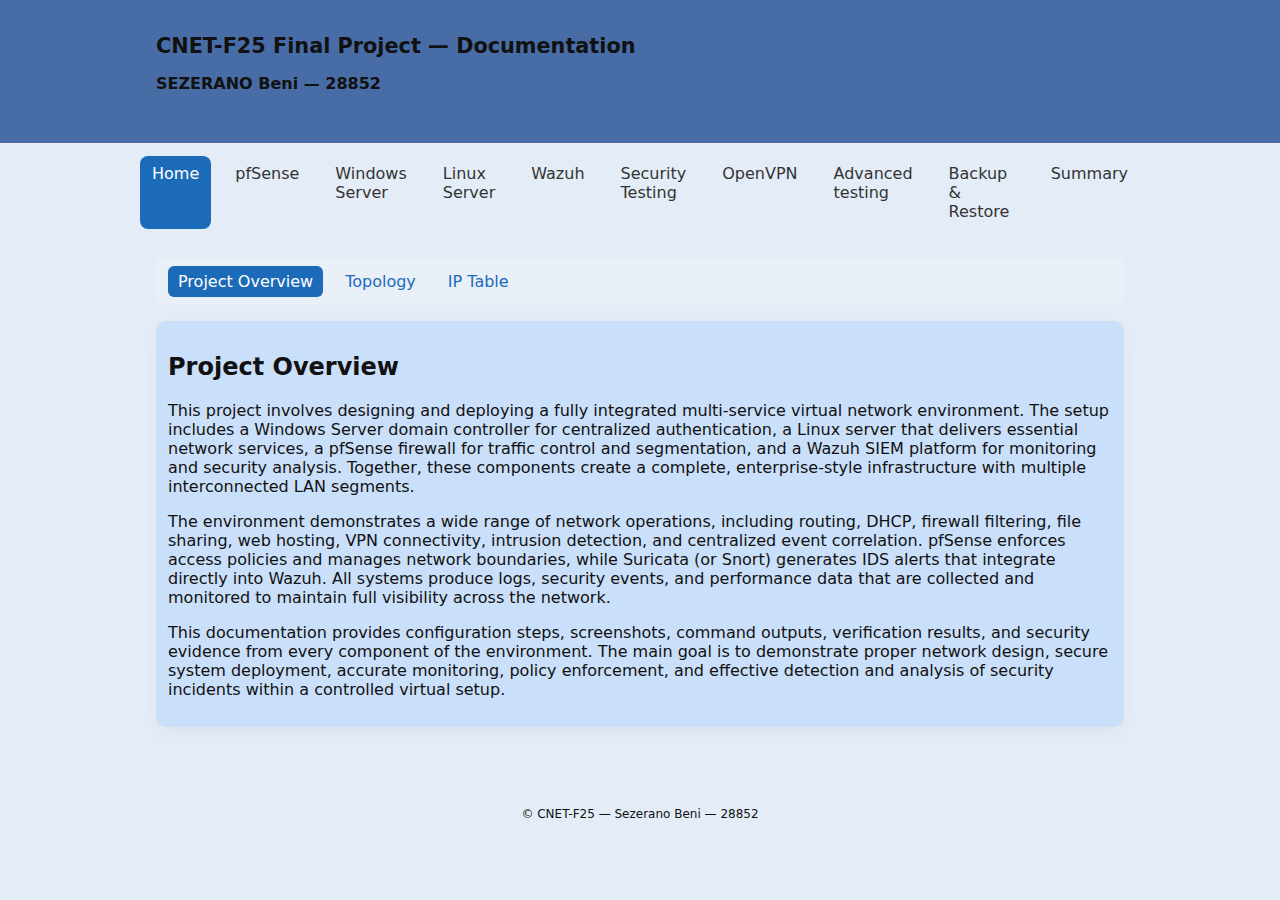
<file: index.html>
<!doctype html>
<html lang="en">
<head>
<meta charset="utf-8">
<meta name="viewport" content="width=device-width,initial-scale=1">
<title>CNET-F25 — Documentation (28852)</title>
<link rel="stylesheet" href="styles.css">
</head>
<body>
<header class="site-header">
<div class="wrap">
<h1>CNET-F25 Final Project — Documentation</h1>
<p><strong>SEZERANO Beni — 28852</strong></p>
</div>
</header>


<nav class="main-nav wrap">
<a href="index.html" class="active">Home</a>
<a href="pfsense.html">pfSense</a>
<a href="windows.html">Windows Server</a>
<a href="linux.html">Linux Server</a>
<a href="wazuh.html">Wazuh</a>
<a href="security.html">Security Testing</a>
<a href="vpn.html">OpenVPN</a>
<a href="advanced.html">Advanced testing</a>
<a href="backups.html">Backup & Restore</a>
<a href="summary.html">Summary</a>
</nav>


<main class="wrap">

    <!-- Sub Navigation -->
    <nav class="sub-nav">
        <a href="#" data-tab="overview" class="sub-active">Project Overview</a>
        <a href="#" data-tab="topology">Topology</a>
        <a href="#" data-tab="iptable">IP Table</a>
    </nav>

    <!-- PROJECT OVERVIEW -->
    <section id="overview" class="card tab-content visible">
        <h2>Project Overview</h2>
        <p>
          This project involves designing and deploying a fully integrated multi-service virtual network environment.
          The setup includes a Windows Server domain controller for centralized authentication, a Linux server that
          delivers essential network services, a pfSense firewall for traffic control and segmentation, and a Wazuh
          SIEM platform for monitoring and security analysis. Together, these components create a complete,
          enterprise-style infrastructure with multiple interconnected LAN segments.
        </p>

        <p>
          The environment demonstrates a wide range of network operations, including routing, DHCP, firewall filtering,
          file sharing, web hosting, VPN connectivity, intrusion detection, and centralized event correlation.
          pfSense enforces access policies and manages network boundaries, while Suricata (or Snort) generates IDS
          alerts that integrate directly into Wazuh. All systems produce logs, security events, and performance data
          that are collected and monitored to maintain full visibility across the network.
        </p>

        <p>
          This documentation provides configuration steps, screenshots, command outputs, verification results,
          and security evidence from every component of the environment. The main goal is to demonstrate proper
          network design, secure system deployment, accurate monitoring, policy enforcement, and effective detection
          and analysis of security incidents within a controlled virtual setup.
        </p>

    </section>

    <!-- TOPOLOGY -->
    <section id="topology" class="card tab-content">
        <h2>Topology & Network Structure</h2>
        <p>The environment consists of two interconnected networks:</p>
        <ul>
            <li><strong>LAN1</strong> — Servers network (pfSense, DC, Linux, Wazuh)</li>
            <li><strong>LAN2</strong> — Client network via DHCP from pfSense</li>
            <li><strong>NAT/Public</strong> — To be used when accessing OpenVPN services and in penetration testing with Kali linux</li>
        </ul>
        <p>
            PfSense acts as the central gateway and firewall, routing traffic between LAN1 and LAN2 
            while enforcing network security rules. Windows Server provides domain services (AD DS & DNS) 
            to both networks. The Linux server hosts additional services and interacts with Wazuh, which 
            collects logs and performs security event analysis across the infrastructure.
        </p>

        <pre>
<strong>LAN1</strong> (192.168.1.0/29):
  pfSense .......... 192.168.1.1
  DC-28852 ......... 192.168.1.2
  LS-28852 ......... 192.168.1.3
  Wazuh ............ 192.168.1.4

<strong>LAN2</strong> (192.168.2.0/29) Clients (DHCP)
        </pre>
    </section>

    <!-- IP TABLE -->
    <section id="iptable" class="card tab-content">
        <h2>IP Address Allocation Table</h2>
        <table class="ip-table">
            <tr>
                <th>Device</th>
                <th>Hostname</th>
                <th>Network</th>
                <th>IP Address</th>
                <th>Description</th>
            </tr>
            <tr>
                <td>Firewall</td>
                <td>pfSense</td>
                <td>LAN1</td>
                <td>192.168.1.1</td>
                <td>Gateway, DHCP, firewall</td>
            </tr>
            <tr>
                <td>Windows Server</td>
                <td>DC-28852</td>
                <td>LAN1</td>
                <td>192.168.1.2</td>
                <td>AD DS and DNS</td>
            </tr>
            <tr>
                <td>Linux Server</td>
                <td>LS-28852</td>
                <td>LAN1</td>
                <td>192.168.1.3</td>
                <td>Services and testing</td>
            </tr>
            <tr>
                <td>Wazuh Server</td>
                <td>Wazuh</td>
                <td>LAN1</td>
                <td>192.168.1.4</td>
                <td>SIEM and log analysis</td>
            </tr>
             <tr>
                <td>Ubuntu client</td>
                <td>LC-28852</td>
                <td>LAN1</td>
                <td>192.168.1.x</td>
                <td>Gets DHCP from linux server</td>
            </tr>
            <tr>
                <td>Clients</td>
                <td>(Auto)</td>
                <td>LAN2</td>
                <td>192.168.2.x</td>
                <td>DHCP from pfSense</td>
            </tr>
        </table>
    </section>

</main>

<!-- TAB SWITCHING SCRIPT -->
<script>
const links = document.querySelectorAll('.sub-nav a');
const tabs = document.querySelectorAll('.tab-content');

links.forEach(link => {
    link.addEventListener('click', e => {
        e.preventDefault();

        // Remove active class from all links
        links.forEach(l => l.classList.remove('sub-active'));

        // Add active class to clicked link
        link.classList.add('sub-active');

        // Hide all tabs
        tabs.forEach(tab => tab.classList.remove('visible'));

        // Show the selected tab
        const target = document.getElementById(link.dataset.tab);
        target.classList.add('visible');
    });
});
</script>



<footer class="site-footer">
<div class="wrap">© CNET-F25 — Sezerano Beni — 28852</div>
</footer>

</body>
</html>
</file>
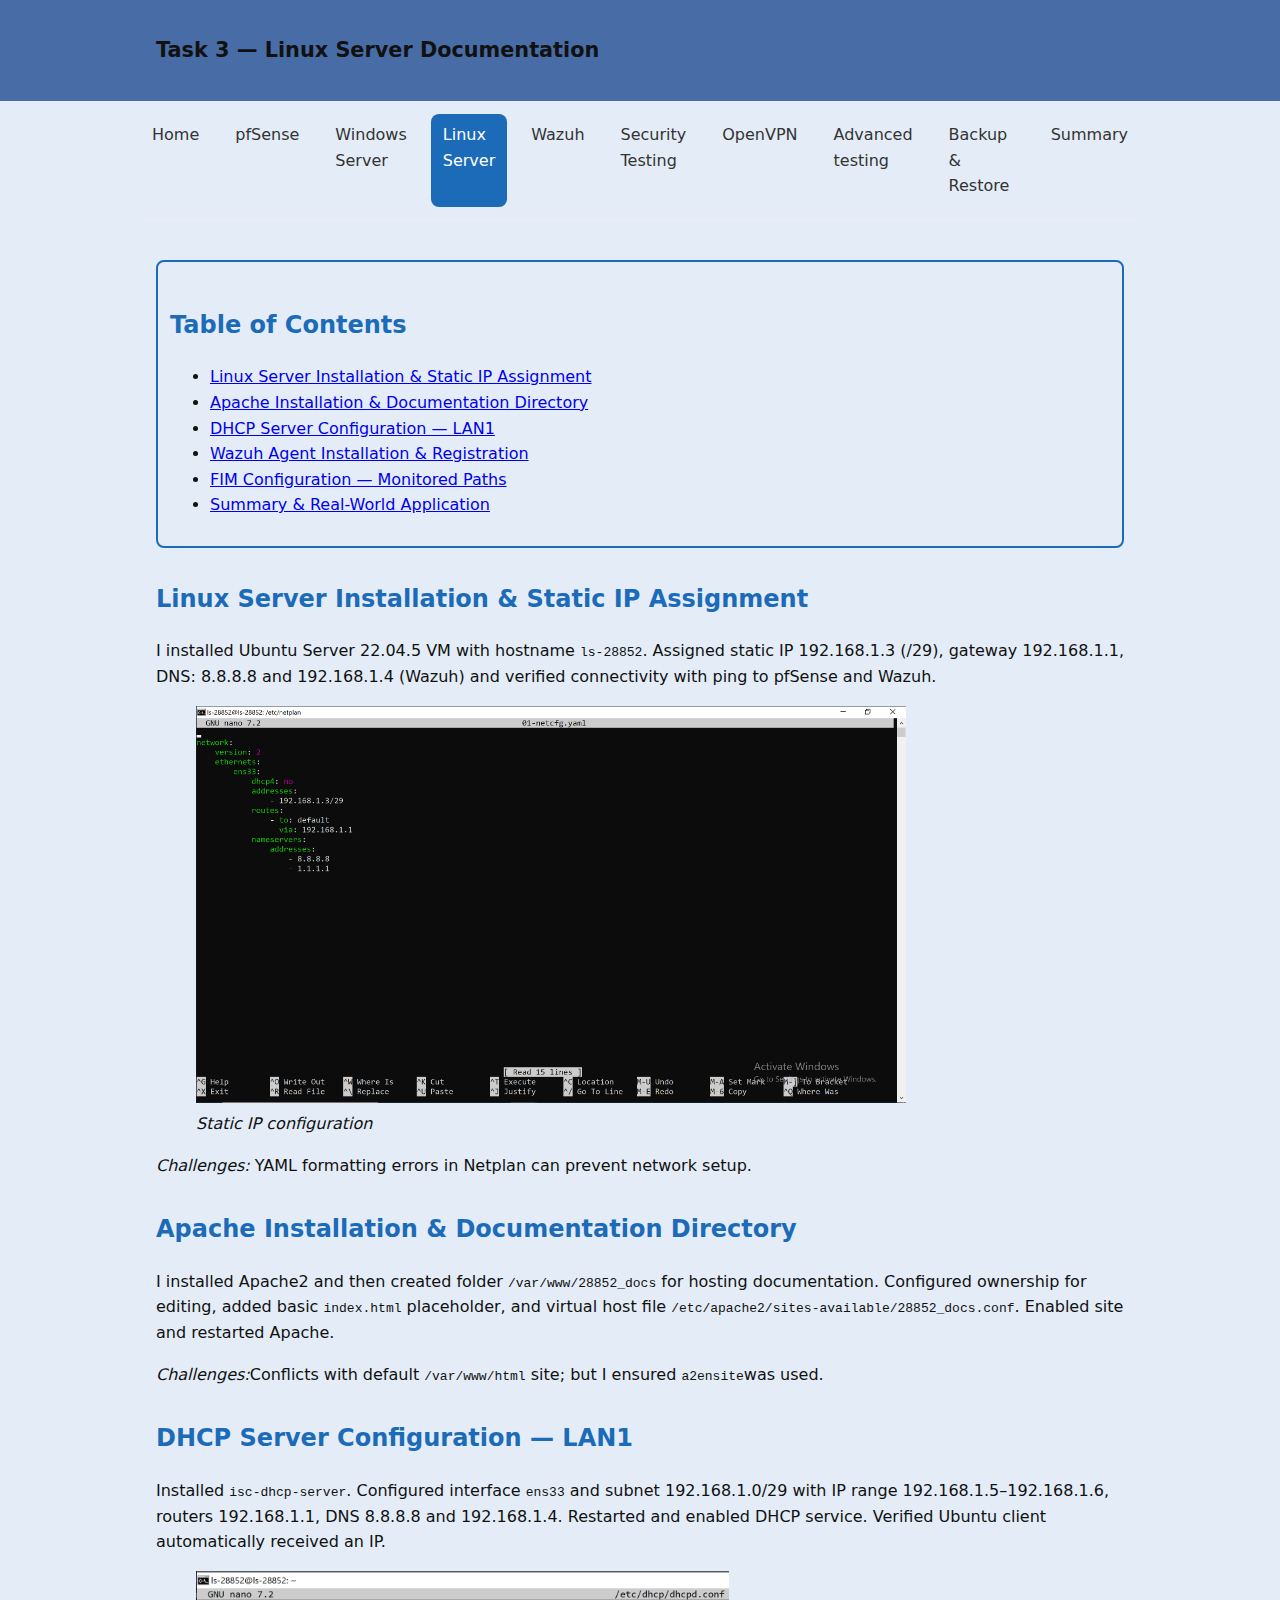
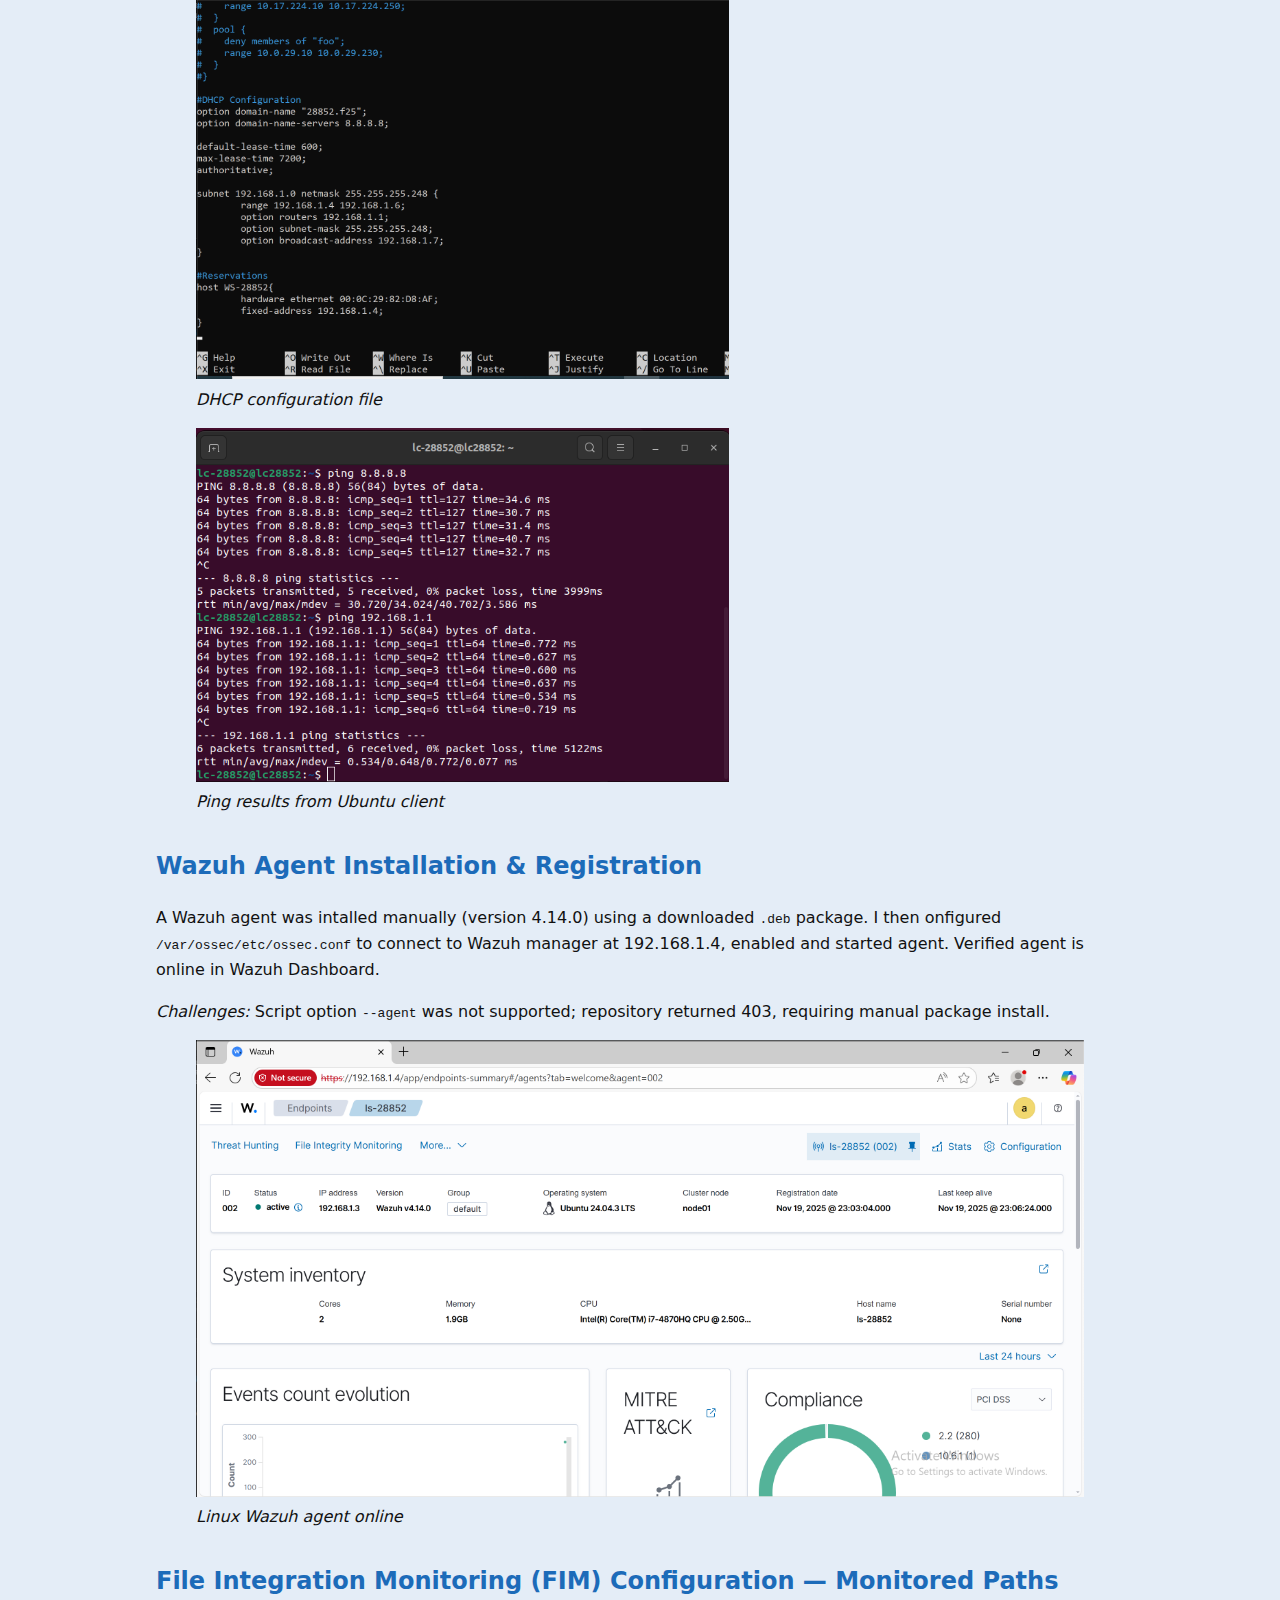
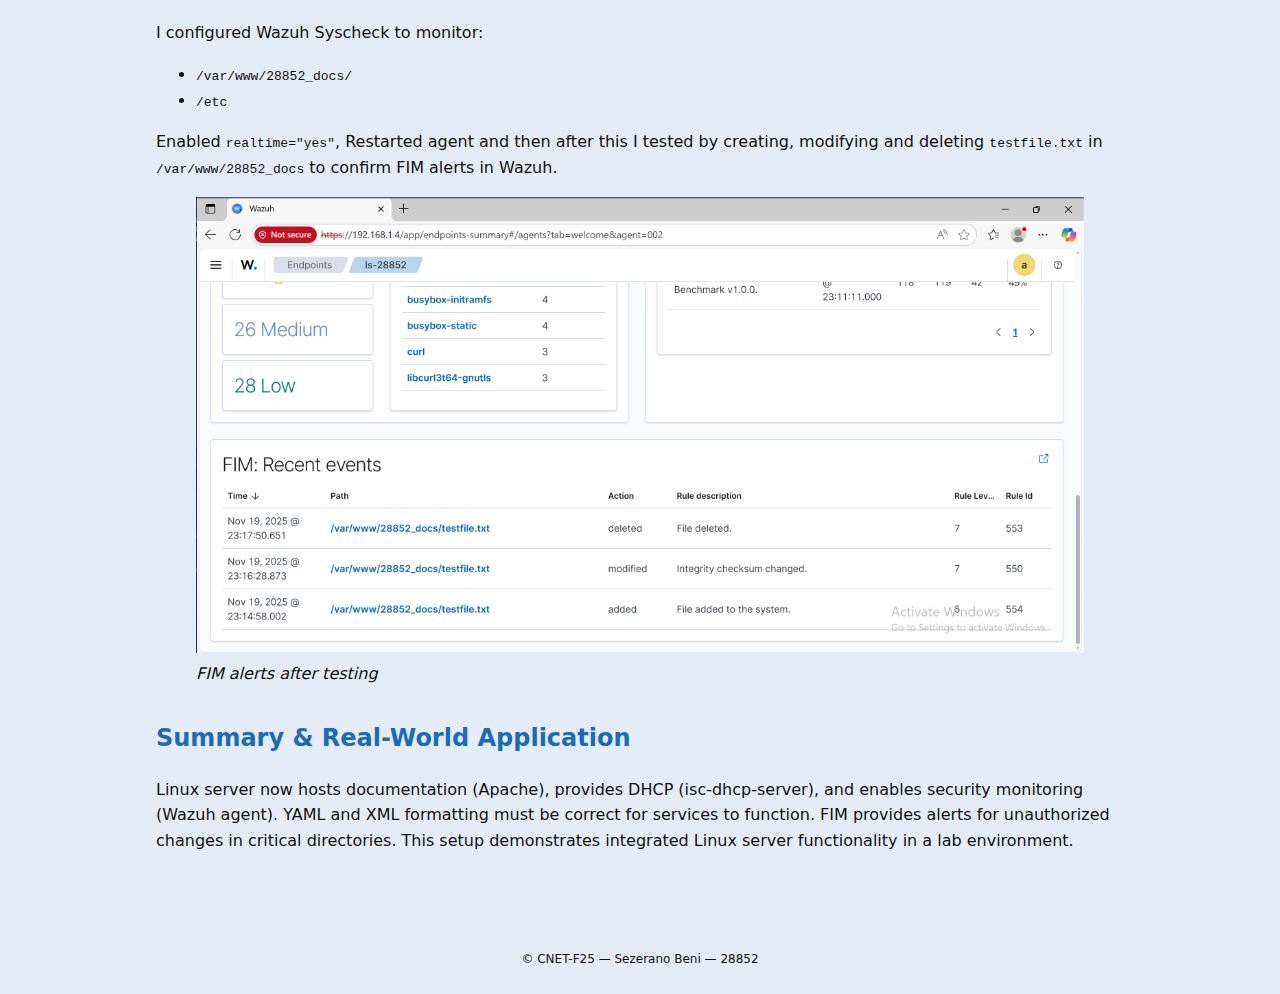
<file: linux.html>
<!doctype html>
<html lang="en">
<head>
<meta charset="utf-8">
<meta name="viewport" content="width=device-width,initial-scale=1">
<title>Linux Server Documentation (28852)</title>
<link rel="stylesheet" href="styles.css">
<style>
/* Extra styling for report-style */
body {
    line-height: 1.6;
}
.main-nav {
    margin-bottom: 24px;
}
.toc {
    border: 2px solid var(--accent);
    padding: 12px;
    margin-bottom: 24px;
    border-radius: 8px;
    background: var(--bg);
}
h2 {
    margin-top: 32px;
    color: var(--accent);
}
p img {
    display: block;
    max-width: 600px;
    margin: 12px 0;
}
</style>
</head>
<body>
<header class="site-header">
    <div class="wrap">
        <h1>Task 3 — Linux Server Documentation</h1>
    </div>
</header>

<nav class="main-nav wrap">
    <a href="index.html">Home</a>
    <a href="pfsense.html">pfSense</a>
    <a href="windows.html">Windows Server</a>
    <a href="linux.html" class="active">Linux Server</a>
    <a href="wazuh.html">Wazuh</a>
    <a href="security.html">Security Testing</a>
    <a href="vpn.html">OpenVPN</a>
    <a href="advanced.html">Advanced testing</a>
    <a href="backups.html">Backup & Restore</a>
    <a href="summary.html">Summary</a>
</nav>

<main class="wrap">

    <!-- Table of Contents -->
    <div class="toc">
        <h2>Table of Contents</h2>
        <ul>
            <li><a href="#install">Linux Server Installation & Static IP Assignment</a></li>
            <li><a href="#apache">Apache Installation & Documentation Directory</a></li>
            <li><a href="#dhcp">DHCP Server Configuration — LAN1</a></li>
            <li><a href="#wazuh">Wazuh Agent Installation & Registration</a></li>
            <li><a href="#fim">FIM Configuration — Monitored Paths</a></li>
            <li><a href="#summary">Summary & Real-World Application</a></li>
        </ul>
    </div>

    <!-- Report content -->
    <h2 id="install">Linux Server Installation & Static IP Assignment</h2>
    <p>
        I installed Ubuntu Server 22.04.5 VM with hostname <code>ls-28852</code>. Assigned static IP 192.168.1.3 (/29), 
        gateway 192.168.1.1, DNS: 8.8.8.8 and 192.168.1.4 (Wazuh) and verified connectivity with ping to pfSense and Wazuh.
    </p>
     <figure>
      <img src="Task3/Static IP on ls-28852.png" width="80%" height="50%">
      <figcaption><em>Static IP configuration</em></figcaption>
    </figure>
    <p><em>Challenges:</em> YAML formatting errors in Netplan can prevent network setup.</p>
    <h2 id="apache">Apache Installation & Documentation Directory</h2>
    <p>
        I installed Apache2 and then created folder <code>/var/www/28852_docs</code> for hosting documentation.  
        Configured ownership for editing, added basic <code>index.html</code> placeholder, and virtual host file 
        <code>/etc/apache2/sites-available/28852_docs.conf</code>. Enabled site and restarted Apache.
    </p>
    <p><em>Challenges:</em>Conflicts with default <code>/var/www/html</code> site; but I ensured <code>a2ensite</code>was used.</p>
    <h2 id="dhcp">DHCP Server Configuration — LAN1</h2>
    <p>
        Installed <code>isc-dhcp-server</code>. Configured interface <code>ens33</code> and subnet 192.168.1.0/29 with IP range 192.168.1.5–192.168.1.6, routers 192.168.1.1, DNS 8.8.8.8 and 192.168.1.4.  
        Restarted and enabled DHCP service. Verified Ubuntu client automatically received an IP.
    </p>
     <figure>
      <img src="Task3/DHCP configuration.png" width="60%" height="50%">
      <figcaption><em>DHCP configuration file</em></figcaption>
    </figure>
     <figure>
      <img src="Task3/Pinging results.png" width="60%" height="50%">
      <figcaption><em>Ping results from Ubuntu client</em></figcaption>
    </figure>

    <h2 id="wazuh">Wazuh Agent Installation & Registration</h2>
    <p>
        A Wazuh agent was intalled manually (version 4.14.0) using a downloaded <code>.deb</code> package. I then onfigured <code>/var/ossec/etc/ossec.conf</code> to connect to Wazuh manager at 192.168.1.4,
        enabled and started agent. Verified agent is online in Wazuh Dashboard.
    </p>
    <p><em>Challenges:</em> Script option <code>--agent</code> was not supported; repository returned 403, requiring manual package install.</p>
 <figure>
      <img src="Task3/Wazuh agent online.png" width="100%" height="50%">
      <figcaption><em>Linux Wazuh agent online</em></figcaption>
    </figure>
    <h2 id="fim">File Integration Monitoring (FIM) Configuration — Monitored Paths</h2>
    <p>
        I configured Wazuh Syscheck to monitor:
        <ul>
            <li><code>/var/www/28852_docs/</code></li>
            <li><code>/etc</code></li>
        </ul>
        Enabled <code>realtime="yes"</code>, Restarted agent and then after this I tested by creating, modifying and deleting <code>testfile.txt</code> in <code>/var/www/28852_docs</code> to confirm FIM alerts in Wazuh.
    </p>
     <figure>
      <img src="Task3/FIM on Linux server.png" width="100%" height="50%">
      <figcaption><em>FIM alerts after testing</em></figcaption>
    </figure>
    <h2 id="summary">Summary & Real-World Application</h2>
    <p>
        Linux server now hosts documentation (Apache), provides DHCP (isc-dhcp-server), and enables security monitoring (Wazuh agent).  
        YAML and XML formatting must be correct for services to function. FIM provides alerts for unauthorized changes in critical directories.  
        This setup demonstrates integrated Linux server functionality in a lab environment.
    </p>
</main>

<footer class="site-footer">
<div class="wrap">© CNET-F25 — Sezerano Beni — 28852</div>
</footer>

<!-- Return to Top Button -->
<button id="topBtn" title="Go to top">↑ Top</button>

<script>
// Scroll button functionality
let topButton = document.getElementById("topBtn");
window.onscroll = function() {scrollFunction()};
function scrollFunction() {
    if (document.body.scrollTop > 200 || document.documentElement.scrollTop > 200) {
        topButton.style.display = "block";
    } else {
        topButton.style.display = "none";
    }
}
topButton.onclick = function() {
    window.scrollTo({ top: 0, behavior: 'smooth' });
};
</script>
</body>
</html>
</file>
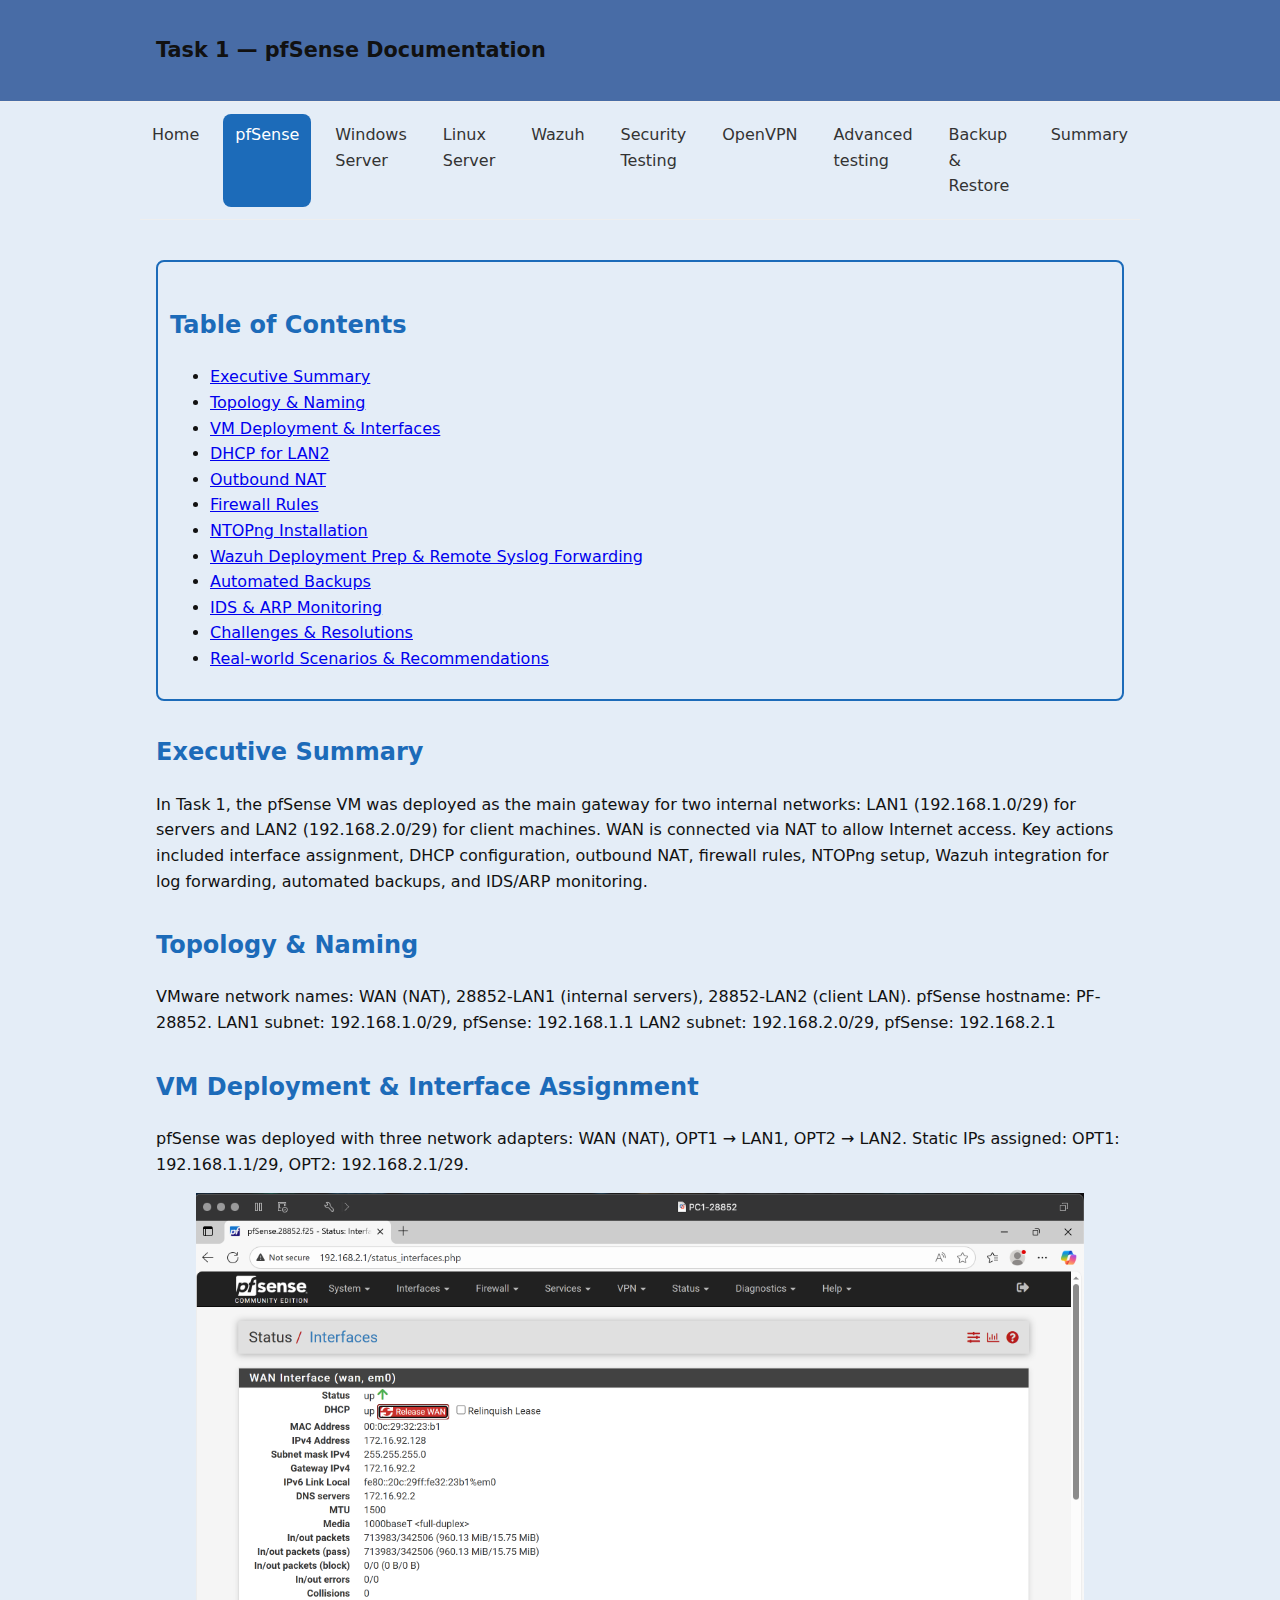
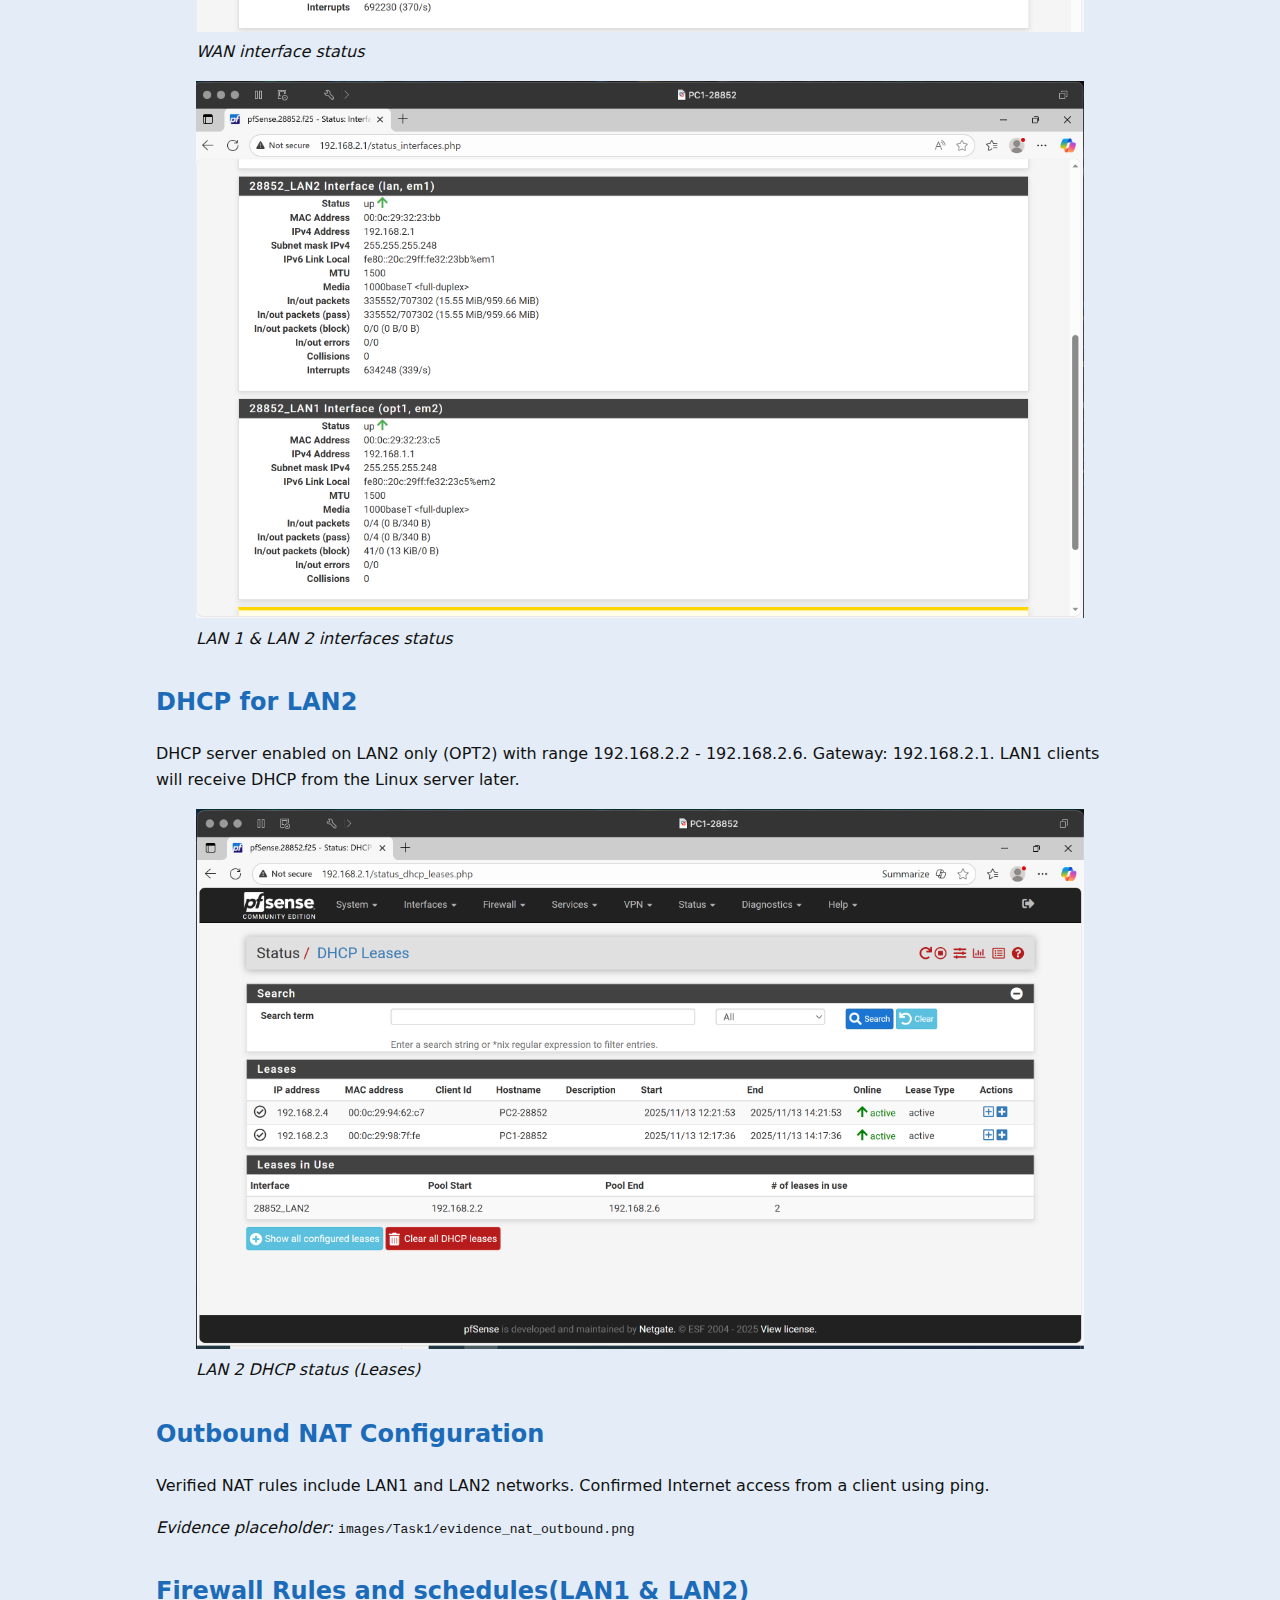
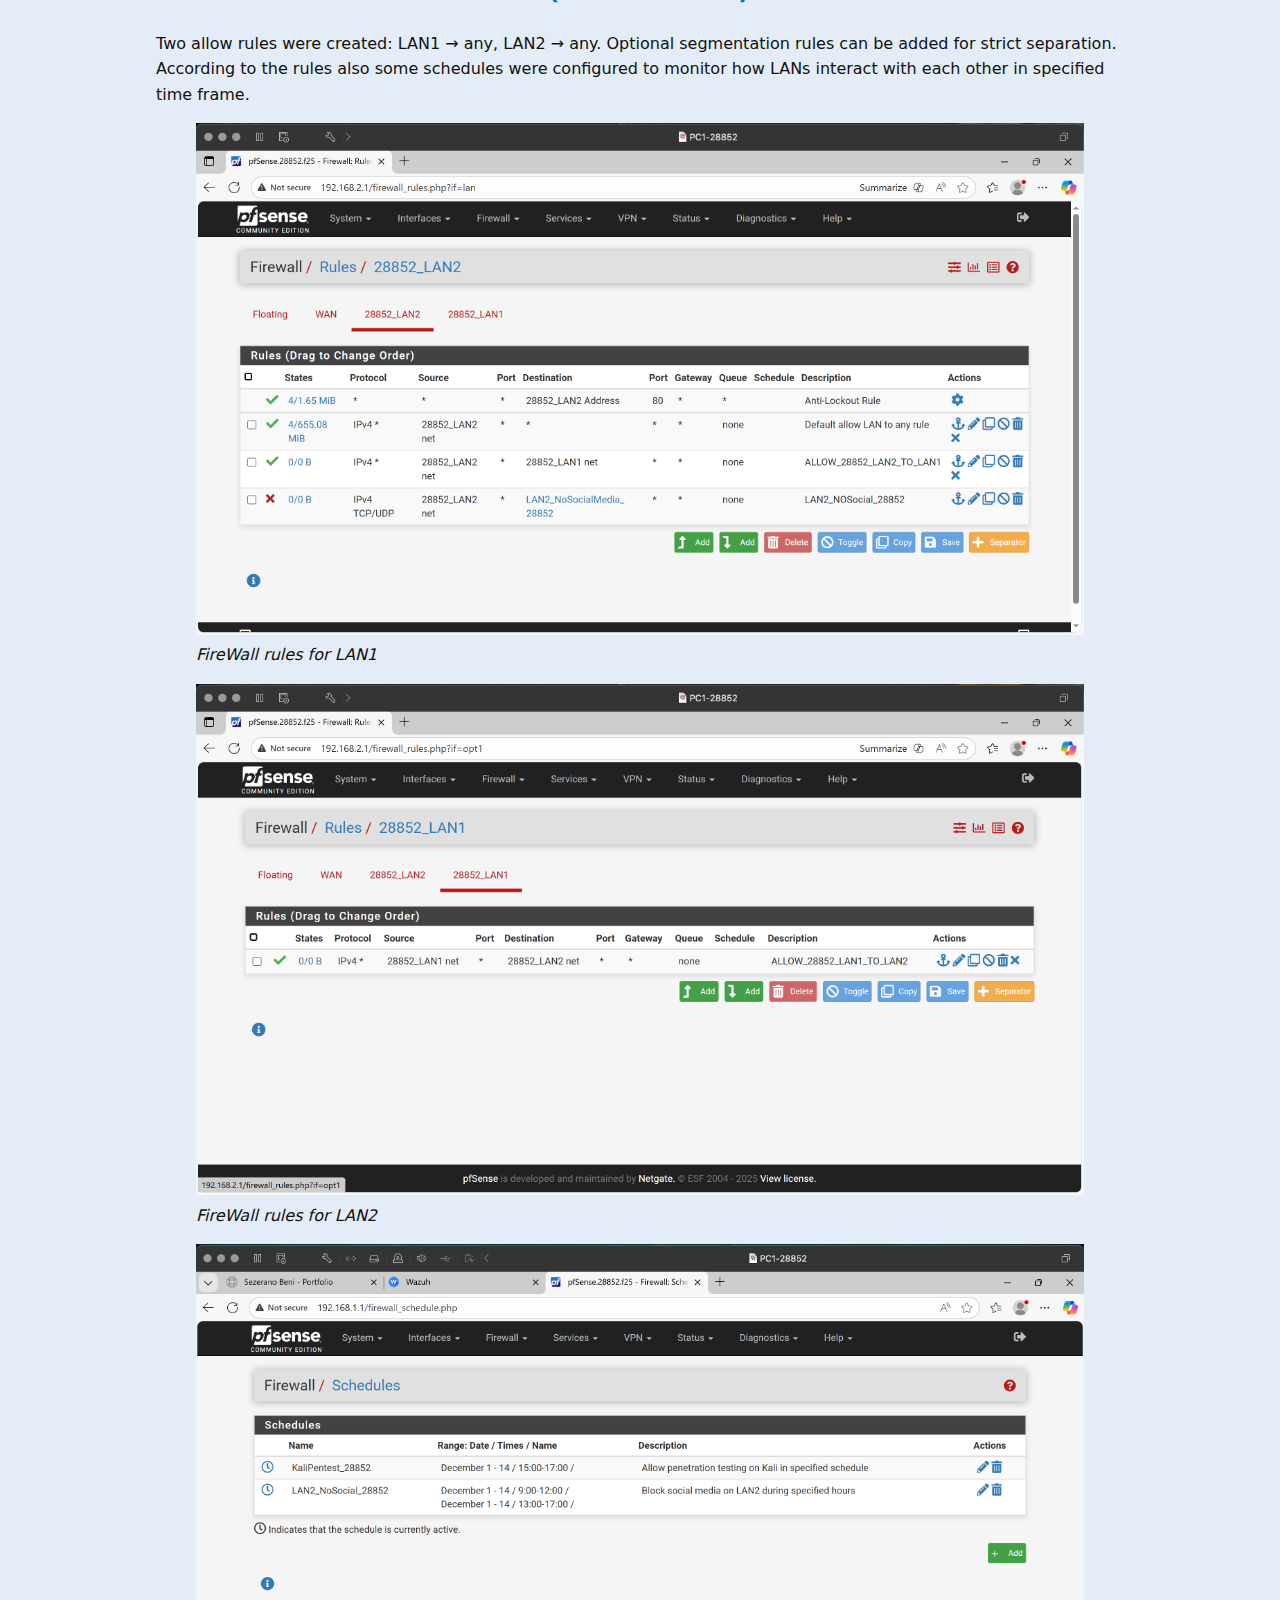
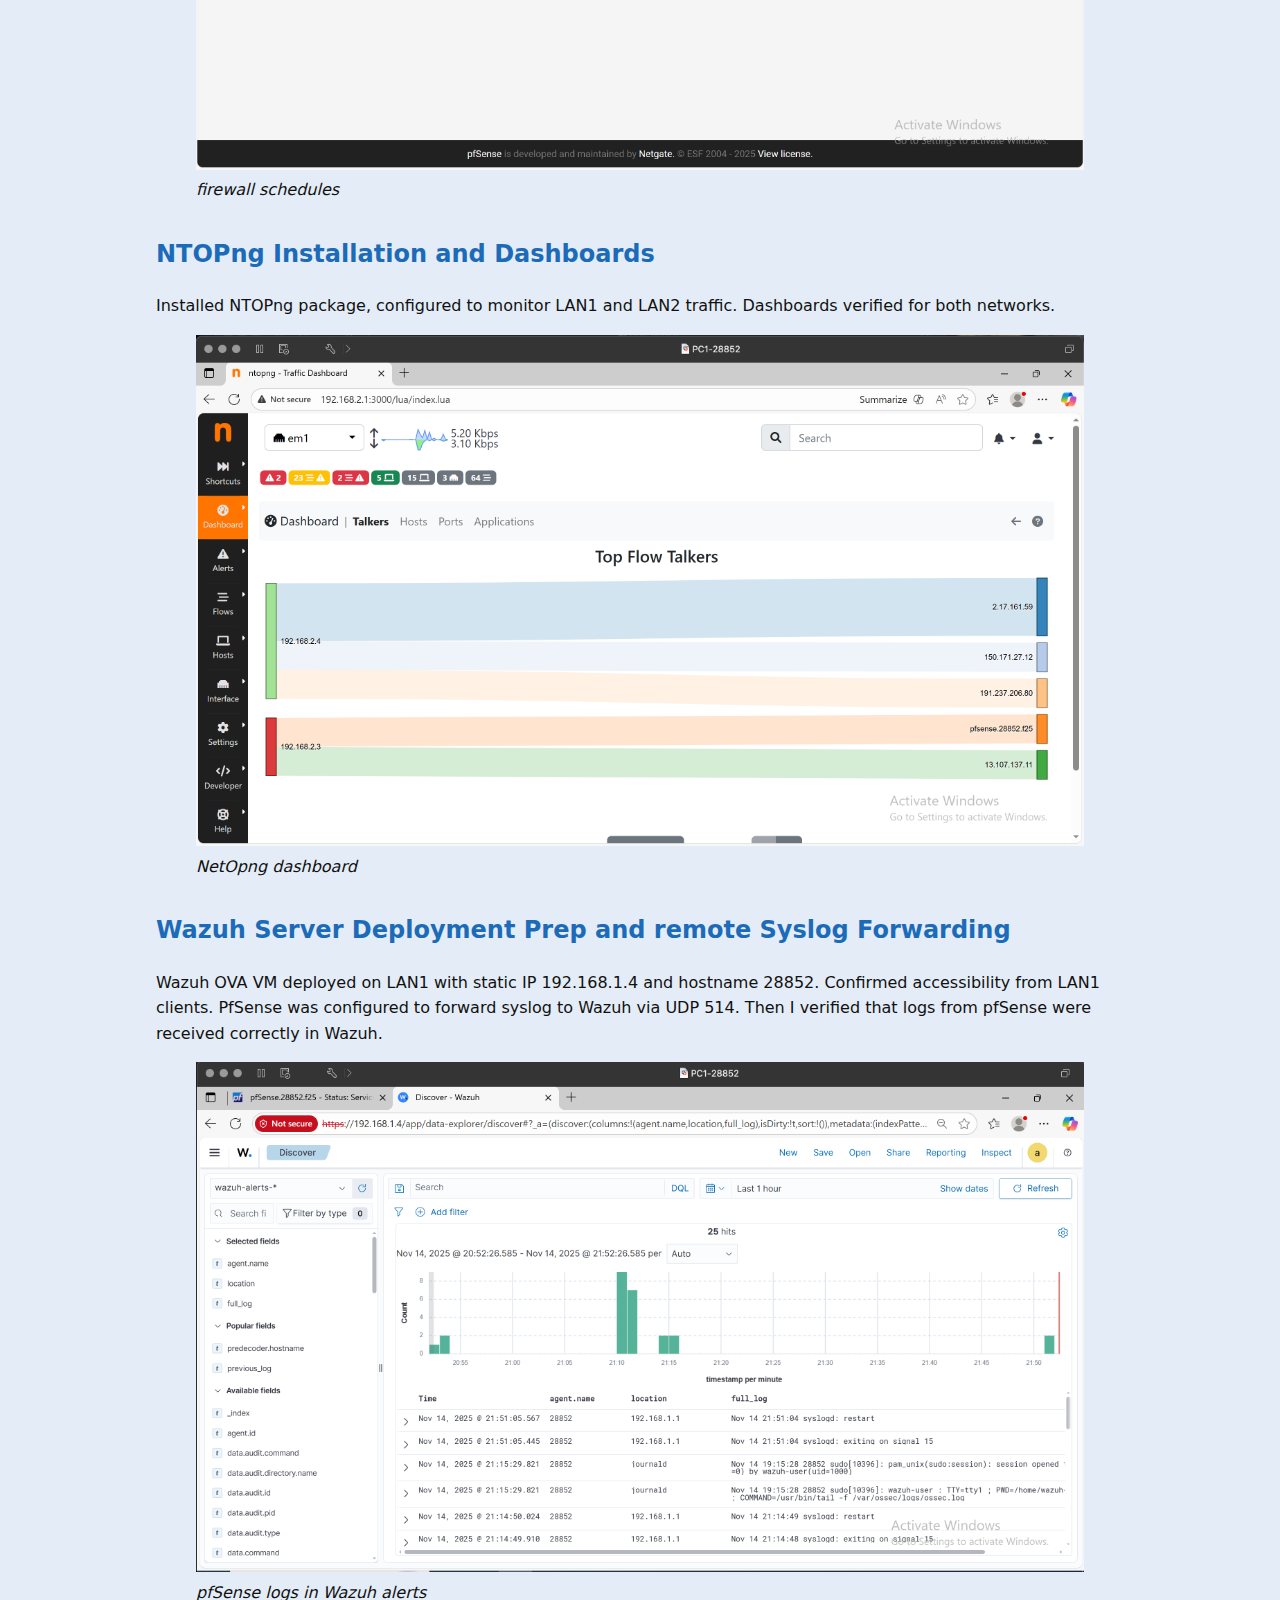
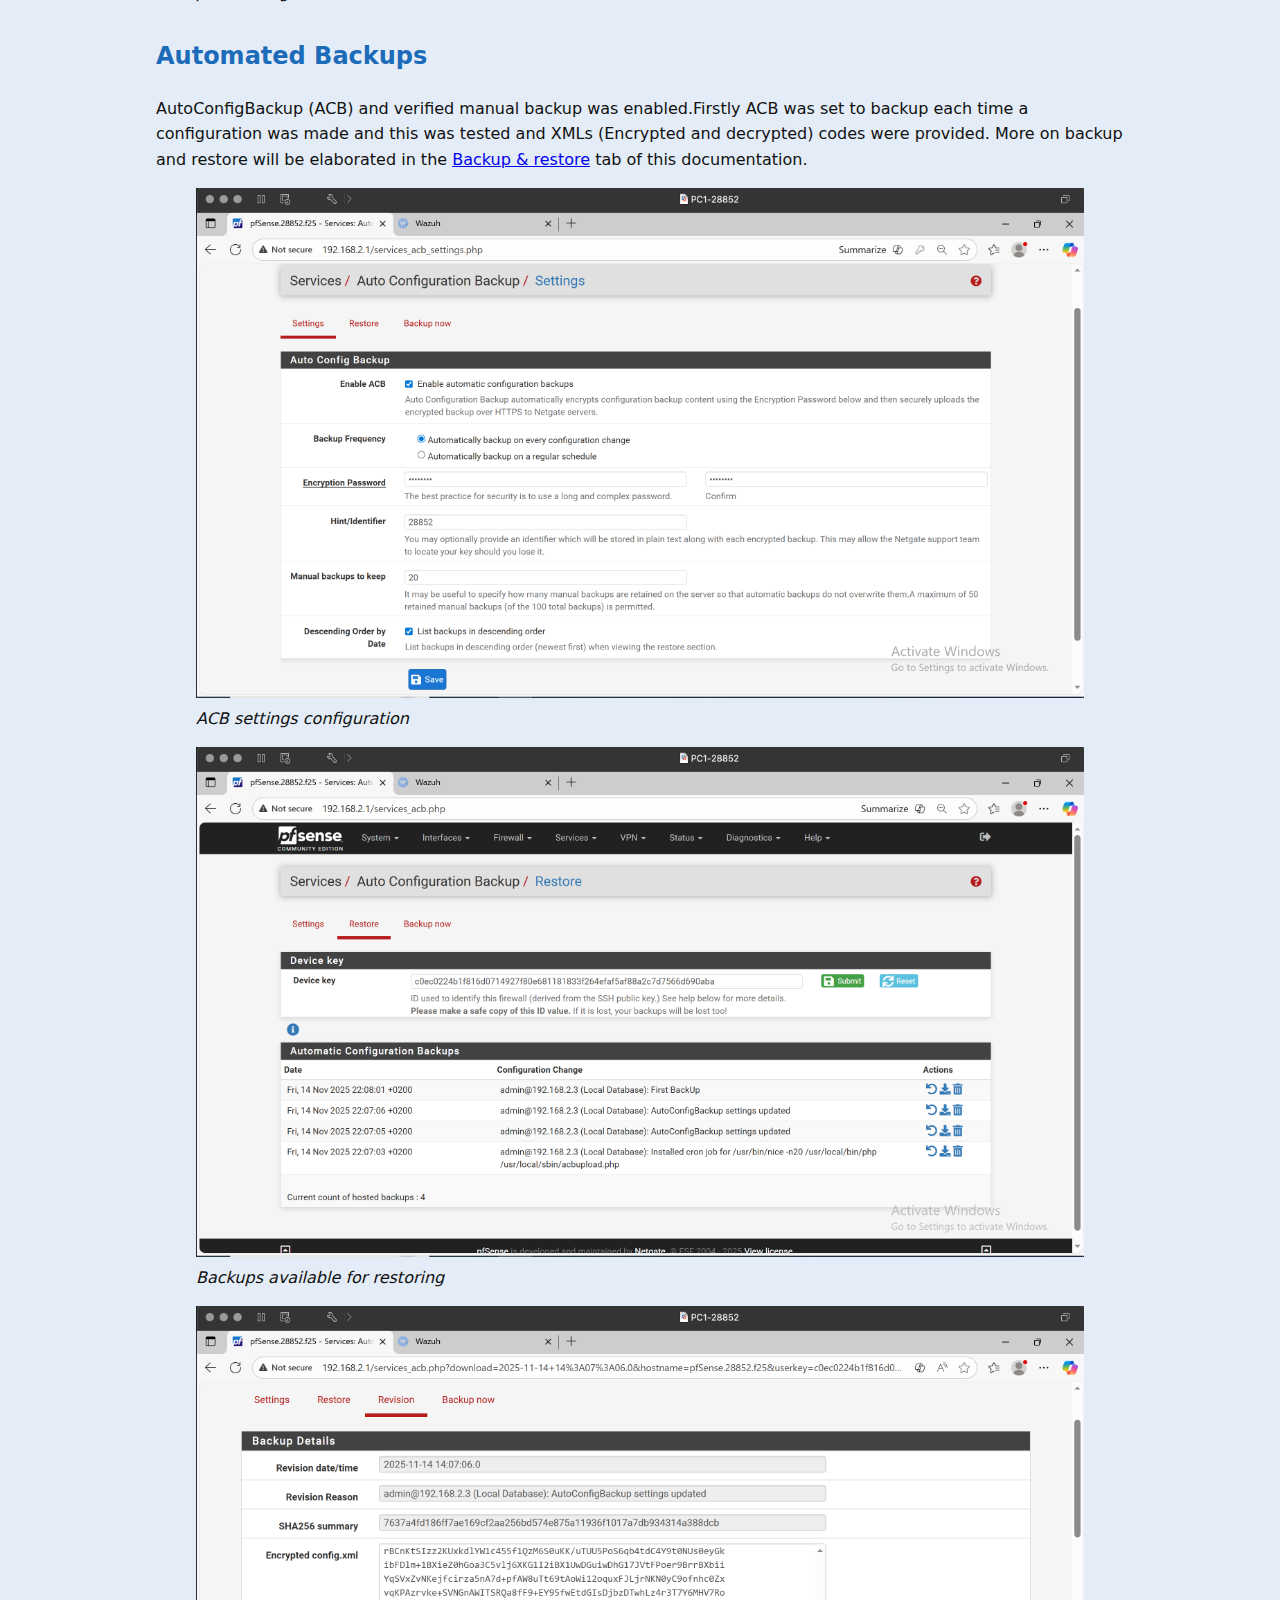
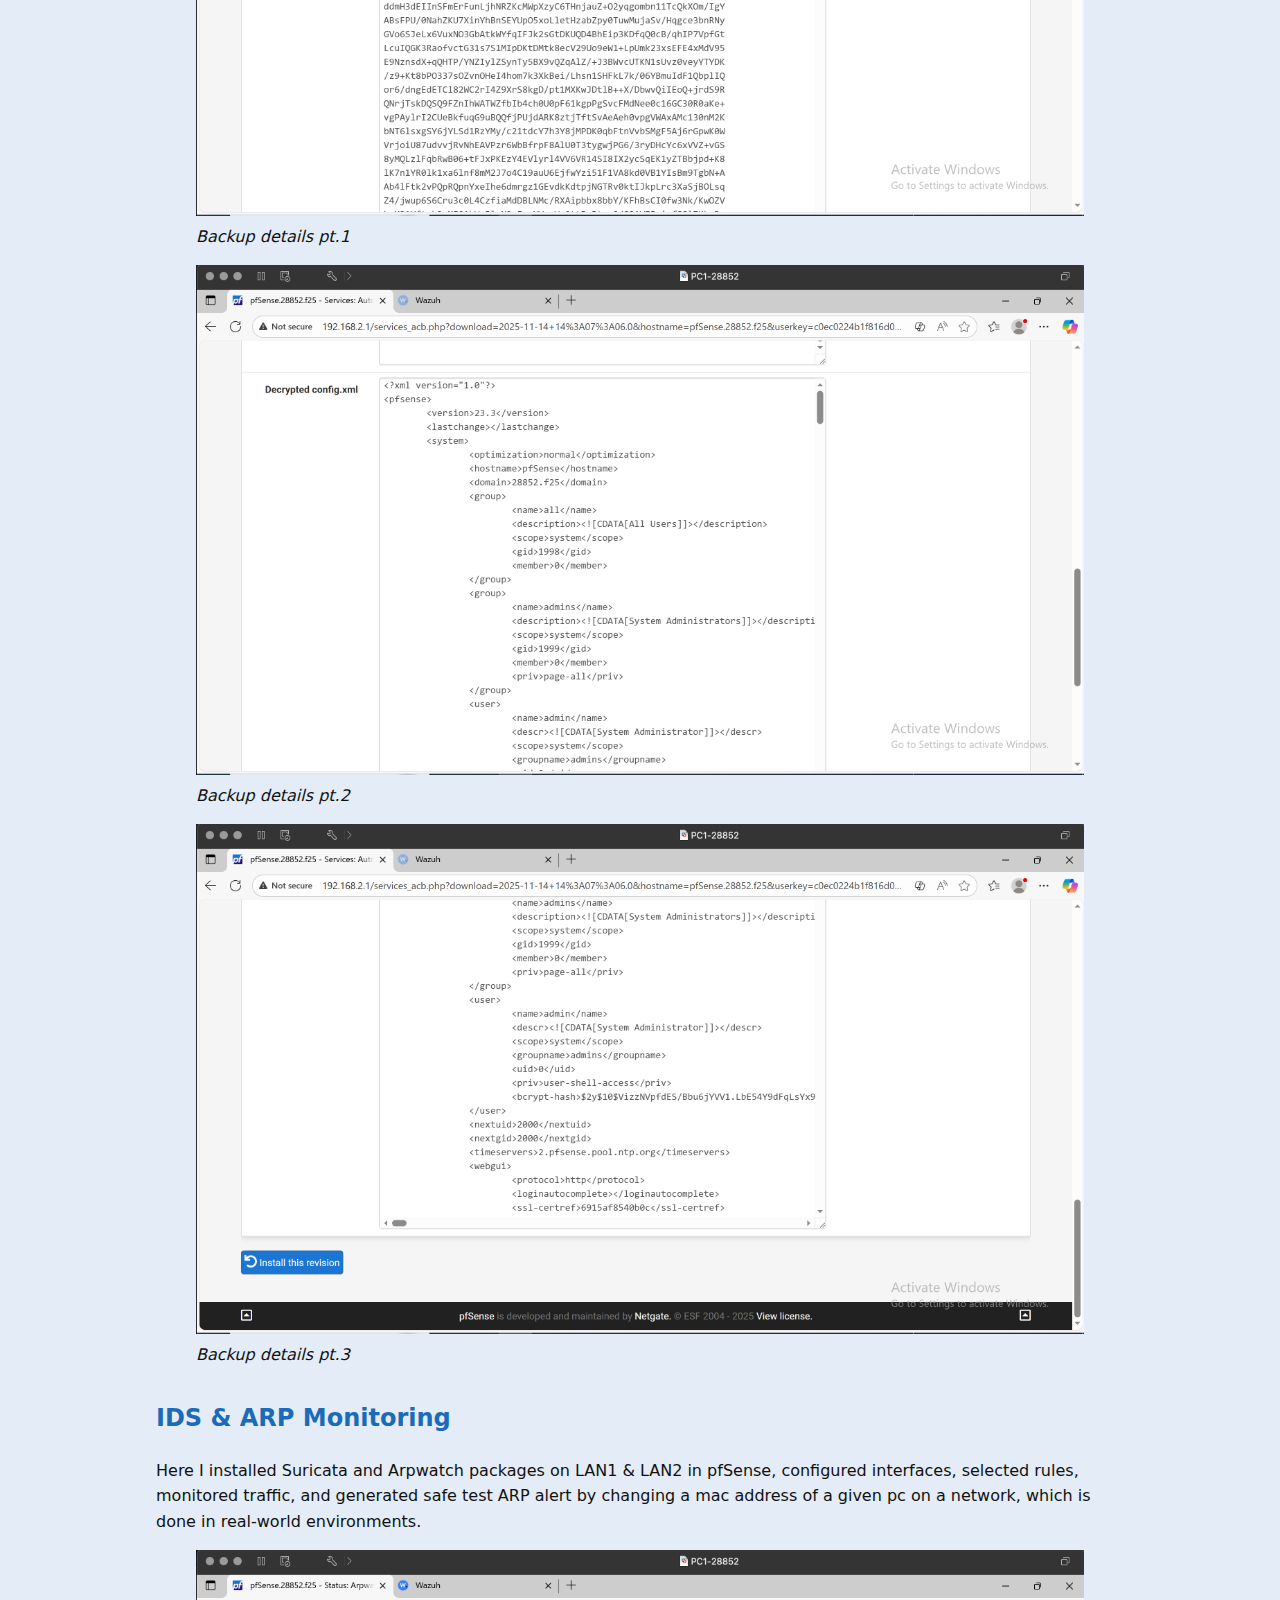
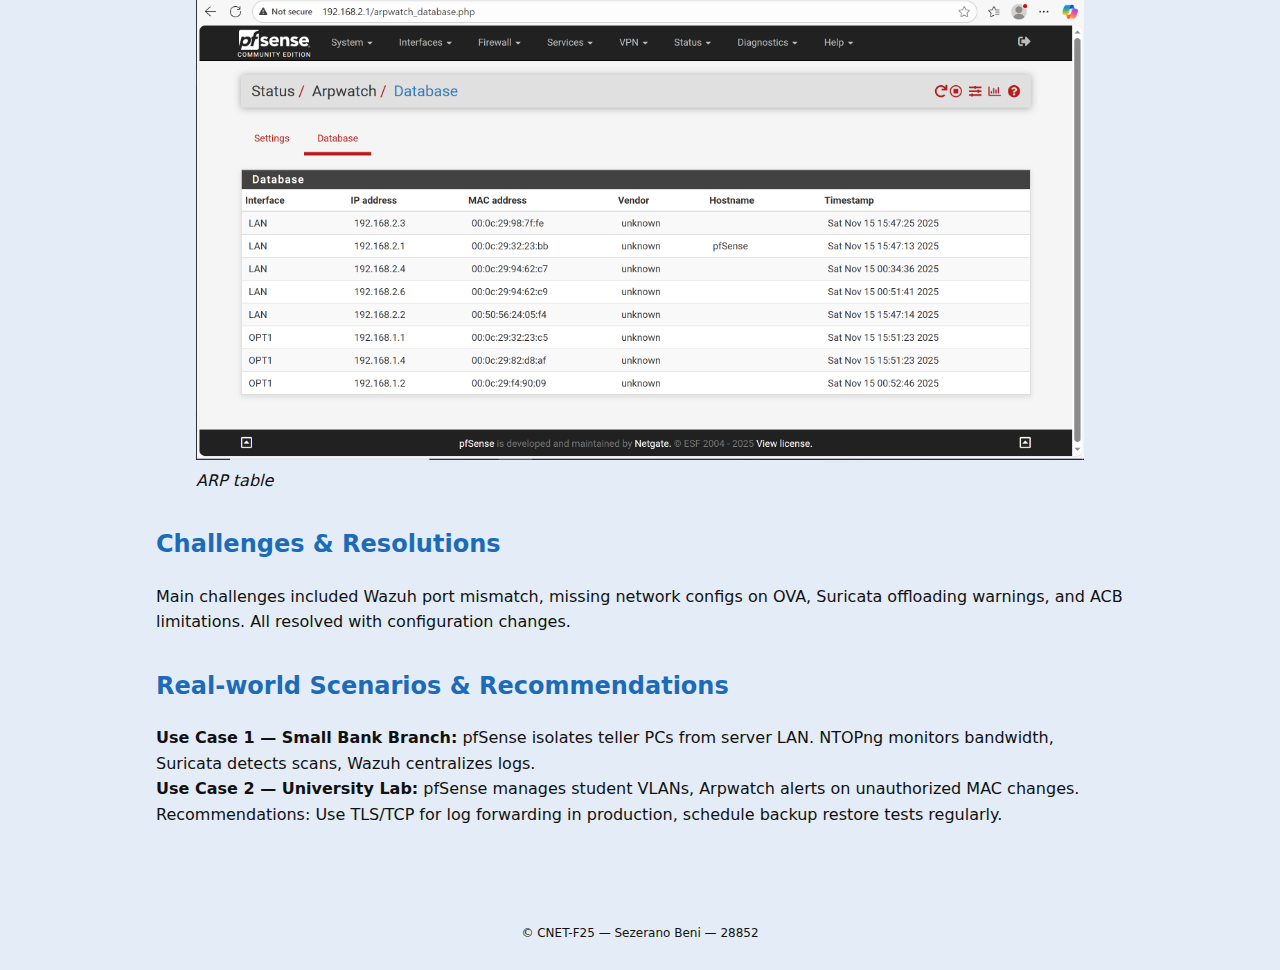
<file: pfsense.html>
<!doctype html>
<html lang="en">
<head>
<meta charset="utf-8">
<meta name="viewport" content="width=device-width,initial-scale=1">
<title>pfSense Documentation (28852)</title>
<link rel="stylesheet" href="styles.css">
<style>
/* Extra styling for report-style */
body {
    line-height: 1.6;
}
.main-nav {
    margin-bottom: 24px;
}
.toc {
    border: 2px solid var(--accent);
    padding: 12px;
    margin-bottom: 24px;
    border-radius: 8px;
    background: var(--bg);
}
h2 {
    margin-top: 32px;
    color: var(--accent);
}
p img {
    display: block;
    max-width: 600px;
    margin: 12px 0;
}
</style>
</head>
<body>
<header class="site-header">
    <div class="wrap">
        <h1>Task 1 — pfSense Documentation</h1>
    </div>
</header>

<nav class="main-nav wrap">
    <a href="index.html">Home</a>
    <a href="pfsense.html" class="active">pfSense</a>
    <a href="windows.html">Windows Server</a>
    <a href="linux.html">Linux Server</a>
    <a href="wazuh.html">Wazuh</a>
    <a href="security.html">Security Testing</a>
    <a href="vpn.html">OpenVPN</a>
    <a href="advanced.html">Advanced testing</a>
    <a href="backups.html">Backup & Restore</a>
    <a href="summary.html">Summary</a>
</nav>

<main class="wrap">

    <!-- Table of Contents -->
    <div class="toc">
        <h2>Table of Contents</h2>
        <ul>
            <li><a href="#executive">Executive Summary</a></li>
            <li><a href="#topology">Topology & Naming</a></li>
            <li><a href="#vm">VM Deployment & Interfaces</a></li>
            <li><a href="#dhcp">DHCP for LAN2</a></li>
            <li><a href="#nat">Outbound NAT</a></li>
            <li><a href="#firewall">Firewall Rules</a></li>
            <li><a href="#ntopng">NTOPng Installation</a></li>
            <li><a href="#wazuh">Wazuh Deployment Prep & Remote Syslog Forwarding</a></li>
            <li><a href="#backup">Automated Backups</a></li>
            <li><a href="#ids">IDS & ARP Monitoring</a></li>
            <li><a href="#challenges">Challenges & Resolutions</a></li>
            <li><a href="#scenarios">Real-world Scenarios & Recommendations</a></li>
        </ul>
    </div>

    <!-- Report content -->
    <h2 id="executive">Executive Summary</h2>
    <p>
        In Task 1, the pfSense VM was deployed as the main gateway for two internal networks: 
        LAN1 (192.168.1.0/29) for servers and LAN2 (192.168.2.0/29) for client machines. 
        WAN is connected via NAT to allow Internet access.  
        Key actions included interface assignment, DHCP configuration, outbound NAT, firewall rules, 
        NTOPng setup, Wazuh integration for log forwarding, automated backups, and IDS/ARP monitoring.
    </p>

    <h2 id="topology">Topology & Naming</h2>
    <p>
        VMware network names: WAN (NAT), 28852-LAN1 (internal servers), 28852-LAN2 (client LAN).  
        pfSense hostname: PF-28852.
        LAN1 subnet: 192.168.1.0/29, pfSense: 192.168.1.1  
        LAN2 subnet: 192.168.2.0/29, pfSense: 192.168.2.1
    </p>

    <h2 id="vm">VM Deployment & Interface Assignment</h2>
    <p>
        pfSense was deployed with three network adapters: WAN (NAT), OPT1 → LAN1, OPT2 → LAN2.  
        Static IPs assigned: OPT1: 192.168.1.1/29, OPT2: 192.168.2.1/29.
    </p>
    <figure>
      <img src="Task1/1.Interface Status1.png" width="100%" height="50%">
      <figcaption><em>WAN interface status</em></figcaption>
    </figure>
    
    <figure>
      <img src="Task1/2.Interface Status2.png" width="100%" height="50%">
      <figcaption><em>LAN 1 & LAN 2 interfaces status</em></figcaption>
    </figure>

    <h2 id="dhcp">DHCP for LAN2</h2>
    <p>
        DHCP server enabled on LAN2 only (OPT2) with range 192.168.2.2 - 192.168.2.6. Gateway: 192.168.2.1.  
        LAN1 clients will receive DHCP from the Linux server later.
    </p>
    <figure>
      <img src="Task1/7.DHCP Leases.png" width="100%" height="50%">
      <figcaption><em>LAN 2 DHCP status (Leases)</em></figcaption>
    </figure>
    

    <h2 id="nat">Outbound NAT Configuration</h2>
    <p>
        Verified NAT rules include LAN1 and LAN2 networks. Confirmed Internet access from a client using ping.
    </p>
    <p><em>Evidence placeholder:</em> <code>images/Task1/evidence_nat_outbound.png</code></p>

    <h2 id="firewall">Firewall Rules and schedules(LAN1 & LAN2)</h2>
    <p>
        Two allow rules were created: LAN1 → any, LAN2 → any. Optional segmentation rules can be added for strict separation. According to the rules also some schedules were configured to monitor how LANs interact with each other in specified time frame.
    </p>
    <figure>
      <img src="Task1/8.FireWall rules.png" width="100%" height="50%">
      <figcaption><em>FireWall rules for LAN1</em></figcaption>
    </figure>
    <figure>
      <img src="Task1/9.Firewall rules L1.png" width="100%" height="50%">
      <figcaption><em>FireWall rules for LAN2</em></figcaption>
    </figure>
    <figure>
      <img src="Task1/10.FireWall schedules.png" width="100%" height="50%">
      <figcaption><em>firewall schedules</em></figcaption>
    </figure>

    <h2 id="ntopng">NTOPng Installation and Dashboards</h2>
    <p>
        Installed NTOPng package, configured to monitor LAN1 and LAN2 traffic. Dashboards verified for both networks.
    </p>
    <figure>
      <img src="Task1/11.NetOpng.png" width="100%" height="50%">
      <figcaption><em>NetOpng dashboard</em></figcaption>
    </figure>
    

    <h2 id="wazuh">Wazuh Server Deployment Prep and remote Syslog Forwarding</h2>
    <p>
        Wazuh OVA VM deployed on LAN1 with static IP 192.168.1.4 and hostname 28852. Confirmed accessibility from LAN1 clients.
        PfSense was configured to forward syslog to Wazuh via UDP 514. Then I verified that logs from pfSense were received correctly in Wazuh.
    </p>
    <figure>
      <img src="Task1/12.Wazuh Pfsense logs.png" width="100%" height="50%">
      <figcaption><em>pfSense logs in Wazuh alerts</em></figcaption>
    </figure>

    <h2 id="backup">Automated Backups</h2>
    <p>
        AutoConfigBackup (ACB) and verified manual backup was enabled.Firstly ACB was set to backup each time a configuration was made and this was tested and XMLs (Encrypted and decrypted) codes were provided. More on backup and restore will be elaborated in the <a href="backups.html">Backup & restore</a> tab of this documentation.
    </p>
    <figure>
      <img src="Task1/13.Back up settings.png" width="100%" height="50%">
      <figcaption><em>ACB settings configuration</em></figcaption>
    </figure> 

    <figure>
      <img src="Task1/14.Hostd backups.png" width="100%" height="50%">
      <figcaption><em>Backups available for restoring</em></figcaption>
    </figure>

    <figure>
      <img src="Task1/15.Backup info 1.png" width="100%" height="50%">
      <figcaption><em>Backup details pt.1</em></figcaption>
    </figure>

    <figure>
      <img src="Task1/16.Backup info 2.png" width="100%" height="50%">
      <figcaption><em>Backup details pt.2</em></figcaption>
    </figure>

    <figure>
      <img src="Task1/17.Backup info 3.png" width="100%" height="50%">
      <figcaption><em>Backup details pt.3</em></figcaption>
    </figure>

    <h2 id="ids">IDS & ARP Monitoring</h2>
    <p>
        Here I installed Suricata and Arpwatch packages on LAN1 & LAN2 in pfSense, configured interfaces, selected rules, monitored traffic, and generated safe test ARP alert by changing a mac address of a given pc on a network, which is done in real-world environments.
    </p>
    <figure>
      <img src="Task1/20.ARP table.png" width="100%" height="50%">
      <figcaption><em>ARP table </em></figcaption>
    </figure>

    <h2 id="challenges">Challenges & Resolutions</h2>
    <p>
        Main challenges included Wazuh port mismatch, missing network configs on OVA, Suricata offloading warnings, and ACB limitations. All resolved with configuration changes.
    </p>

    <h2 id="scenarios">Real-world Scenarios & Recommendations</h2>
    <p>
        <strong>Use Case 1 — Small Bank Branch:</strong> pfSense isolates teller PCs from server LAN. NTOPng monitors bandwidth, Suricata detects scans, Wazuh centralizes logs.<br>
        <strong>Use Case 2 — University Lab:</strong> pfSense manages student VLANs, Arpwatch alerts on unauthorized MAC changes.<br>
        Recommendations: Use TLS/TCP for log forwarding in production, schedule backup restore tests regularly.
    </p>

</main>

<footer class="site-footer">
<div class="wrap">© CNET-F25 — Sezerano Beni — 28852</div>
</footer>
<!-- Return to Top Button -->
<button id="topBtn" title="Go to top">↑ Top</button>

<script>
// Scroll button functionality
let topButton = document.getElementById("topBtn");
window.onscroll = function() {scrollFunction()};
function scrollFunction() {
    if (document.body.scrollTop > 200 || document.documentElement.scrollTop > 200) {
        topButton.style.display = "block";
    } else {
        topButton.style.display = "none";
    }
}
topButton.onclick = function() {
    window.scrollTo({ top: 0, behavior: 'smooth' });
};
</script>
</body>
</html>
</file>
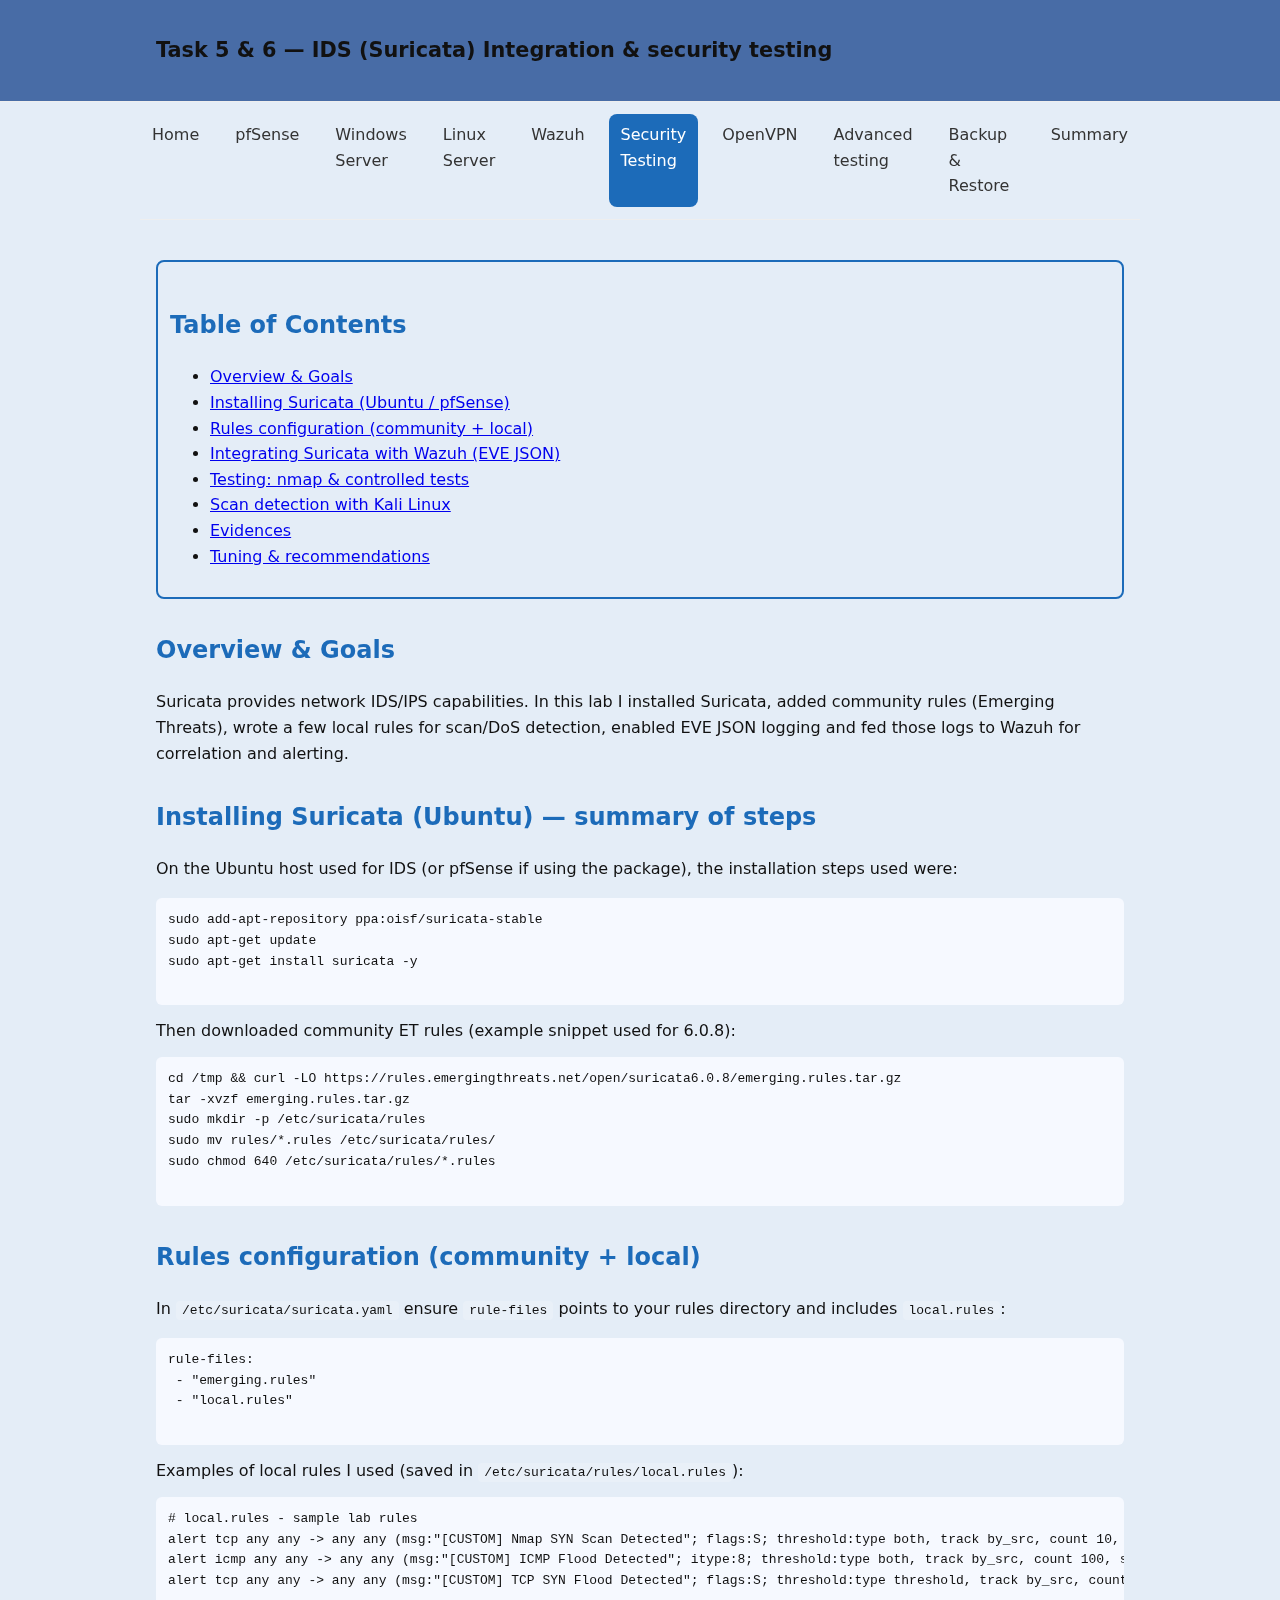
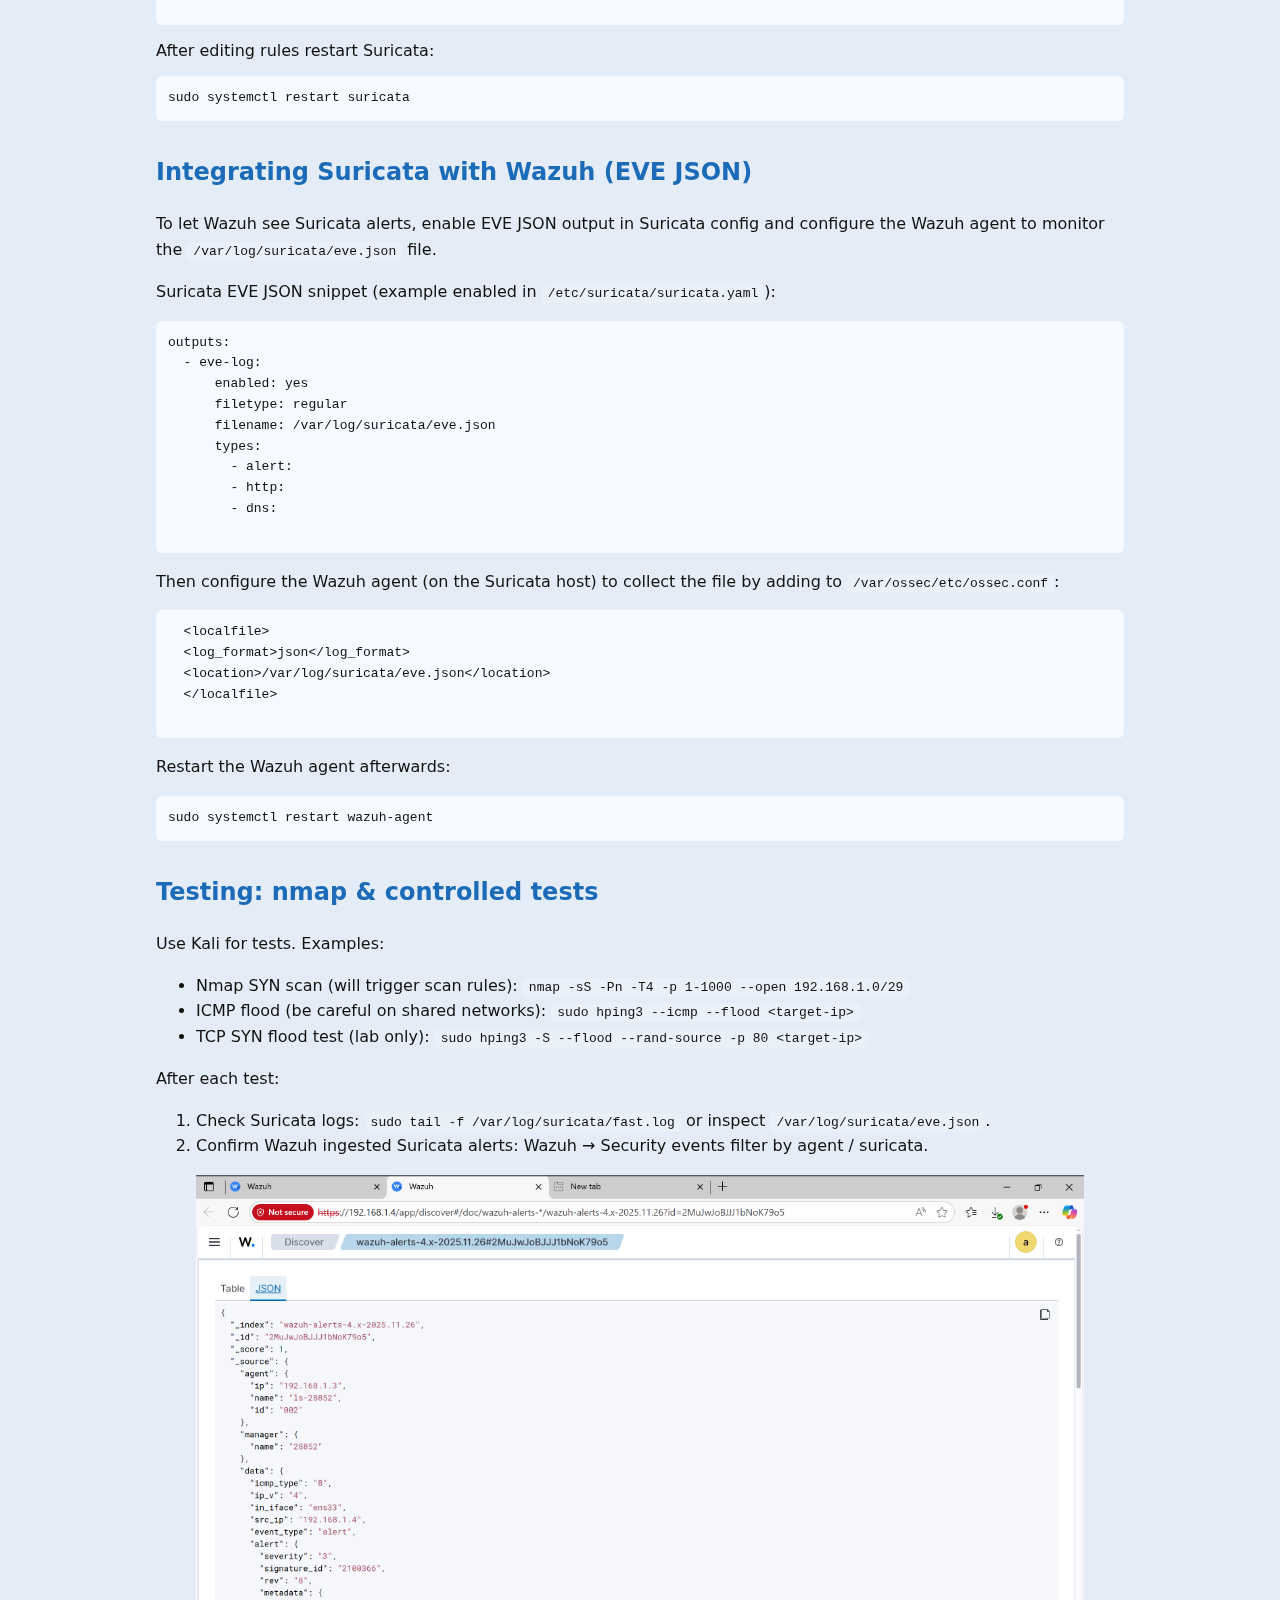
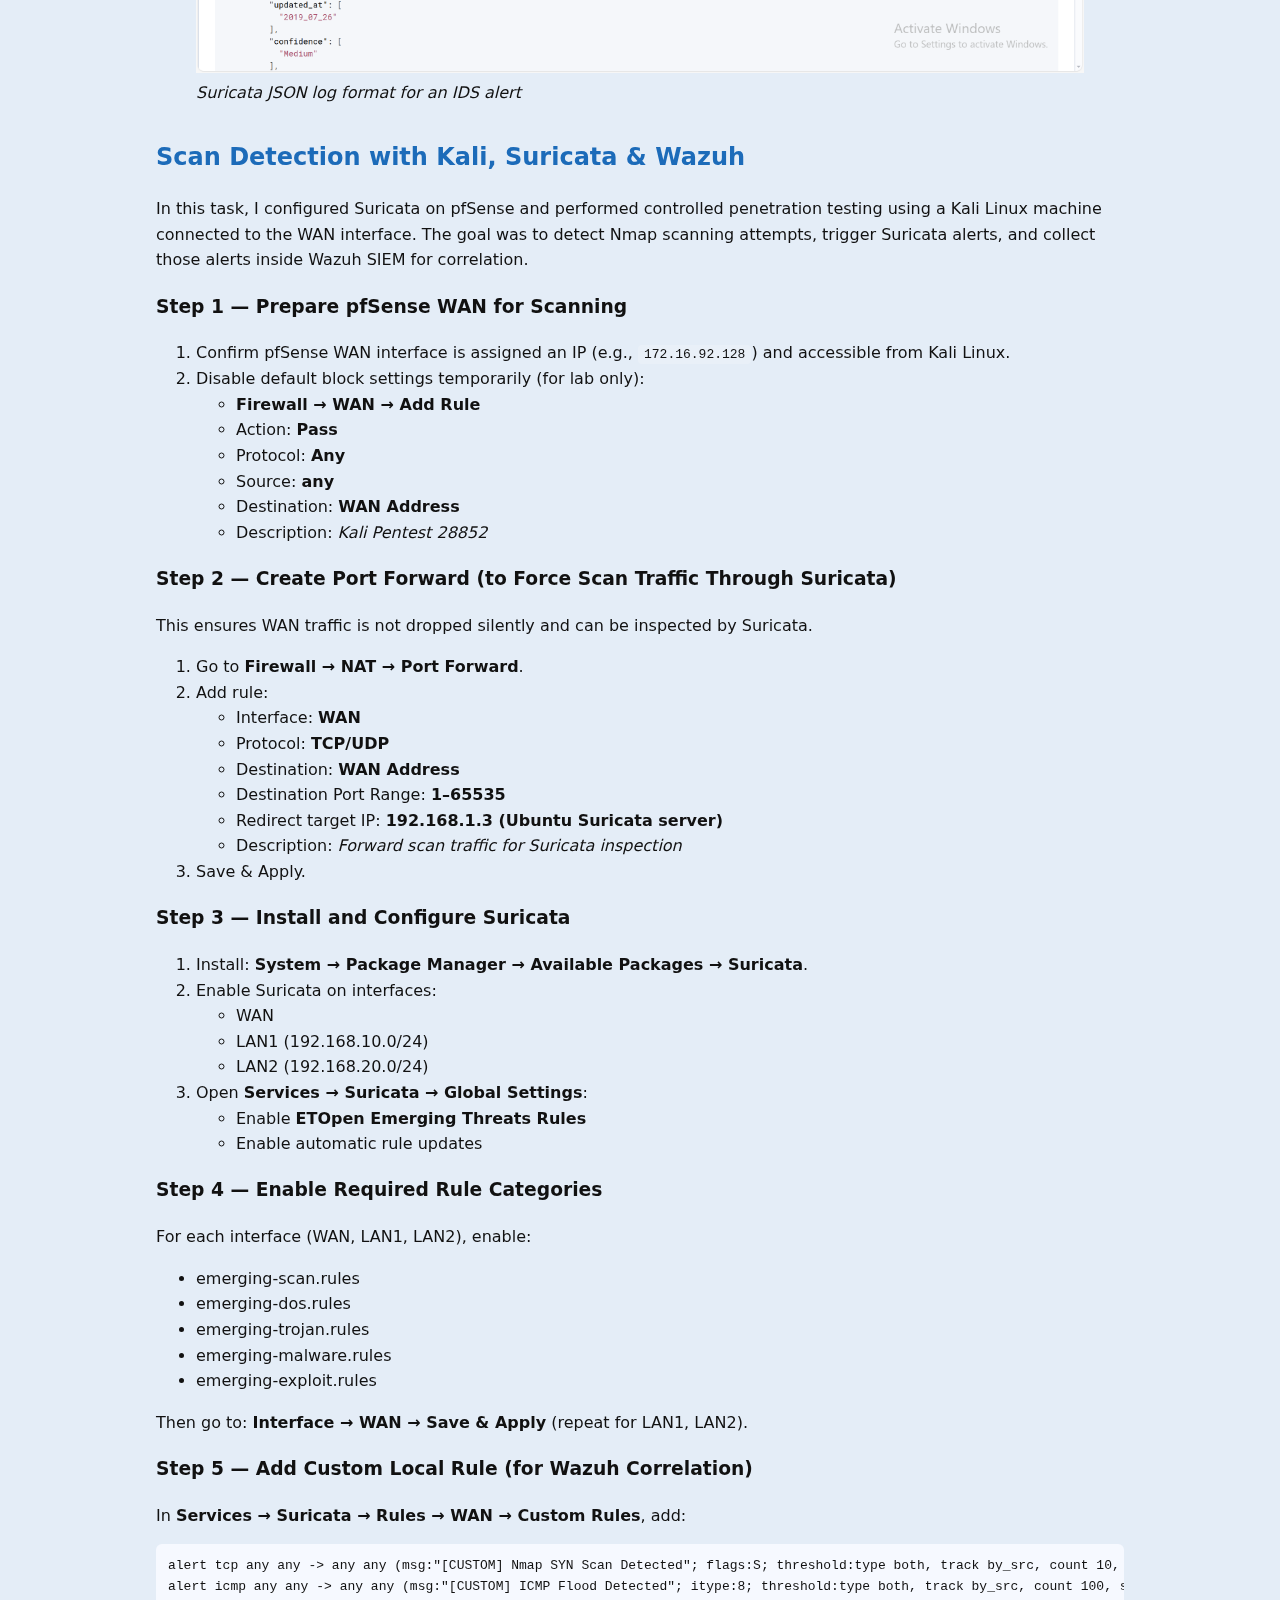
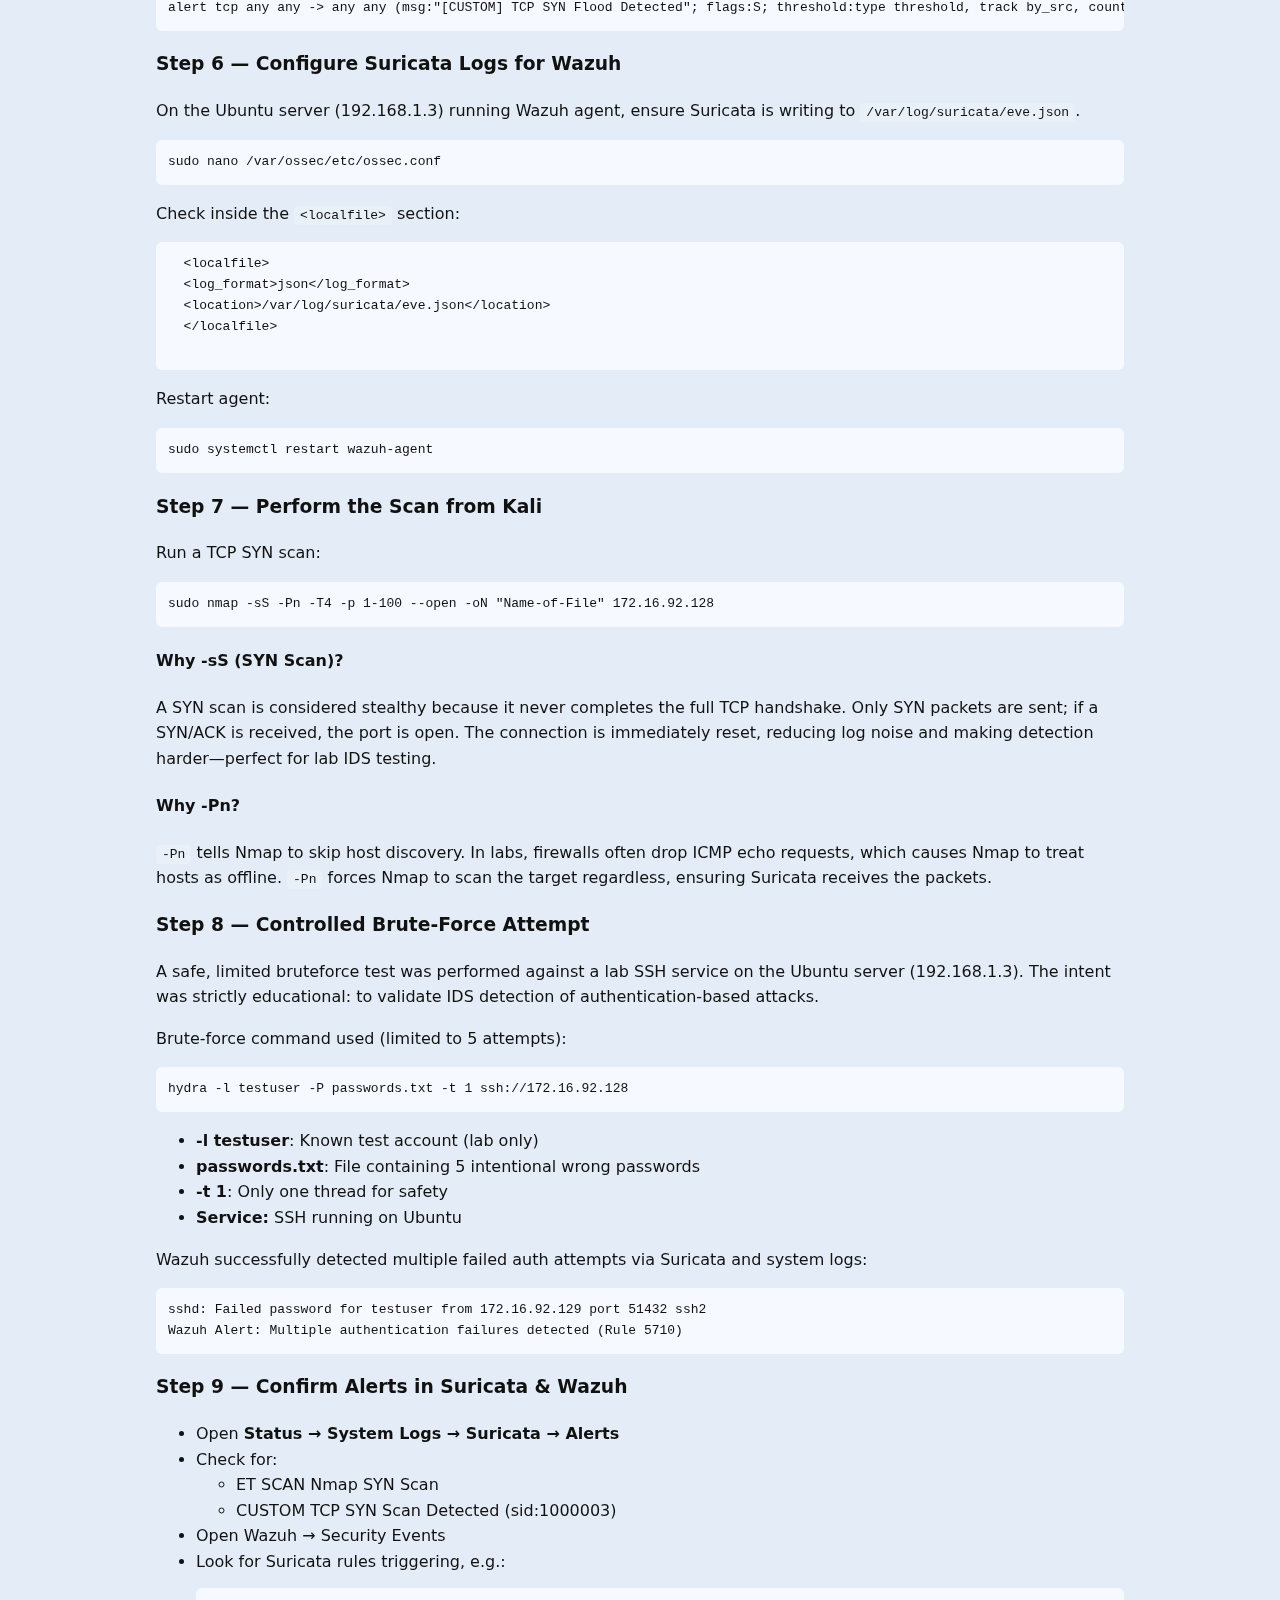
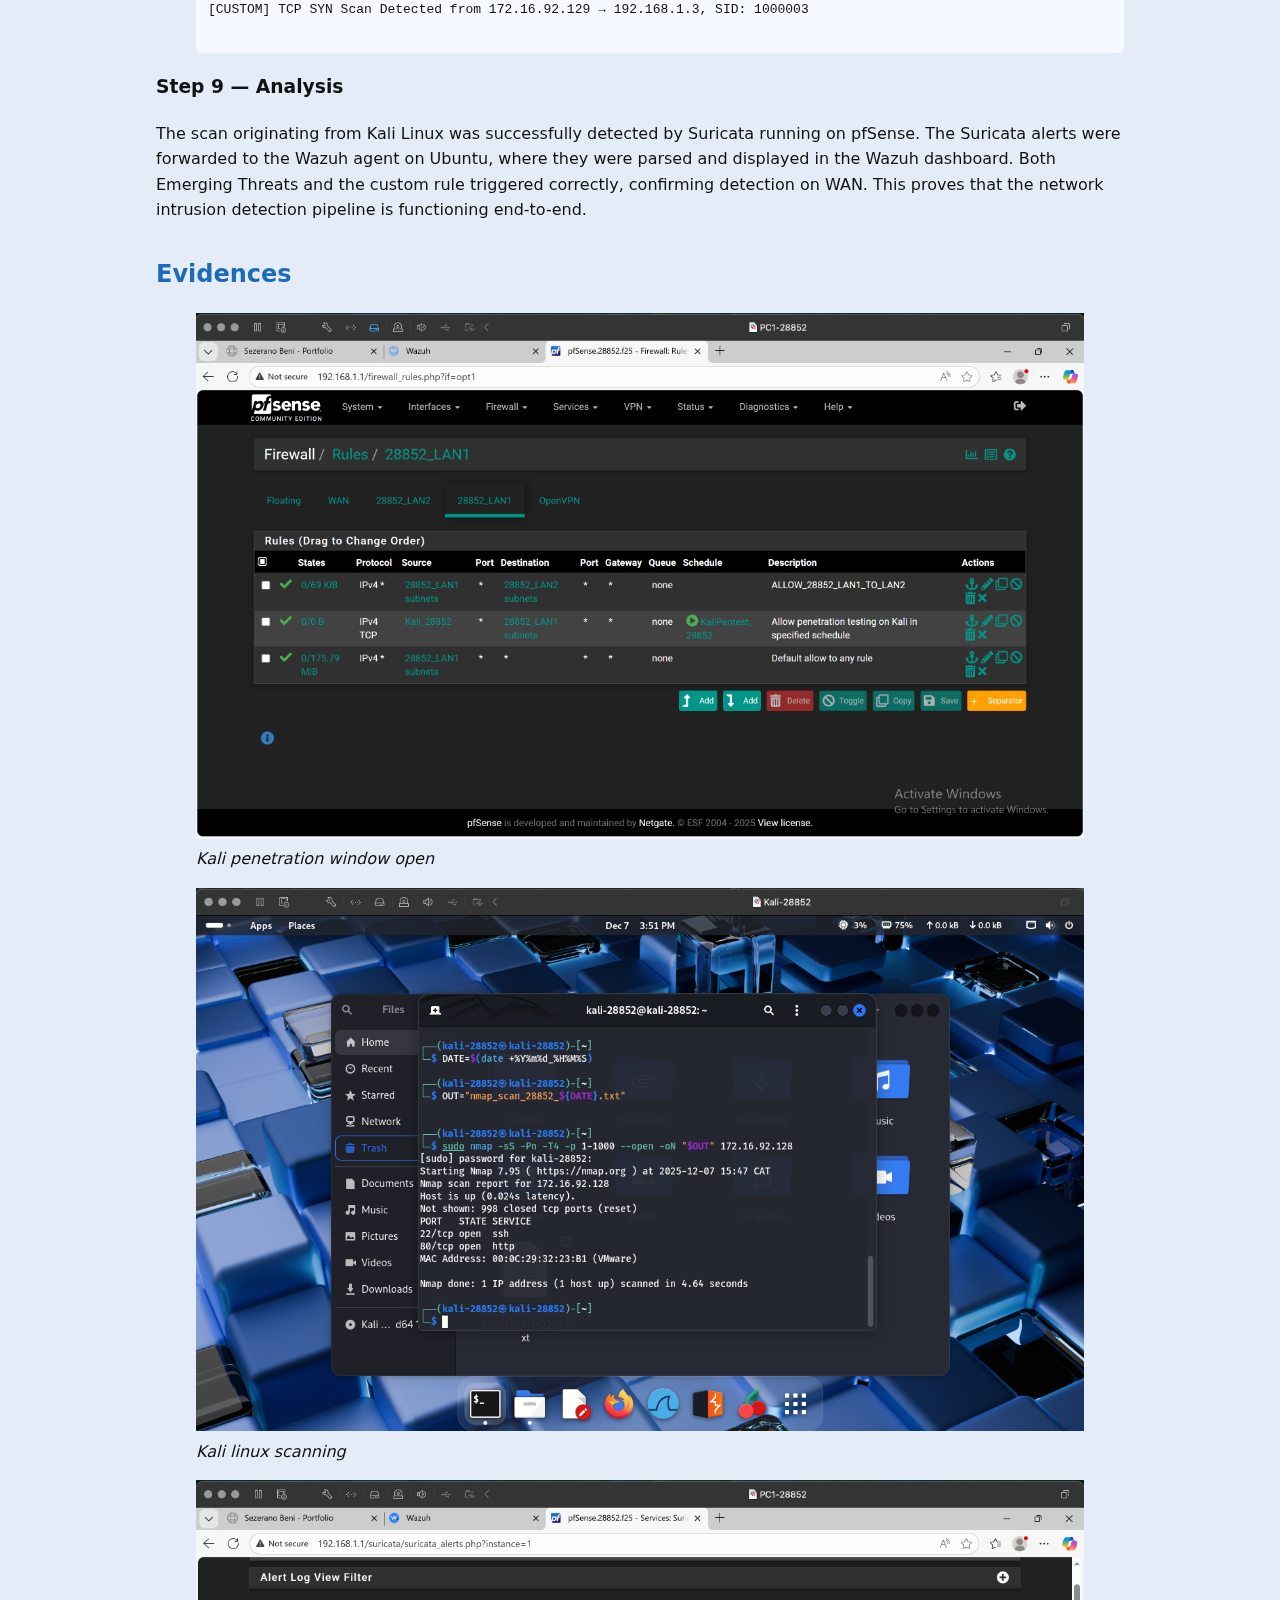
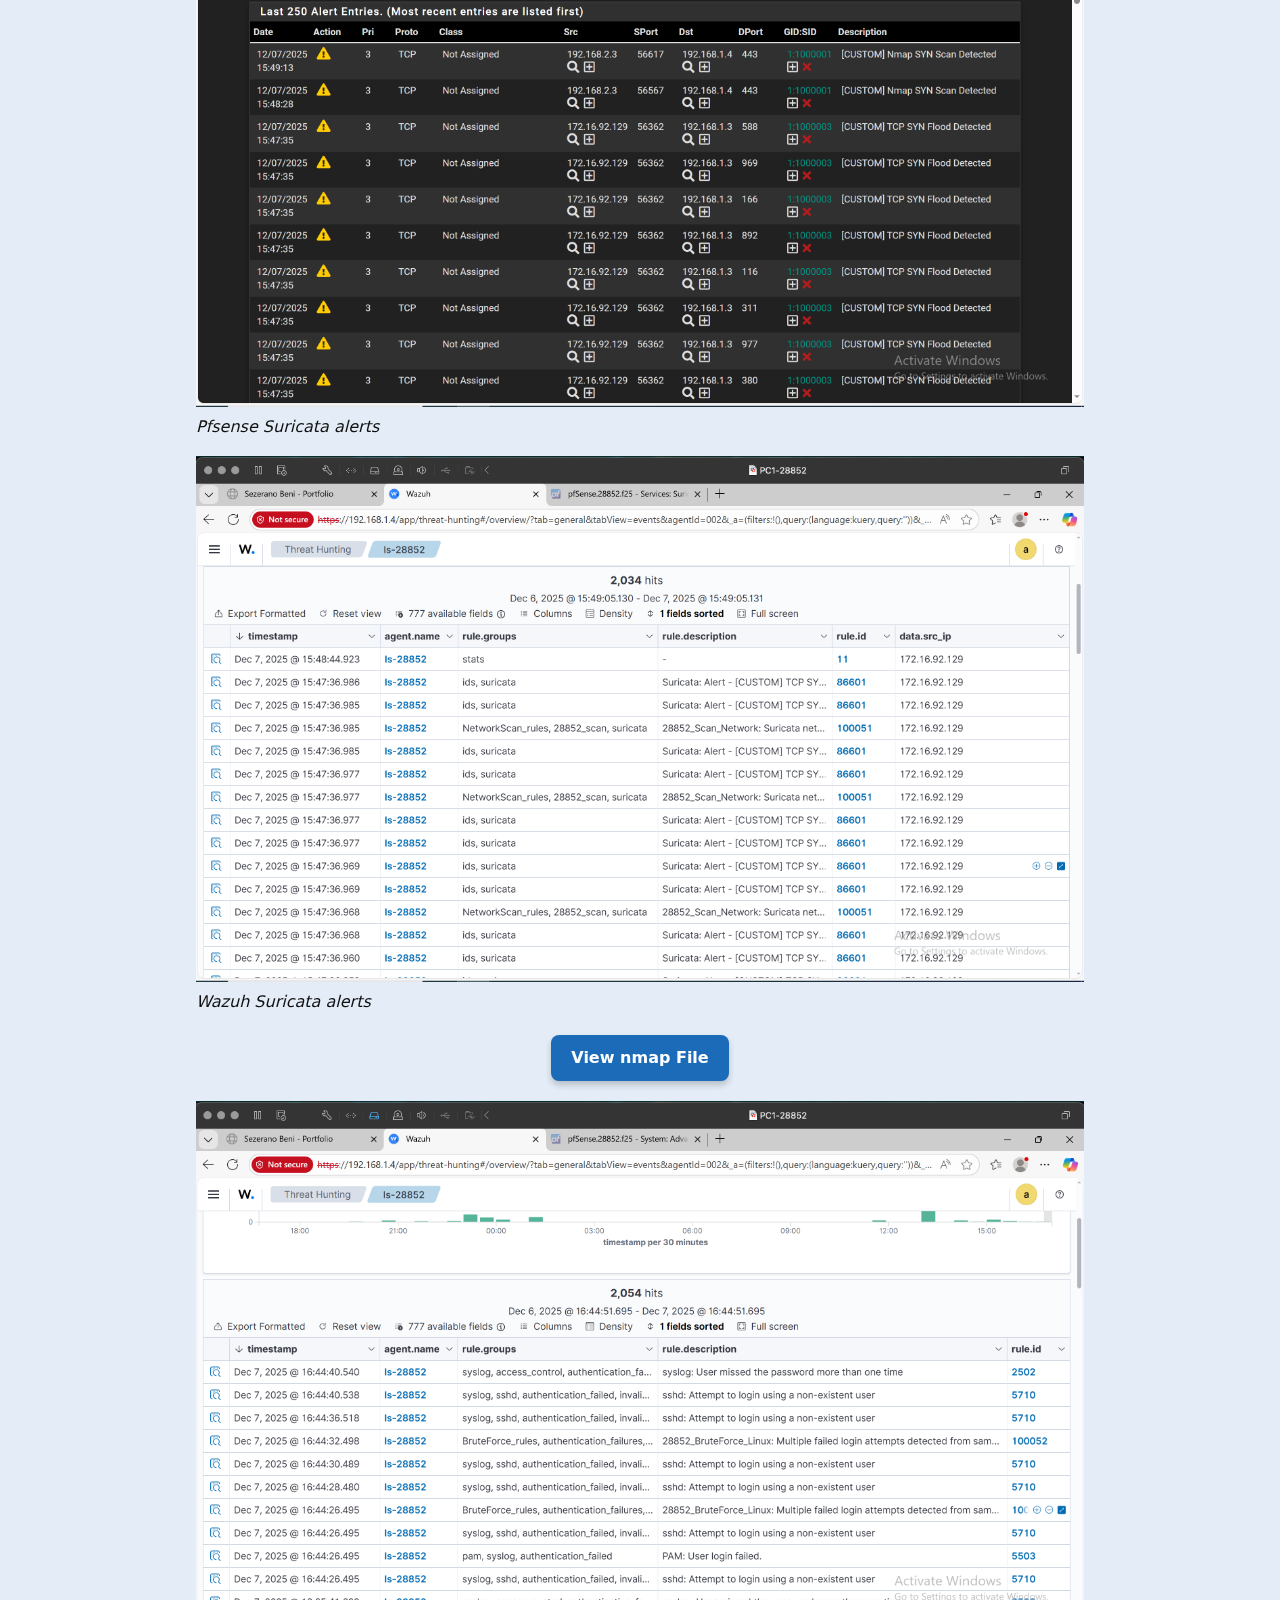
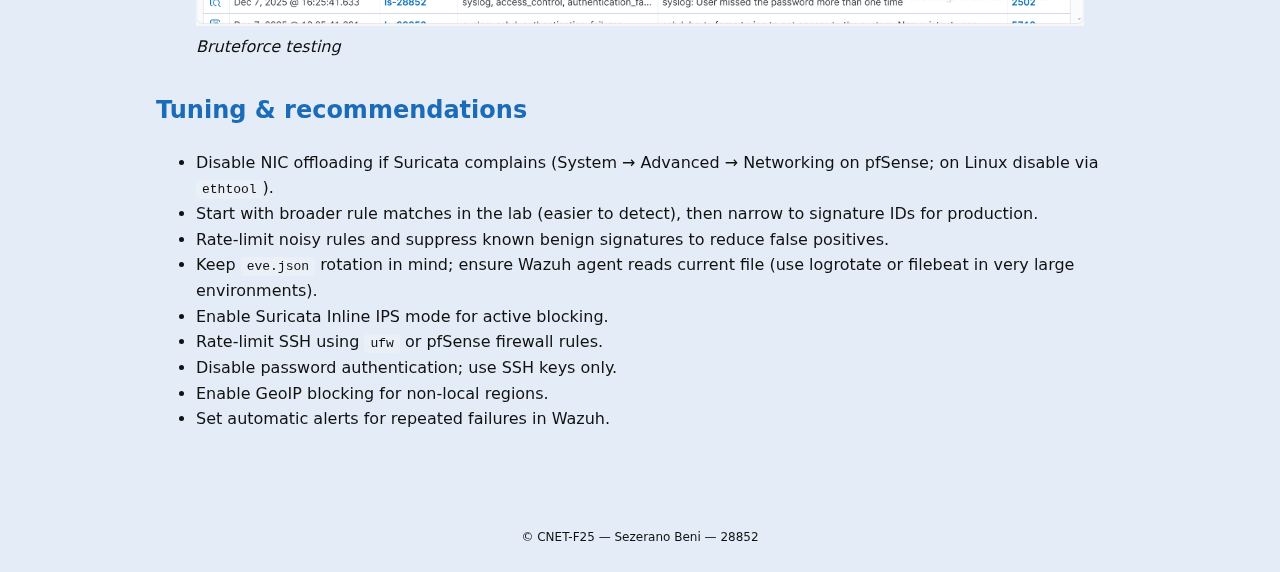
<file: security.html>
<!doctype html>
<html lang="en">
<head>
<meta charset="utf-8">
<meta name="viewport" content="width=device-width,initial-scale=1">
<title>IDS (Suricata) Integration & security testing</title>
<link rel="stylesheet" href="styles.css">
<style>
/* Extra styling for report-style */
body { line-height: 1.6; }
.main-nav { margin-bottom: 24px; }
.toc {
    border: 2px solid var(--accent);
    padding: 12px;
    margin-bottom: 24px;
    border-radius: 8px;
    background: var(--bg);
}
h2 { margin-top: 32px; color: var(--accent); }
p img { display: block; max-width: 600px; margin: 12px 0; }
code { background:#fff3; padding:2px 6px; border-radius:4px; }
pre.rule { background:#f6f9ff; padding:12px; border-radius:6px; overflow:auto; }
</style>
</head>
<body>
<header class="site-header">
  <div class="wrap">
    <h1>Task 5 & 6 — IDS (Suricata) Integration & security testing</h1>
  </div>
</header>

<nav class="main-nav wrap">
  <a href="index.html">Home</a>
  <a href="pfsense.html">pfSense</a>
  <a href="windows.html">Windows Server</a>
  <a href="linux.html">Linux Server</a>
  <a href="wazuh.html">Wazuh</a>
  <a href="security.html" class="active">Security Testing</a>
  <a href="vpn.html">OpenVPN</a>
  <a href="advanced.html">Advanced testing</a>
  <a href="backups.html">Backup & Restore</a>
  <a href="summary.html">Summary</a>
</nav>

<main class="wrap">
  <div class="toc">
    <h2>Table of Contents</h2>
    <ul>
      <li><a href="#overview">Overview & Goals</a></li>
      <li><a href="#install">Installing Suricata (Ubuntu / pfSense)</a></li>
      <li><a href="#rules">Rules configuration (community + local)</a></li>
      <li><a href="#integration">Integrating Suricata with Wazuh (EVE JSON)</a></li>
      <li><a href="#tests">Testing: nmap & controlled tests</a></li>
      <li><a href="#kalipentest">Scan detection with Kali Linux</a></li>
      <li><a href="#evidenvces">Evidences</a></li>
      <li><a href="#tuning">Tuning & recommendations</a></li>
    </ul>
  </div>

  <h2 id="overview">Overview & Goals</h2>
  <p>
    Suricata provides network IDS/IPS capabilities. In this lab I installed Suricata, added community rules (Emerging Threats), wrote a few local rules for scan/DoS detection, enabled EVE JSON logging and fed those logs to Wazuh for correlation and alerting.
  </p>

  <h2 id="install">Installing Suricata (Ubuntu) — summary of steps</h2>
  <p>
    On the Ubuntu host used for IDS (or pfSense if using the package), the installation steps used were:
    <pre class="rule">
sudo add-apt-repository ppa:oisf/suricata-stable
sudo apt-get update
sudo apt-get install suricata -y
    </pre>
    Then downloaded community ET rules (example snippet used for 6.0.8):
    <pre class="rule">
cd /tmp && curl -LO https://rules.emergingthreats.net/open/suricata6.0.8/emerging.rules.tar.gz
tar -xvzf emerging.rules.tar.gz
sudo mkdir -p /etc/suricata/rules
sudo mv rules/*.rules /etc/suricata/rules/
sudo chmod 640 /etc/suricata/rules/*.rules
    </pre>
  </p>

  <h2 id="rules">Rules configuration (community + local)</h2>
  <p>
    In <code>/etc/suricata/suricata.yaml</code> ensure <code>rule-files</code> points to your rules directory and includes <code>local.rules</code>:
    <pre class="rule">
rule-files:
 - "emerging.rules"
 - "local.rules"
    </pre>
    Examples of local rules I used (saved in <code>/etc/suricata/rules/local.rules</code>):
    <pre class="rule">
# local.rules - sample lab rules
alert tcp any any -> any any (msg:"[CUSTOM] Nmap SYN Scan Detected"; flags:S; threshold:type both, track by_src, count 10, seconds 30; sid:1000001; rev:1;)
alert icmp any any -> any any (msg:"[CUSTOM] ICMP Flood Detected"; itype:8; threshold:type both, track by_src, count 100, seconds 10; sid:1000002; rev:1;)
alert tcp any any -> any any (msg:"[CUSTOM] TCP SYN Flood Detected"; flags:S; threshold:type threshold, track by_src, count 50, seconds 10; sid:1000003; rev:1;)
    </pre>
    After editing rules restart Suricata:
    <pre class="rule">sudo systemctl restart suricata</pre>
  </p>

  <h2 id="integration">Integrating Suricata with Wazuh (EVE JSON)</h2>
  <p>
    To let Wazuh see Suricata alerts, enable EVE JSON output in Suricata config and configure the Wazuh agent to monitor the <code>/var/log/suricata/eve.json</code> file.
  </p>
  <p>Suricata EVE JSON snippet (example enabled in <code>/etc/suricata/suricata.yaml</code>):</p>
  <pre class="rule">
outputs:
  - eve-log:
      enabled: yes
      filetype: regular
      filename: /var/log/suricata/eve.json
      types:
        - alert:
        - http:
        - dns:
  </pre>

  <p>Then configure the Wazuh agent (on the Suricata host) to collect the file by adding to <code>/var/ossec/etc/ossec.conf</code>:</p>
  <pre class="rule">
  &lt;localfile&gt;
  &lt;log_format&gt;json&lt;/log_format&gt;
  &lt;location&gt;/var/log/suricata/eve.json&lt;/location&gt;
  &lt;/localfile&gt;
  </pre>
  <p>Restart the Wazuh agent afterwards:</p>
  <pre class="rule">sudo systemctl restart wazuh-agent</pre>

  <h2 id="tests">Testing: nmap & controlled tests</h2>
  <p>
    Use Kali for tests. Examples:
    <ul>
      <li>Nmap SYN scan (will trigger scan rules): <code>nmap -sS -Pn -T4 -p 1-1000 --open 192.168.1.0/29</code></li>
      <li>ICMP flood (be careful on shared networks): <code>sudo hping3 --icmp --flood &lt;target-ip&gt;</code></li>
      <li>TCP SYN flood test (lab only): <code>sudo hping3 -S --flood --rand-source -p 80 &lt;target-ip&gt;</code></li>
    </ul>
    After each test:
    <ol>
      <li>Check Suricata logs: <code>sudo tail -f /var/log/suricata/fast.log</code> or inspect <code>/var/log/suricata/eve.json</code>.</li>
      <li>Confirm Wazuh ingested Suricata alerts: Wazuh → Security events filter by agent / suricata.</li>
    </ol>
  </p>
  <figure>
      <img src="Task5/Suricata Json.png" width="100%" height="25%">
      <figcaption><em>Suricata JSON log format for an IDS alert</em></figcaption>
    </figure>


  <h2 id="kalipentest">Scan Detection with Kali, Suricata & Wazuh</h2>
<p>
  In this task, I configured Suricata on pfSense and performed controlled penetration testing using a Kali Linux machine connected to the WAN interface. The goal was to detect Nmap scanning attempts, trigger Suricata alerts, and collect those alerts inside Wazuh SIEM for correlation.
</p>

<h3>Step 1 — Prepare pfSense WAN for Scanning</h3>
<ol>
  <li>
    Confirm pfSense WAN interface is assigned an IP (e.g., <code>172.16.92.128</code>) and accessible from Kali Linux.
  </li>
  <li>
    Disable default block settings temporarily (for lab only):
    <ul>
      <li><strong>Firewall → WAN → Add Rule</strong></li>
      <li>Action: <strong>Pass</strong></li>
      <li>Protocol: <strong>Any</strong></li>
      <li>Source: <strong>any</strong></li>
      <li>Destination: <strong>WAN Address</strong></li>
      <li>Description: <em>Kali Pentest 28852</em></li>
    </ul>
  </li>
</ol>

<h3>Step 2 — Create Port Forward (to Force Scan Traffic Through Suricata)</h3>
<p>This ensures WAN traffic is not dropped silently and can be inspected by Suricata.</p>
<ol>
  <li>Go to <strong>Firewall → NAT → Port Forward</strong>.</li>
  <li>Add rule:
    <ul>
      <li>Interface: <strong>WAN</strong></li>
      <li>Protocol: <strong>TCP/UDP</strong></li>
      <li>Destination: <strong>WAN Address</strong></li>
      <li>Destination Port Range: <strong>1–65535</strong></li>
      <li>Redirect target IP: <strong>192.168.1.3 (Ubuntu Suricata server)</strong></li>
      <li>Description: <em>Forward scan traffic for Suricata inspection</em></li>
    </ul>
  </li>
  <li>Save &amp; Apply.</li>
</ol>

<h3>Step 3 — Install and Configure Suricata</h3>
<ol>
  <li>Install: <strong>System → Package Manager → Available Packages → Suricata</strong>.</li>
  <li>Enable Suricata on interfaces:
    <ul>
      <li>WAN</li>
      <li>LAN1 (192.168.10.0/24)</li>
      <li>LAN2 (192.168.20.0/24)</li>
    </ul>
  </li>
  <li>Open <strong>Services → Suricata → Global Settings</strong>:
    <ul>
      <li>Enable <strong>ETOpen Emerging Threats Rules</strong></li>
      <li>Enable automatic rule updates</li>
    </ul>
  </li>
</ol>

<h3>Step 4 — Enable Required Rule Categories</h3>
<p>For each interface (WAN, LAN1, LAN2), enable:</p>
<ul>
  <li>emerging-scan.rules</li>
  <li>emerging-dos.rules</li>
  <li>emerging-trojan.rules</li>
  <li>emerging-malware.rules</li>
  <li>emerging-exploit.rules</li>
</ul>
<p>Then go to: <strong>Interface → WAN → Save & Apply</strong> (repeat for LAN1, LAN2).</p>

<h3>Step 5 — Add Custom Local Rule (for Wazuh Correlation)</h3>
<p>In <strong>Services → Suricata → Rules → WAN → Custom Rules</strong>, add:</p>
<pre class="rule">
alert tcp any any -> any any (msg:"[CUSTOM] Nmap SYN Scan Detected"; flags:S; threshold:type both, track by_src, count 10, seconds 30; sid:1000001; rev:1;)
alert icmp any any -> any any (msg:"[CUSTOM] ICMP Flood Detected"; itype:8; threshold:type both, track by_src, count 100, seconds 10; sid:1000002; rev:1;)
alert tcp any any -> any any (msg:"[CUSTOM] TCP SYN Flood Detected"; flags:S; threshold:type threshold, track by_src, count 50, seconds 10; sid:1000003; rev:1;)
</pre>

<h3>Step 6 — Configure Suricata Logs for Wazuh</h3>
<p>
  On the Ubuntu server (192.168.1.3) running Wazuh agent, ensure Suricata is writing to <code>/var/log/suricata/eve.json</code>.
</p>
<pre class="rule">sudo nano /var/ossec/etc/ossec.conf</pre>
<p>Check inside the <code>&lt;localfile&gt;</code> section:</p>
<pre class="rule">
  &lt;localfile&gt;
  &lt;log_format&gt;json&lt;/log_format&gt;
  &lt;location&gt;/var/log/suricata/eve.json&lt;/location&gt;
  &lt;/localfile&gt;
  </pre>
<p>Restart agent:</p>
<pre class="rule">sudo systemctl restart wazuh-agent</pre>

<h3>Step 7 — Perform the Scan from Kali</h3>
<p>Run a TCP SYN scan:</p>
<pre class="rule">
sudo nmap -sS -Pn -T4 -p 1-100 --open -oN "Name-of-File" 172.16.92.128
</pre>
<h4>Why -sS (SYN Scan)?</h4>
<p>
  A SYN scan is considered stealthy because it never completes the full TCP handshake. 
  Only SYN packets are sent; if a SYN/ACK is received, the port is open. 
  The connection is immediately reset, reducing log noise and making detection
  harder—perfect for lab IDS testing.
</p>

<h4>Why -Pn?</h4>
<p>
  <code>-Pn</code> tells Nmap to skip host discovery.  
  In labs, firewalls often drop ICMP echo requests, which causes Nmap to treat hosts as offline.  
  <code>-Pn</code> forces Nmap to scan the target regardless, ensuring Suricata receives the packets.
</p>

<h3>Step 8 — Controlled Brute‑Force Attempt</h3>
<p>
  A safe, limited bruteforce test was performed against a lab SSH service on the Ubuntu server (192.168.1.3).  
  The intent was strictly educational: to validate IDS detection of authentication‑based attacks.
</p>

<p>Brute‑force command used (limited to 5 attempts):</p>
<pre class="rule">
hydra -l testuser -P passwords.txt -t 1 ssh://172.16.92.128
</pre>

<ul>
  <li><strong>-l testuser</strong>: Known test account (lab only)</li>
  <li><strong>passwords.txt</strong>: File containing 5 intentional wrong passwords</li>
  <li><strong>-t 1</strong>: Only one thread for safety</li>
  <li><strong>Service:</strong> SSH running on Ubuntu</li>
</ul>

<p>
  Wazuh successfully detected multiple failed auth attempts via Suricata and system logs:
</p>

<pre class="rule">
sshd: Failed password for testuser from 172.16.92.129 port 51432 ssh2
Wazuh Alert: Multiple authentication failures detected (Rule 5710)
</pre>

<h3>Step 9 — Confirm Alerts in Suricata & Wazuh</h3>
<ul>
  <li>Open <strong>Status → System Logs → Suricata → Alerts</strong></li>
  <li>Check for:
    <ul>
      <li>ET SCAN Nmap SYN Scan</li>
      <li>CUSTOM TCP SYN Scan Detected (sid:1000003)</li>
    </ul>
  </li>
  <li>Open Wazuh → Security Events</li>
  <li>Look for Suricata rules triggering, e.g.:
    <pre class="rule">
[CUSTOM] TCP SYN Scan Detected from 172.16.92.129 → 192.168.1.3, SID: 1000003
    </pre>
  </li>
</ul>



<h3>Step 9 — Analysis</h3>
<p>
  The scan originating from Kali Linux was successfully detected by Suricata running on pfSense. The Suricata alerts were forwarded to the Wazuh agent on Ubuntu, where they were parsed and displayed in the Wazuh dashboard. Both Emerging Threats and the custom rule triggered correctly, confirming detection on WAN. This proves that the network intrusion detection pipeline is functioning end-to-end.
</p>

<h2 id="evidences">Evidences</h2>

<figure>
      <img src="Task6/Kali schedule on.png" width="100%" height="25%">
      <figcaption><em>Kali penetration window open</em></figcaption>
</figure>
<figure>
      <img src="Task6/Kali interface.png" width="100%" height="25%">
      <figcaption><em>Kali linux scanning</em></figcaption>
</figure>
<figure>
      <img src="Task6/Pfsense logs.png" width="100%" height="25%">
      <figcaption><em>Pfsense Suricata alerts</em></figcaption>
</figure>
<figure>
      <img src="Task6/Wazuh logs.png" width="100%" height="25%">
      <figcaption><em>Wazuh Suricata alerts</em></figcaption>
  </figure>
<figure style="text-align: center; margin: 20px 0;">
    <a href="Task6/nmap_scan_28852_20251207_152207.txt" target="_blank" class="view-btn">
        View nmap File
    </a>
</figure>
<figure>
      <img src="Task6/Bruteforce.png" width="100%" height="25%">
      <figcaption><em>Bruteforce testing</em></figcaption>
    </figure>


  <h2 id="tuning">Tuning & recommendations</h2>
  <ul>
    <li>Disable NIC offloading if Suricata complains (System → Advanced → Networking on pfSense; on Linux disable via <code>ethtool</code>).</li>
    <li>Start with broader rule matches in the lab (easier to detect), then narrow to signature IDs for production.</li>
    <li>Rate-limit noisy rules and suppress known benign signatures to reduce false positives.</li>
    <li>Keep <code>eve.json</code> rotation in mind; ensure Wazuh agent reads current file (use logrotate or filebeat in very large environments).</li>
    <li>Enable Suricata Inline IPS mode for active blocking.</li>
    <li>Rate‑limit SSH using <code>ufw</code> or pfSense firewall rules.</li>
    <li>Disable password authentication; use SSH keys only.</li>
    <li>Enable GeoIP blocking for non‑local regions.</li>
    <li>Set automatic alerts for repeated failures in Wazuh.</li>
  </ul>

  

</main>

<footer class="site-footer">
  <div class="wrap">© CNET-F25 — Sezerano Beni — 28852</div>
</footer>

<!-- Return to Top Button -->
<button id="topBtn" title="Go to top">↑ Top</button>

<script>
let topButton = document.getElementById("topBtn");
window.onscroll = function(){scrollFunction()};
function scrollFunction(){
  if(document.body.scrollTop>200 || document.documentElement.scrollTop>200) topButton.style.display="block";
  else topButton.style.display="none";
}
topButton.onclick = function(){ window.scrollTo({ top:0, behavior:'smooth' }); };
</script>
</body>
</html>
</file>
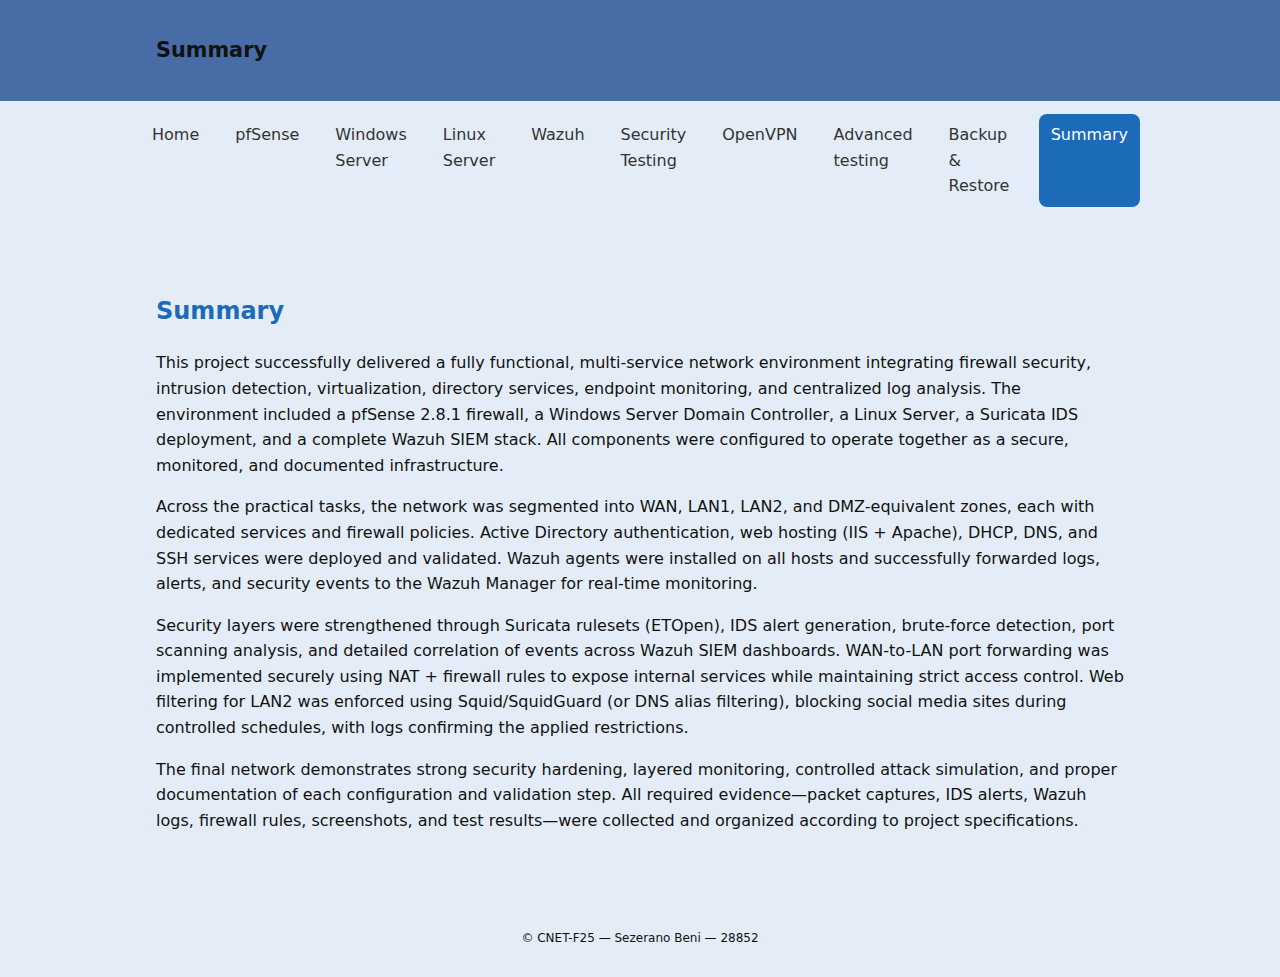
<file: summary.html>
<!doctype html>
<html lang="en">
<head>
<meta charset="utf-8">
<meta name="viewport" content="width=device-width,initial-scale=1">
<title>Summary</title>
<link rel="stylesheet" href="styles.css">
<style>
/* Extra styling for report-style */
body { line-height: 1.6; }
.main-nav { margin-bottom: 24px; }
.toc {
    border: 2px solid var(--accent);
    padding: 12px;
    margin-bottom: 24px;
    border-radius: 8px;
    background: var(--bg);
}
h2 { margin-top: 32px; color: var(--accent); }
p img { display: block; max-width: 600px; margin: 12px 0; }
code { background:#fff3; padding:2px 6px; border-radius:4px; }
pre.rule { background:#f6f9ff; padding:12px; border-radius:6px; overflow:auto; }
</style>
</head>
<body>
<header class="site-header">
  <div class="wrap">
    <h1>Summary</h1>
  </div>
</header>

<nav class="main-nav wrap">
  <a href="index.html">Home</a>
  <a href="pfsense.html">pfSense</a>
  <a href="windows.html">Windows Server</a>
  <a href="linux.html">Linux Server</a>
  <a href="wazuh.html">Wazuh</a>
  <a href="security.html">Security Testing</a>
  <a href="vpn.html">OpenVPN</a>
  <a href="advanced.html" >Advanced testing</a>
  <a href="backups.html">Backup & Restore</a>
  <a href="summary.html" class="active">Summary</a>
</nav>

<main class="wrap">
<h2>Summary</h2>
<p>
This project successfully delivered a fully functional, multi-service network environment integrating firewall security, intrusion detection, virtualization, directory services, endpoint monitoring, and centralized log analysis. 
The environment included a pfSense 2.8.1 firewall, a Windows Server Domain Controller, a Linux Server, a Suricata IDS deployment, and a complete Wazuh SIEM stack. 
All components were configured to operate together as a secure, monitored, and documented infrastructure.
</p>
Across the practical tasks, the network was segmented into WAN, LAN1, LAN2, and DMZ-equivalent zones, each with dedicated services and firewall policies. 
Active Directory authentication, web hosting (IIS + Apache), DHCP, DNS, and SSH services were deployed and validated. 
Wazuh agents were installed on all hosts and successfully forwarded logs, alerts, and security events to the Wazuh Manager for real-time monitoring.
<p>
Security layers were strengthened through Suricata rulesets (ETOpen), IDS alert generation, brute-force detection, port scanning analysis, and detailed correlation of events across Wazuh SIEM dashboards. 
WAN-to-LAN port forwarding was implemented securely using NAT + firewall rules to expose internal services while maintaining strict access control. 
Web filtering for LAN2 was enforced using Squid/SquidGuard (or DNS alias filtering), blocking social media sites during controlled schedules, with logs confirming the applied restrictions.

</p>
The final network demonstrates strong security hardening, layered monitoring, controlled attack simulation, and proper documentation of each configuration and validation step. 
All required evidence—packet captures, IDS alerts, Wazuh logs, firewall rules, screenshots, and test results—were collected and organized according to project specifications.
<p>


</p>
</main>

<footer class="site-footer">
  <div class="wrap">© CNET-F25 — Sezerano Beni — 28852</div>
</footer>

<!-- Return to Top Button -->
<button id="topBtn" title="Go to top">↑ Top</button>

<script>
let topButton = document.getElementById("topBtn");
window.onscroll = function(){scrollFunction()};
function scrollFunction(){
  if(document.body.scrollTop>200 || document.documentElement.scrollTop>200) topButton.style.display="block";
  else topButton.style.display="none";
}
topButton.onclick = function(){ window.scrollTo({ top:0, behavior:'smooth' }); };
</script>
</body>
</html>
</file>
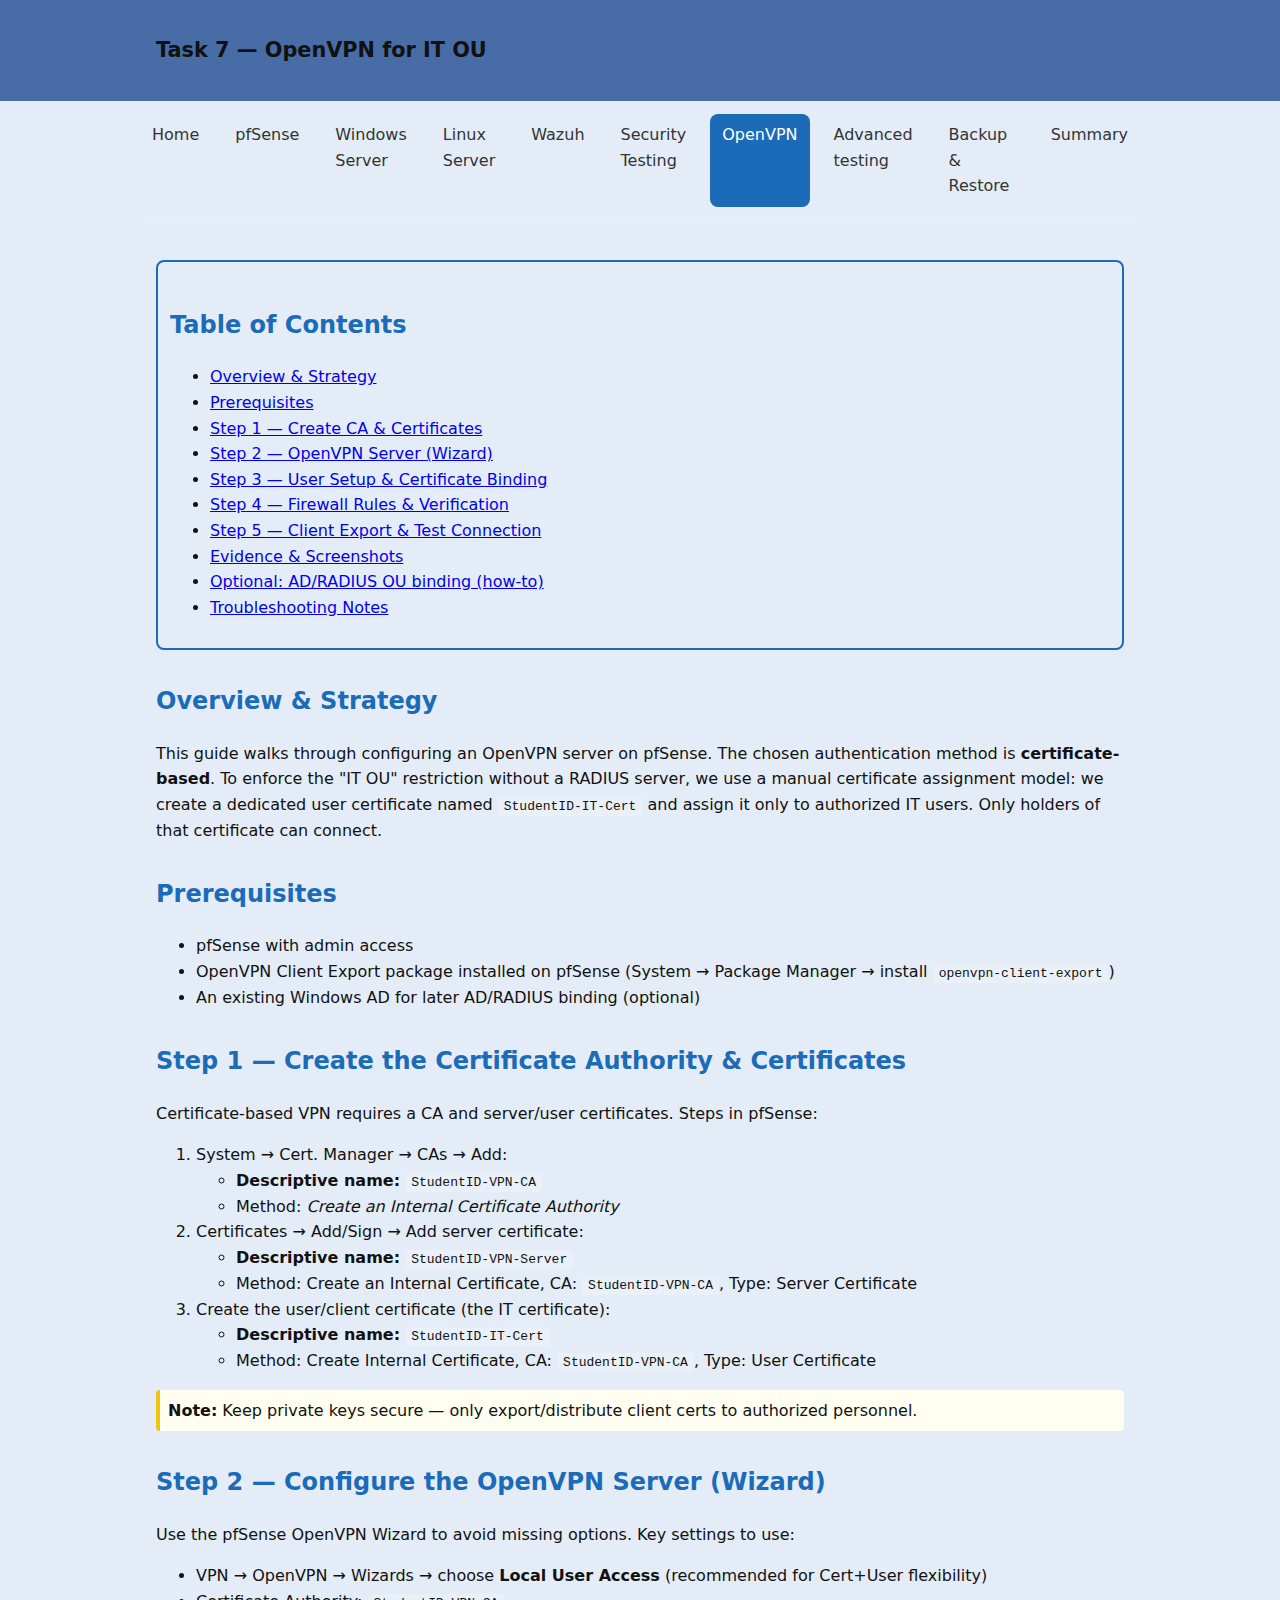
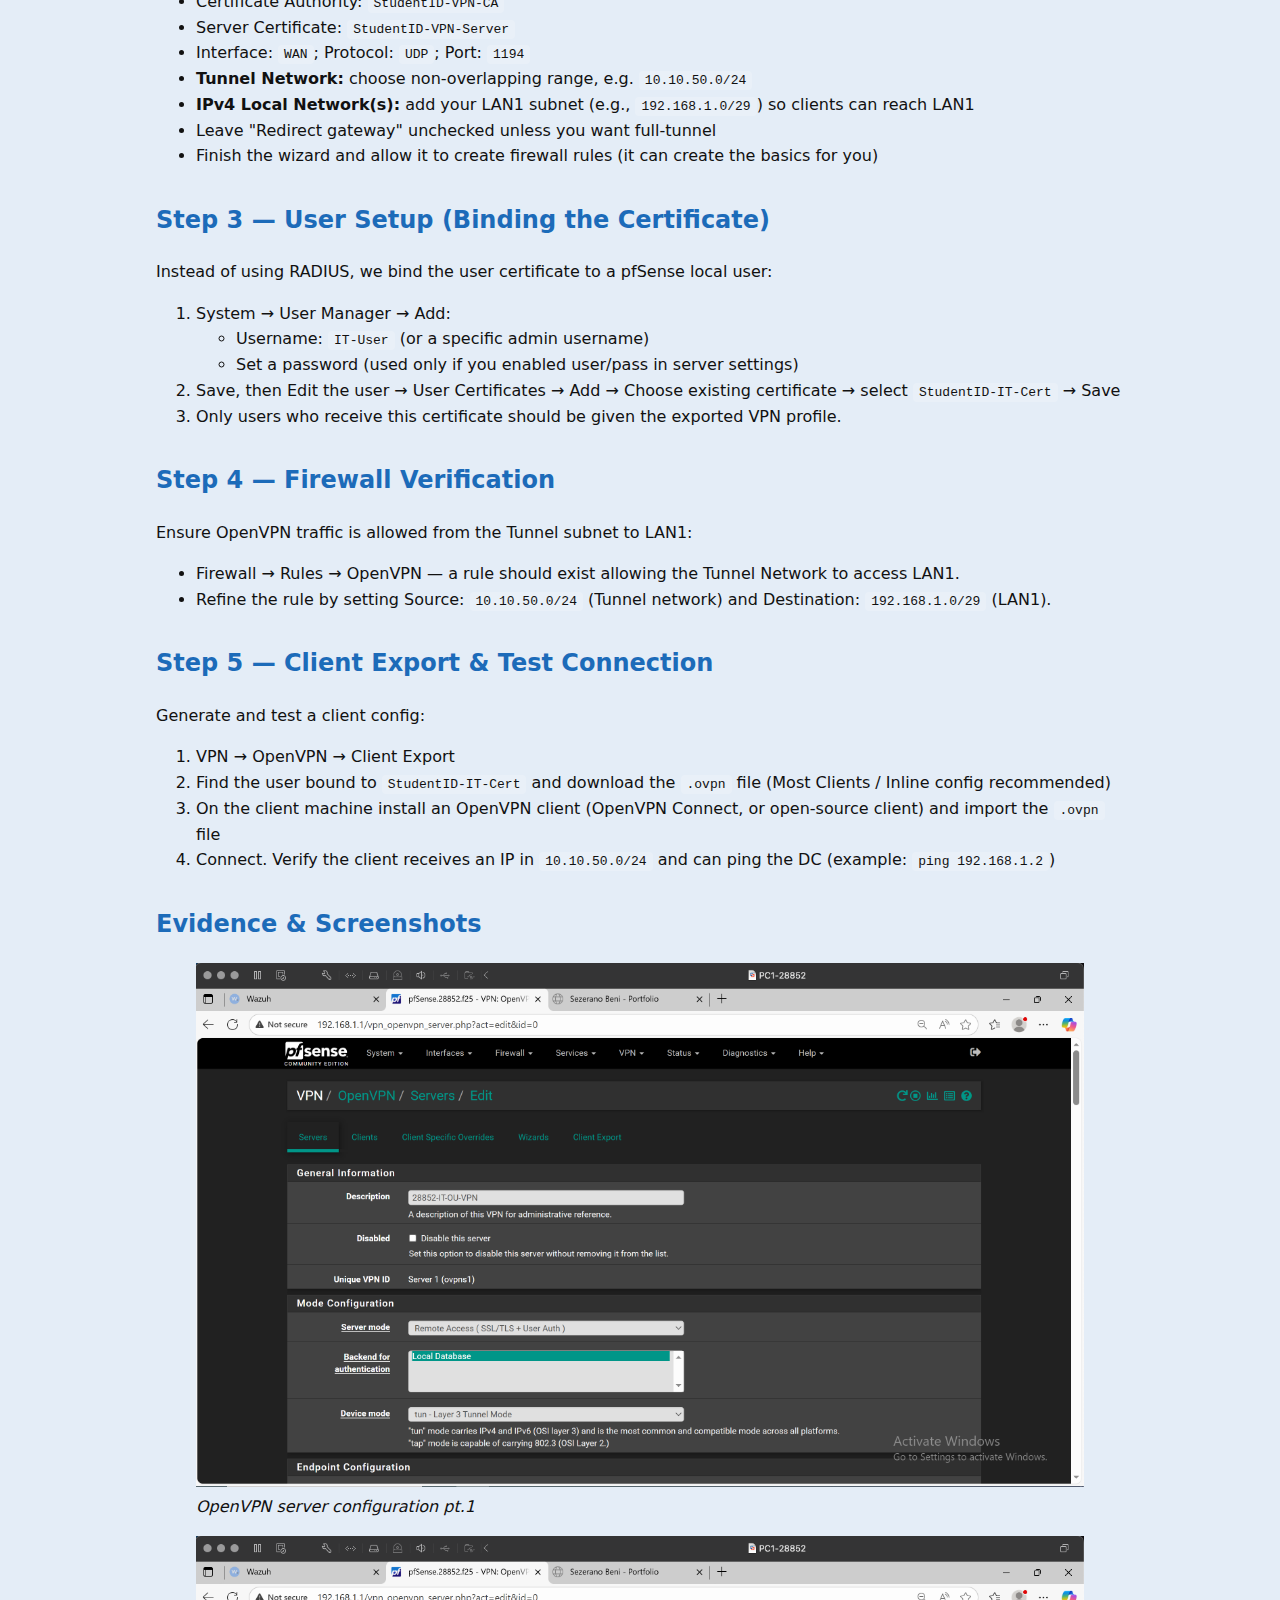
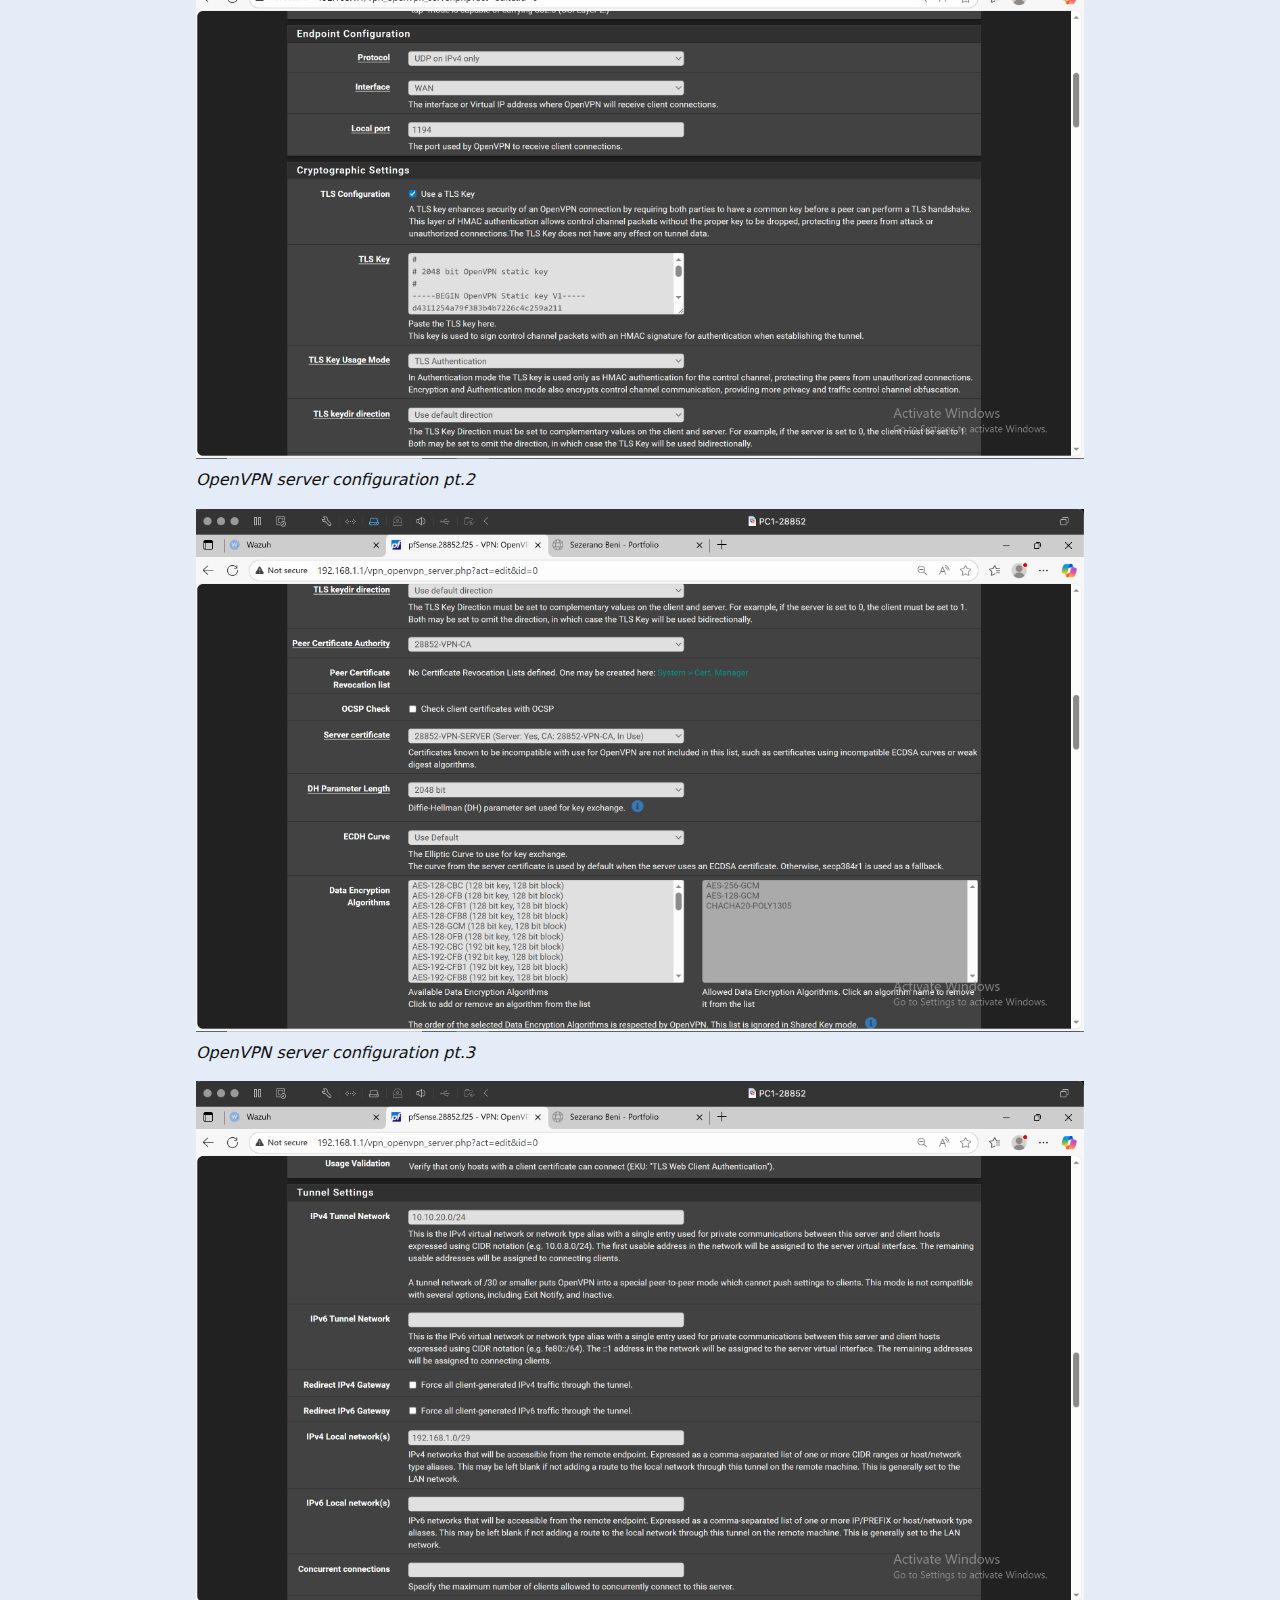
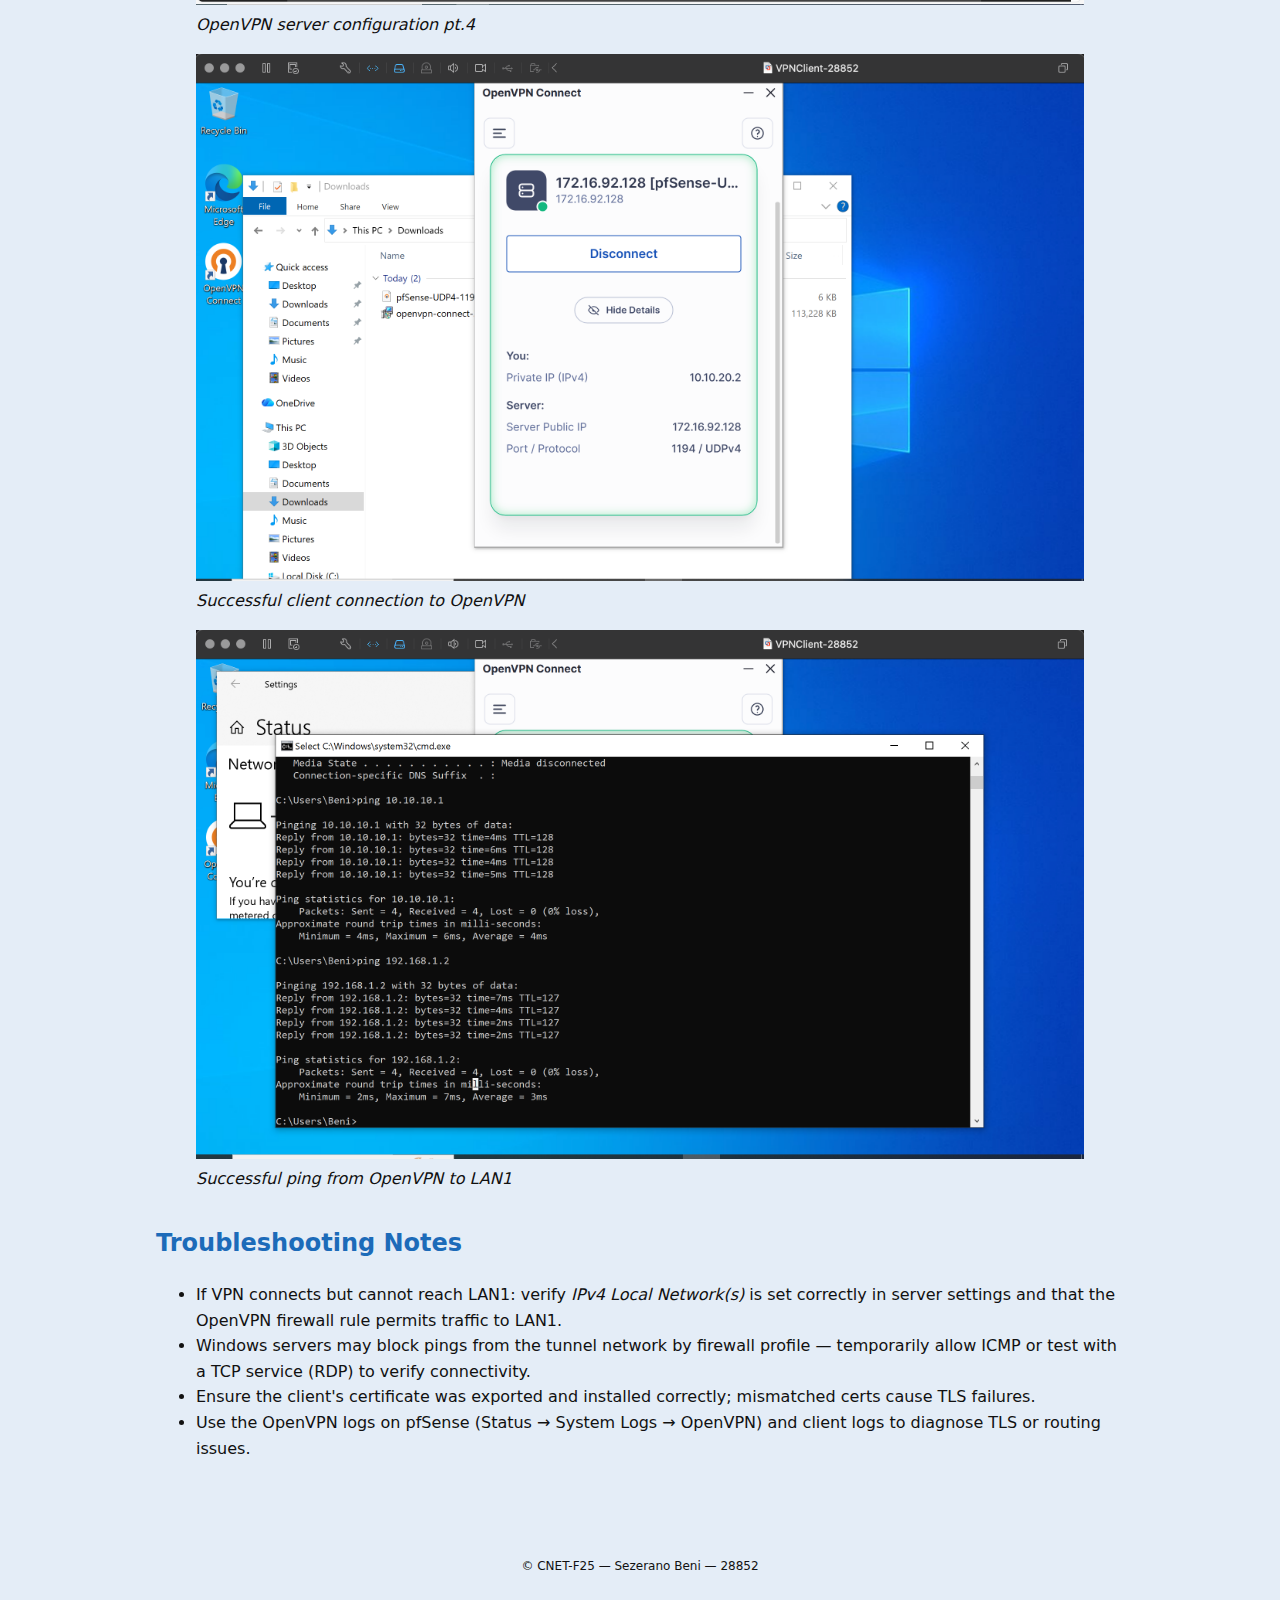
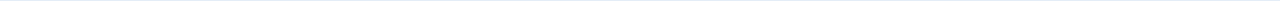
<file: vpn.html>
<!doctype html>
<html lang="en">
<head>
<meta charset="utf-8">
<meta name="viewport" content="width=device-width,initial-scale=1">
<title>OpenVPN — Documentation (28852)</title>
<link rel="stylesheet" href="styles.css">
<style>
/* Extra styling for report-style */
body { line-height: 1.6; }
.main-nav { margin-bottom: 24px; }
.toc {
    border: 2px solid var(--accent);
    padding: 12px;
    margin-bottom: 24px;
    border-radius: 8px;
    background: var(--bg);
}
h2 { margin-top: 32px; color: var(--accent); }
p img { display: block; max-width: 600px; margin: 12px 0; }
code { background:#fff3; padding:2px 6px; border-radius:4px; }
pre.rule { background:#f6f9ff; padding:12px; border-radius:6px; overflow:auto; }
.note { background:#fffef0; border-left:4px solid #f1c40f; padding:8px; border-radius:4px; }
</style>
</head>
<body>
<header class="site-header">
  <div class="wrap">
    <h1>Task 7 — OpenVPN for IT OU</h1>
  </div>
</header>

<nav class="main-nav wrap">
  <a href="index.html">Home</a>
  <a href="pfsense.html">pfSense</a>
  <a href="windows.html">Windows Server</a>
  <a href="linux.html">Linux Server</a>
  <a href="wazuh.html">Wazuh</a>
  <a href="security.html">Security Testing</a>
  <a href="vpn.html" class="active">OpenVPN</a>
  <a href="advanced.html">Advanced testing</a>
  <a href="backups.html">Backup & Restore</a>
  <a href="summary.html">Summary</a>
</nav>

<main class="wrap">

  <div class="toc">
    <h2>Table of Contents</h2>
    <ul>
      <li><a href="#overview">Overview & Strategy</a></li>
      <li><a href="#prereq">Prerequisites</a></li>
      <li><a href="#step1">Step 1 — Create CA & Certificates</a></li>
      <li><a href="#step2">Step 2 — OpenVPN Server (Wizard)</a></li>
      <li><a href="#step3">Step 3 — User Setup & Certificate Binding</a></li>
      <li><a href="#step4">Step 4 — Firewall Rules & Verification</a></li>
      <li><a href="#step5">Step 5 — Client Export & Test Connection</a></li>
      <li><a href="#evidence">Evidence & Screenshots</a></li>
      <li><a href="#radius">Optional: AD/RADIUS OU binding (how-to)</a></li>
      <li><a href="#notes">Troubleshooting Notes</a></li>
    </ul>
  </div>

  <h2 id="overview">Overview & Strategy</h2>
  <p>
    This guide walks through configuring an OpenVPN server on pfSense.
    The chosen authentication method is <strong>certificate-based</strong>. To enforce the "IT OU" restriction without a RADIUS server, we use a manual certificate assignment model:
    we create a dedicated user certificate named <code>StudentID-IT-Cert</code> and assign it only to authorized IT users. Only holders of that certificate can connect.
  </p>

  <h2 id="prereq">Prerequisites</h2>
  <ul>
    <li>pfSense with admin access</li>
    <li>OpenVPN Client Export package installed on pfSense (System → Package Manager → install <code>openvpn-client-export</code>)</li>
    <li>An existing Windows AD for later AD/RADIUS binding (optional)</li>
  </ul>

  <h2 id="step1">Step 1 — Create the Certificate Authority & Certificates</h2>
  <p>
    Certificate-based VPN requires a CA and server/user certificates. Steps in pfSense:
  </p>
  <ol>
    <li>System → Cert. Manager → CAs → Add:
      <ul><li><strong>Descriptive name:</strong> <code>StudentID-VPN-CA</code></li>
      <li>Method: <em>Create an Internal Certificate Authority</em></li></ul>
    </li>
    <li>Certificates → Add/Sign → Add server certificate:
      <ul><li><strong>Descriptive name:</strong> <code>StudentID-VPN-Server</code></li>
      <li>Method: Create an Internal Certificate, CA: <code>StudentID-VPN-CA</code>, Type: Server Certificate</li></ul>
    </li>
    <li>Create the user/client certificate (the IT certificate):
      <ul><li><strong>Descriptive name:</strong> <code>StudentID-IT-Cert</code></li>
      <li>Method: Create Internal Certificate, CA: <code>StudentID-VPN-CA</code>, Type: User Certificate</li></ul>
    </li>
  </ol>
  <p class="note"><strong>Note:</strong> Keep private keys secure — only export/distribute client certs to authorized personnel.</p>

  <h2 id="step2">Step 2 — Configure the OpenVPN Server (Wizard)</h2>
  <p>
    Use the pfSense OpenVPN Wizard to avoid missing options. Key settings to use:
  </p>
  <ul>
    <li>VPN → OpenVPN → Wizards → choose <strong>Local User Access</strong> (recommended for Cert+User flexibility)</li>
    <li>Certificate Authority: <code>StudentID-VPN-CA</code></li>
    <li>Server Certificate: <code>StudentID-VPN-Server</code></li>
    <li>Interface: <code>WAN</code>; Protocol: <code>UDP</code>; Port: <code>1194</code></li>
    <li><strong>Tunnel Network:</strong> choose non-overlapping range, e.g. <code>10.10.50.0/24</code></li>
    <li><strong>IPv4 Local Network(s):</strong> add your LAN1 subnet (e.g., <code>192.168.1.0/29</code>) so clients can reach LAN1</li>
    <li>Leave "Redirect gateway" unchecked unless you want full-tunnel</li>
    <li>Finish the wizard and allow it to create firewall rules (it can create the basics for you)</li>
  </ul>

  <h2 id="step3">Step 3 — User Setup (Binding the Certificate)</h2>
  <p>
    Instead of using RADIUS, we bind the user certificate to a pfSense local user:
  </p>
  <ol>
    <li>System → User Manager → Add:
      <ul><li>Username: <code>IT-User</code> (or a specific admin username)</li>
      <li>Set a password (used only if you enabled user/pass in server settings)</li></ul>
    </li>
    <li>Save, then Edit the user → User Certificates → Add → Choose existing certificate → select <code>StudentID-IT-Cert</code> → Save</li>
    <li>Only users who receive this certificate should be given the exported VPN profile.</li>
  </ol>

  <h2 id="step4">Step 4 — Firewall Verification</h2>
  <p>
    Ensure OpenVPN traffic is allowed from the Tunnel subnet to LAN1:
  </p>
  <ul>
    <li>Firewall → Rules → OpenVPN — a rule should exist allowing the Tunnel Network to access LAN1.</li>
    <li>Refine the rule by setting Source: <code>10.10.50.0/24</code> (Tunnel network) and Destination: <code>192.168.1.0/29</code> (LAN1).</li>
  </ul>

  <h2 id="step5">Step 5 — Client Export & Test Connection</h2>
  <p>
    Generate and test a client config:
  </p>
  <ol>
    <li>VPN → OpenVPN → Client Export</li>
    <li>Find the user bound to <code>StudentID-IT-Cert</code> and download the <code>.ovpn</code> file (Most Clients / Inline config recommended)</li>
    <li>On the client machine install an OpenVPN client (OpenVPN Connect, or open-source client) and import the <code>.ovpn</code> file</li>
    <li>Connect. Verify the client receives an IP in <code>10.10.50.0/24</code> and can ping the DC (example: <code>ping 192.168.1.2</code>)</li>
  </ol>

  <h2 id="evidence">Evidence & Screenshots</h2>
   <figure>
      <img src="Task7/Server config 1.png" width="100%" height="50%">
      <figcaption><em>OpenVPN server configuration pt.1</em></figcaption>
    </figure>
     <figure>
      <img src="Task7/Server config 2.png" width="100%" height="50%">
      <figcaption><em>OpenVPN server configuration pt.2</em></figcaption>
    </figure>
     <figure>
      <img src="Task7/Server config 3.png" width="100%" height="50%">
      <figcaption><em>OpenVPN server configuration pt.3</em></figcaption>
    </figure>
     <figure>
      <img src="Task7/Server config 4.png" width="100%" height="50%">
      <figcaption><em>OpenVPN server configuration pt.4</em></figcaption>
    </figure>
     <figure>
      <img src="Task7/OpenVPN connected details.png" width="100%" height="50%">
      <figcaption><em>Successful client connection to OpenVPN</em></figcaption>
    </figure>
     <figure>
      <img src="Task7/Pinging successfully from vpn.png" width="100%" height="50%">
      <figcaption><em>Successful ping from OpenVPN to LAN1</em></figcaption>
    </figure>
  <h2 id="notes">Troubleshooting Notes</h2>
  <ul>
    <li>If VPN connects but cannot reach LAN1: verify <em>IPv4 Local Network(s)</em> is set correctly in server settings and that the OpenVPN firewall rule permits traffic to LAN1.</li>
    <li>Windows servers may block pings from the tunnel network by firewall profile — temporarily allow ICMP or test with a TCP service (RDP) to verify connectivity.</li>
    <li>Ensure the client's certificate was exported and installed correctly; mismatched certs cause TLS failures.</li>
    <li>Use the OpenVPN logs on pfSense (Status → System Logs → OpenVPN) and client logs to diagnose TLS or routing issues.</li>
  </ul>

</main>

<footer class="site-footer">
  <div class="wrap">© CNET-F25 — Sezerano Beni — 28852</div>
</footer>

<!-- Return to Top Button -->
<button id="topBtn" title="Go to top">↑ Top</button>

<script>
let topButton = document.getElementById("topBtn");
window.onscroll = function(){scrollFunction()};
function scrollFunction(){
  if(document.body.scrollTop>200 || document.documentElement.scrollTop>200) topButton.style.display="block";
  else topButton.style.display="none";
}
topButton.onclick = function(){ window.scrollTo({ top:0, behavior:'smooth' }); };
</script>
</body>
</html>
</file>
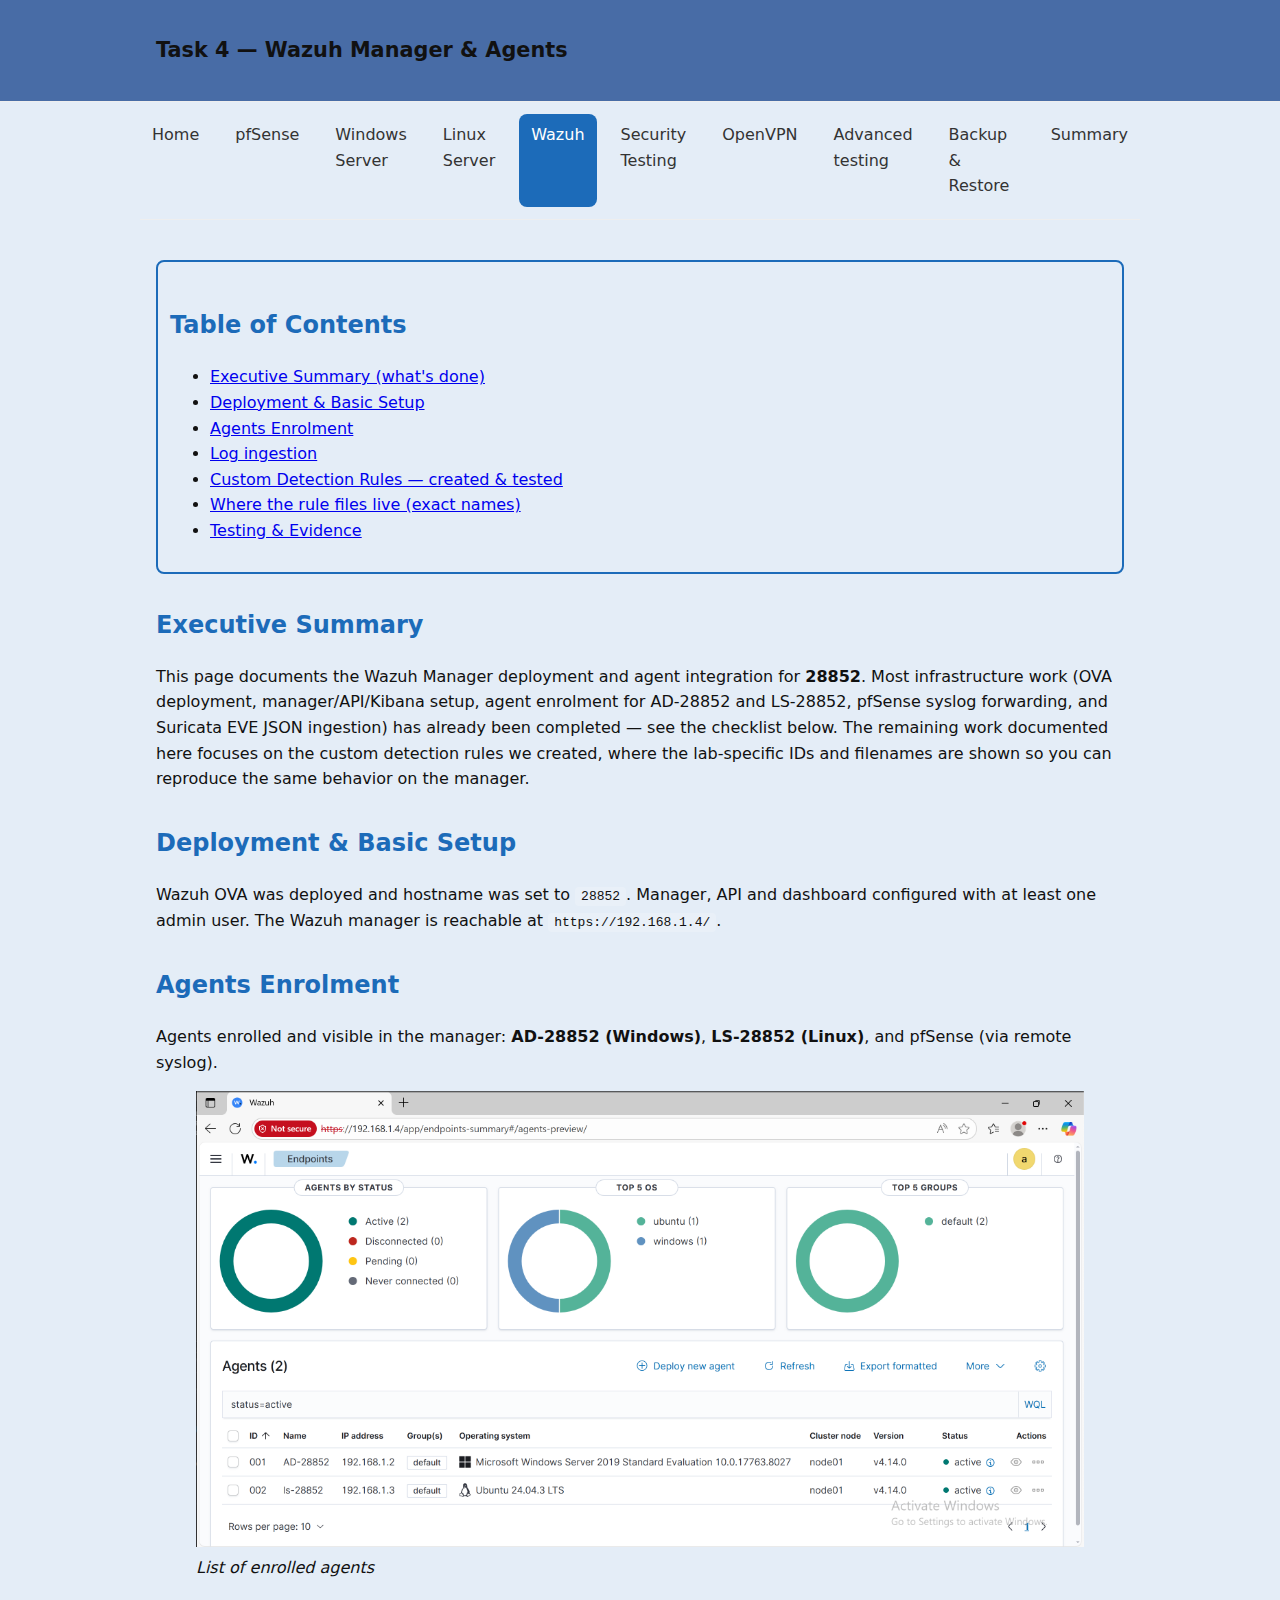
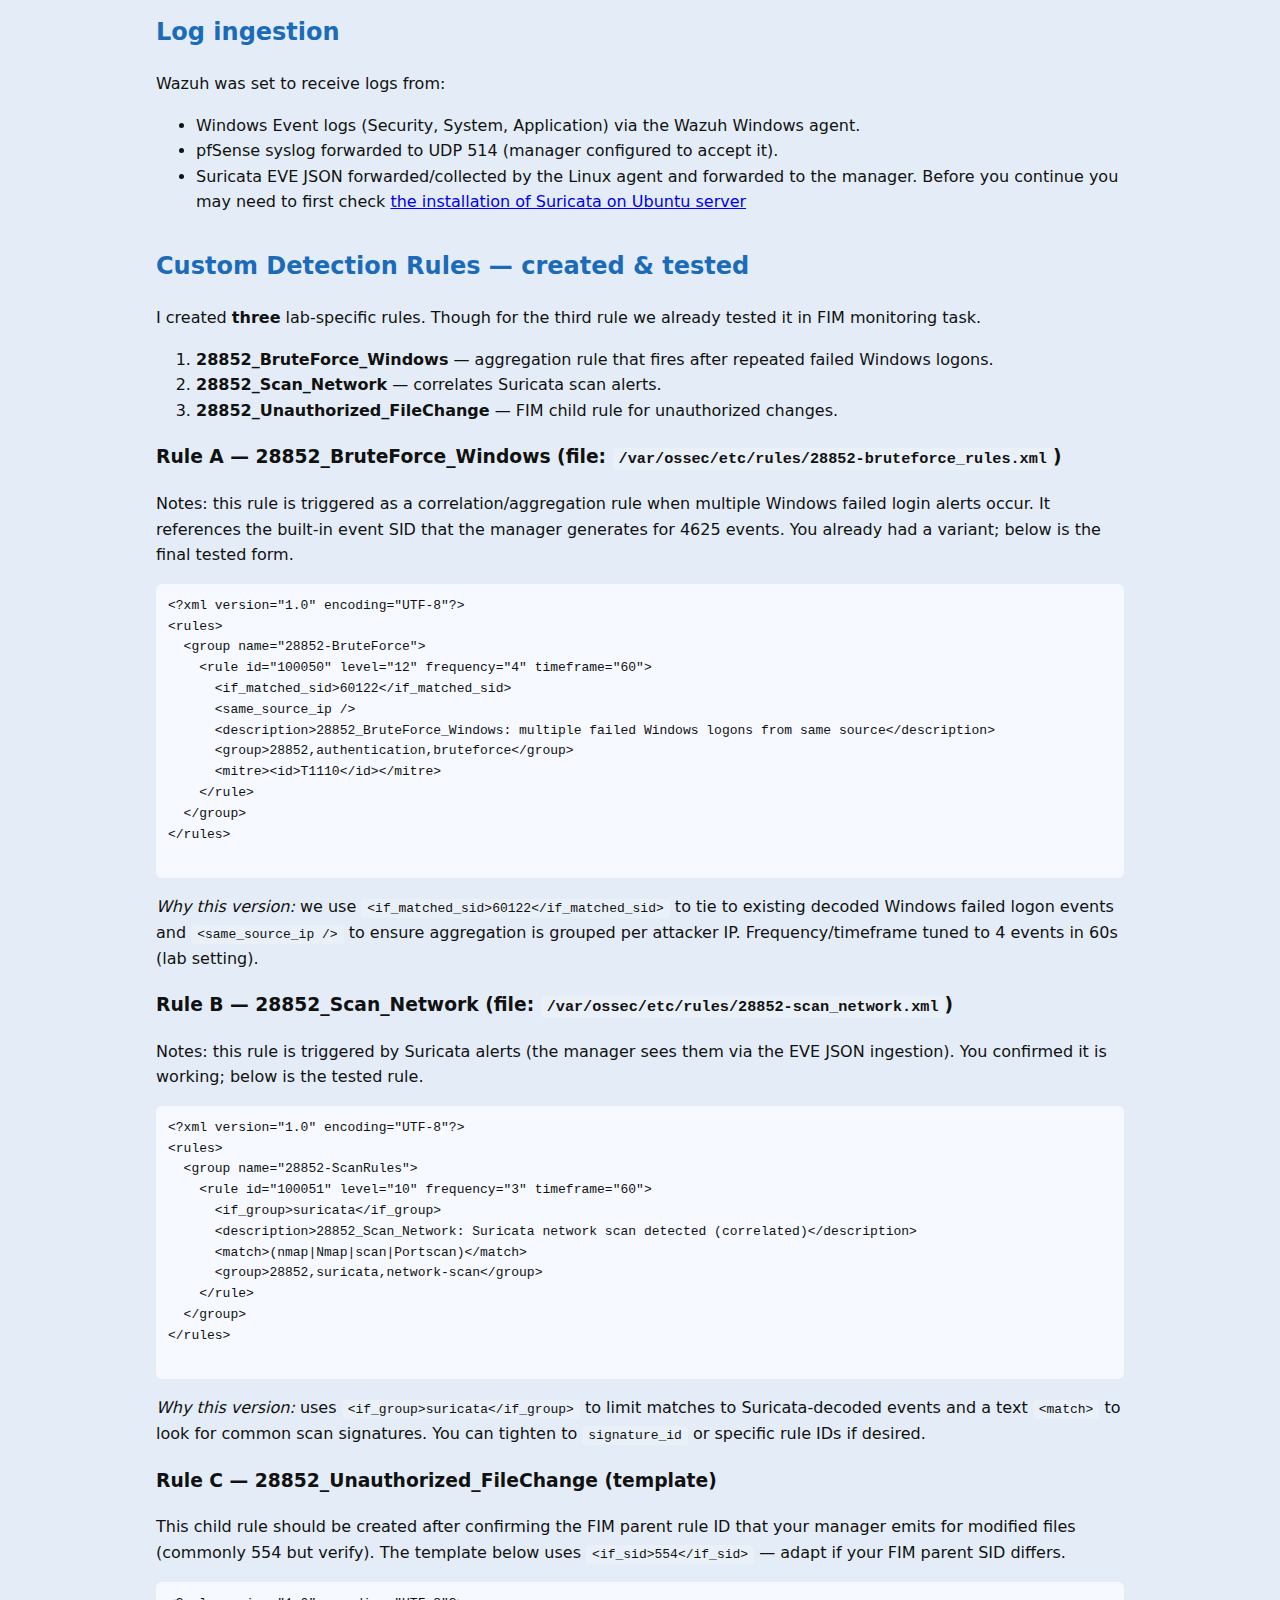
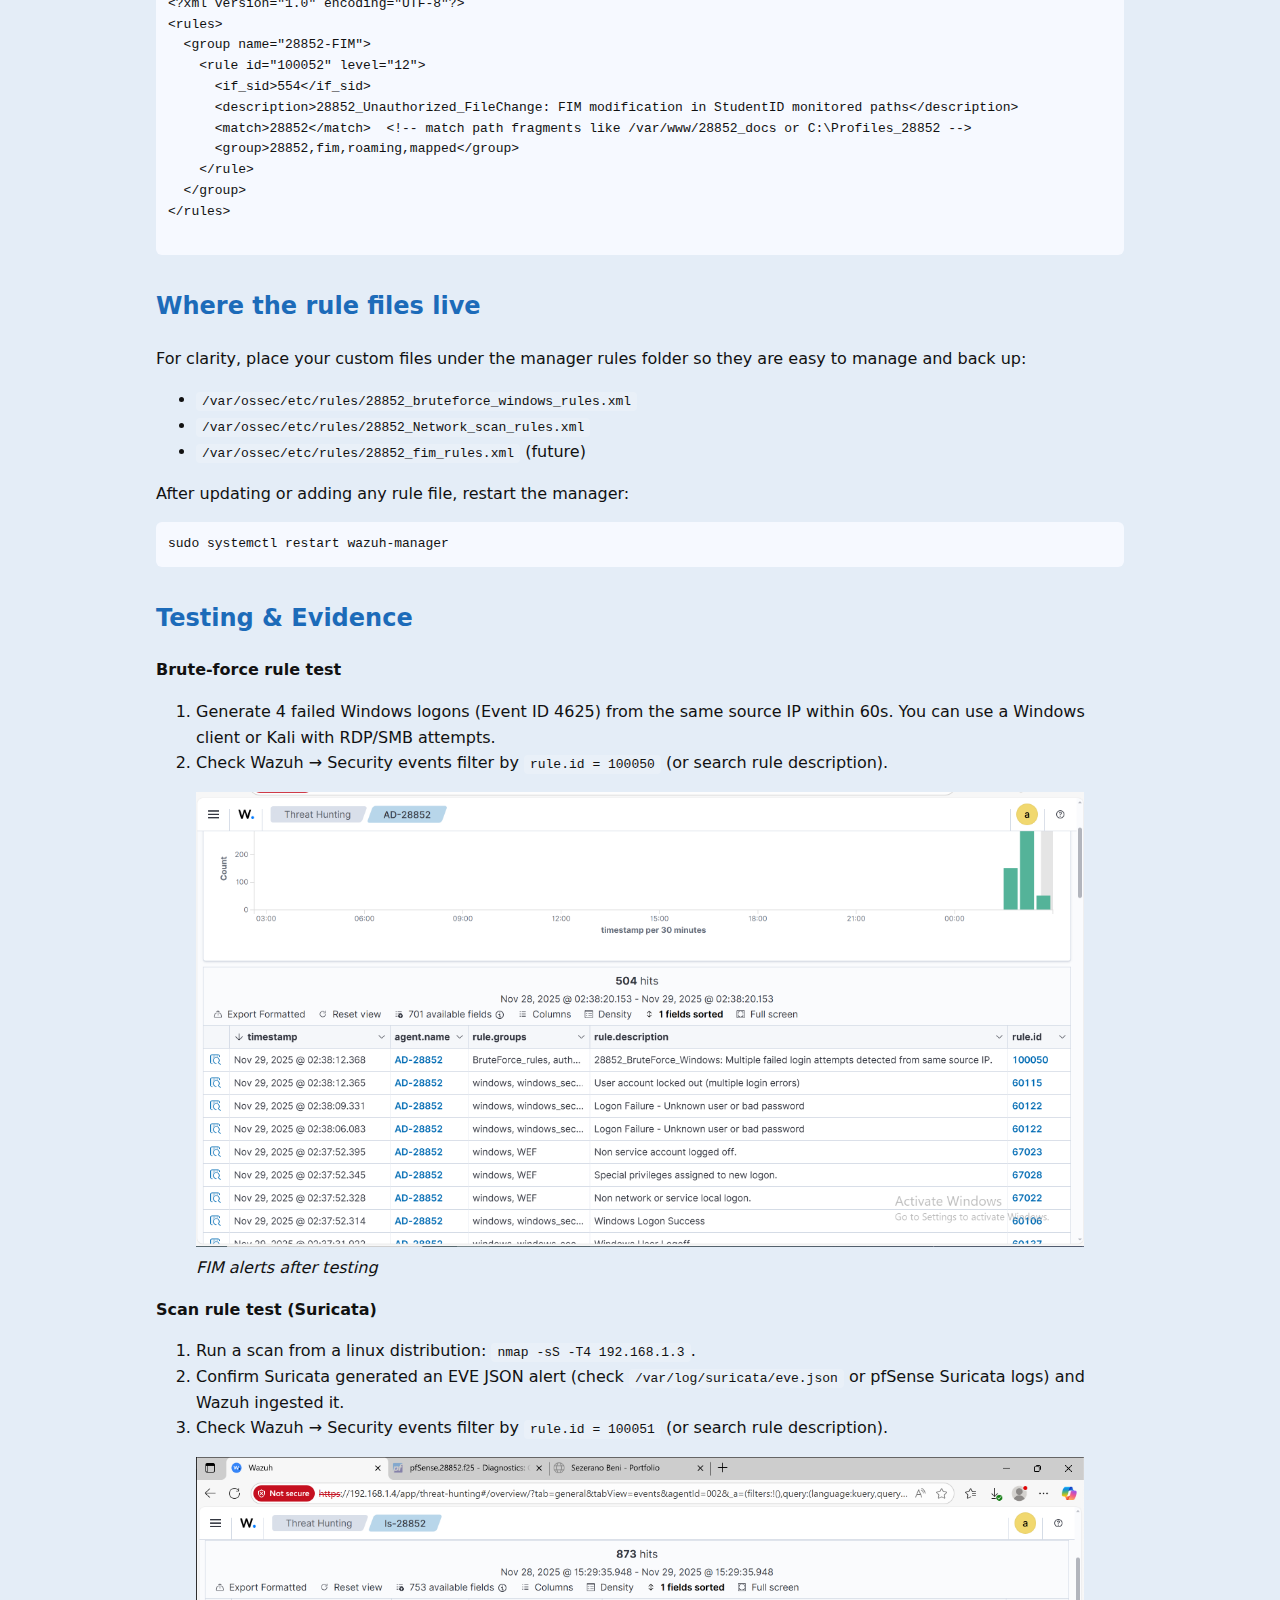
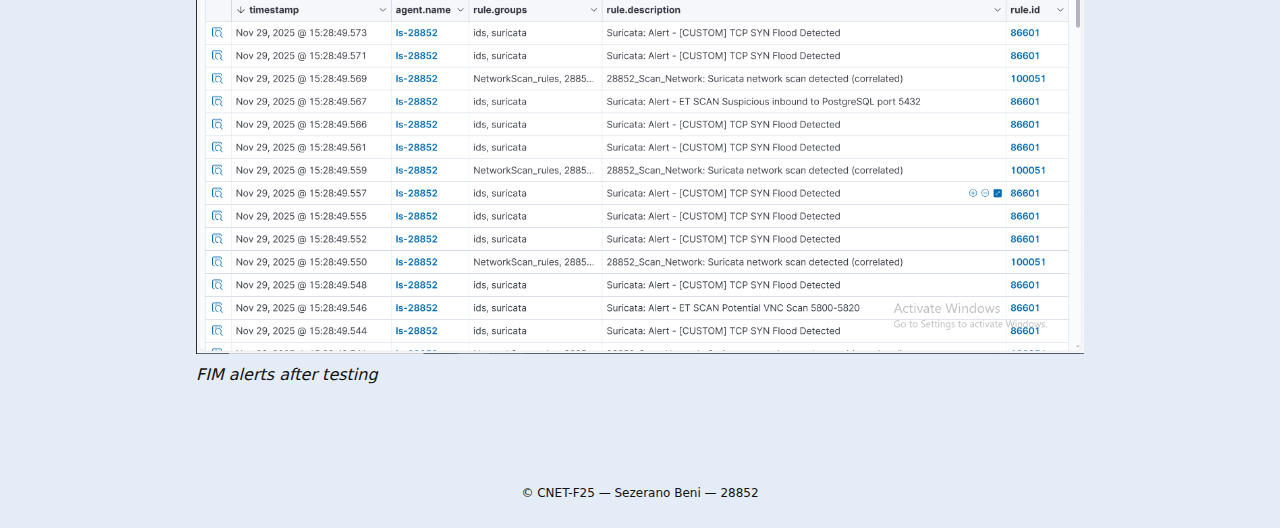
<file: wazuh.html>
<!doctype html>
<html lang="en">
<head>
<meta charset="utf-8">
<meta name="viewport" content="width=device-width,initial-scale=1">
<title>Wazuh Manager & Agents — Documentation (28852)</title>
<link rel="stylesheet" href="styles.css">
<style>
/* Extra styling for report-style */
body { line-height: 1.6; }
.main-nav { margin-bottom: 24px; }
.toc {
    border: 2px solid var(--accent);
    padding: 12px;
    margin-bottom: 24px;
    border-radius: 8px;
    background: var(--bg);
}
h2 { margin-top: 32px; color: var(--accent); }
p img { display: block; max-width: 600px; margin: 12px 0; }
code { background:#fff3; padding:2px 6px; border-radius:4px; }
pre.rule { background:#f6f9ff; padding:12px; border-radius:6px; overflow:auto; }
</style>
</head>
<body>
<header class="site-header">
  <div class="wrap">
    <h1>Task 4 — Wazuh Manager & Agents</h1>
  </div>
</header>

<nav class="main-nav wrap">
  <a href="index.html">Home</a>
  <a href="pfsense.html">pfSense</a>
  <a href="windows.html">Windows Server</a>
  <a href="linux.html">Linux Server</a>
  <a href="wazuh.html" class="active">Wazuh</a>
  <a href="security.html">Security Testing</a>
  <a href="vpn.html">OpenVPN</a>
  <a href="advanced.html">Advanced testing</a>
  <a href="backups.html">Backup & Restore</a>
  <a href="summary.html">Summary</a>
</nav>

<main class="wrap">

  <div class="toc">
    <h2>Table of Contents</h2>
    <ul>
      <li><a href="#overview">Executive Summary (what's done)</a></li>
      <li><a href="#deploy">Deployment & Basic Setup</a></li>
      <li><a href="#agents">Agents Enrolment</a></li>
      <li><a href="#logs">Log ingestion</a></li>
      <li><a href="#rules">Custom Detection Rules — created & tested</a></li>
      <li><a href="#rules-files">Where the rule files live (exact names)</a></li>
      <li><a href="#testing">Testing & Evidence</a></li>
    </ul>
  </div>

  <h2 id="overview">Executive Summary</h2>
  <p>
    This page documents the Wazuh Manager deployment and agent integration for <strong>28852</strong>. 
    Most infrastructure work (OVA deployment, manager/API/Kibana setup, agent enrolment for AD-28852 and LS-28852, pfSense syslog forwarding, and Suricata EVE JSON ingestion) has already been completed — see the checklist below.
    The remaining work documented here focuses on the custom detection rules we created, where the lab-specific IDs and filenames are shown so you can reproduce the same behavior on the manager.
  </p>

  <h2 id="deploy">Deployment & Basic Setup</h2>
  <p>
    Wazuh OVA was deployed and hostname was set to <code>28852</code>. Manager, API and dashboard configured with at least one admin user. The Wazuh manager is reachable at <code>https://192.168.1.4/</code>.
  </p>

  <h2 id="agents">Agents Enrolment</h2>
  <p>
    Agents enrolled and visible in the manager: <strong>AD-28852 (Windows)</strong>, <strong>LS-28852 (Linux)</strong>, and pfSense (via remote syslog).
  </p>
   <figure>
      <img src="Task4/Agent list.png" width="100%" height="50%">
      <figcaption><em>List of enrolled agents</em></figcaption>
    </figure>

  <h2 id="logs">Log ingestion</h2>
  <p>
    Wazuh was set to receive logs from:
    <ul>
      <li>Windows Event logs (Security, System, Application) via the Wazuh Windows agent.</li>
      <li>pfSense syslog forwarded to UDP 514 (manager configured to accept it).</li>
      <li>Suricata EVE JSON forwarded/collected by the Linux agent and forwarded to the manager. Before you continue you may need to first check <a href="security.html">the installation of Suricata on Ubuntu server</a> </li>
    </ul>
  </p>

  <h2 id="rules">Custom Detection Rules — created & tested</h2>
  <p>
    I created <strong>three</strong> lab-specific rules. Though for the third rule we already tested it in FIM monitoring task.
    <ol>
      <li><strong>28852_BruteForce_Windows</strong> — aggregation rule that fires after repeated failed Windows logons.</li>
      <li><strong>28852_Scan_Network</strong> — correlates Suricata scan alerts.</li>
      <li><strong>28852_Unauthorized_FileChange</strong> — FIM child rule for unauthorized changes.</li>
    </ol>
  </p>

  <h3>Rule A — 28852_BruteForce_Windows (file: <code>/var/ossec/etc/rules/28852-bruteforce_rules.xml</code>)</h3>
  <p>Notes: this rule is triggered as a correlation/aggregation rule when multiple Windows failed login alerts occur. It references the built-in event SID that the manager generates for 4625 events. You already had a variant; below is the final tested form.</p>

  <pre class="rule">
&lt;?xml version="1.0" encoding="UTF-8"?&gt;
&lt;rules&gt;
  &lt;group name="28852-BruteForce"&gt;
    &lt;rule id="100050" level="12" frequency="4" timeframe="60"&gt;
      &lt;if_matched_sid&gt;60122&lt;/if_matched_sid&gt;    
      &lt;same_source_ip /&gt;
      &lt;description&gt;28852_BruteForce_Windows: multiple failed Windows logons from same source&lt;/description&gt;
      &lt;group&gt;28852,authentication,bruteforce&lt;/group&gt;
      &lt;mitre&gt;&lt;id&gt;T1110&lt;/id&gt;&lt;/mitre&gt;
    &lt;/rule&gt;
  &lt;/group&gt;
&lt;/rules&gt;
  </pre>

  <p><em>Why this version:</em> we use <code>&lt;if_matched_sid&gt;60122&lt;/if_matched_sid&gt;</code> to tie to existing decoded Windows failed logon events and <code>&lt;same_source_ip /&gt;</code> to ensure aggregation is grouped per attacker IP. Frequency/timeframe tuned to 4 events in 60s (lab setting).</p>

  <h3>Rule B — 28852_Scan_Network (file: <code>/var/ossec/etc/rules/28852-scan_network.xml</code>)</h3>
  <p>Notes: this rule is triggered by Suricata alerts (the manager sees them via the EVE JSON ingestion). You confirmed it is working; below is the tested rule.</p>

  <pre class="rule">
&lt;?xml version="1.0" encoding="UTF-8"?&gt;
&lt;rules&gt;
  &lt;group name="28852-ScanRules"&gt;
    &lt;rule id="100051" level="10" frequency="3" timeframe="60"&gt;
      &lt;if_group&gt;suricata&lt;/if_group&gt;
      &lt;description&gt;28852_Scan_Network: Suricata network scan detected (correlated)&lt;/description&gt;
      &lt;match&gt;(nmap|Nmap|scan|Portscan)&lt;/match&gt;
      &lt;group&gt;28852,suricata,network-scan&lt;/group&gt;
    &lt;/rule&gt;
  &lt;/group&gt;
&lt;/rules&gt;
  </pre>

  <p><em>Why this version:</em> uses <code>&lt;if_group&gt;suricata&lt;/if_group&gt;</code> to limit matches to Suricata-decoded events and a text <code>&lt;match&gt;</code> to look for common scan signatures. You can tighten to <code>signature_id</code> or specific rule IDs if desired.</p>

  <h3>Rule C — 28852_Unauthorized_FileChange (template)</h3>
  <p>This child rule should be created after confirming the FIM parent rule ID that your manager emits for modified files (commonly 554 but verify). The template below uses <code>&lt;if_sid&gt;554&lt;/if_sid&gt;</code> — adapt if your FIM parent SID differs.</p>

  <pre class="rule">
&lt;?xml version="1.0" encoding="UTF-8"?&gt;
&lt;rules&gt;
  &lt;group name="28852-FIM"&gt;
    &lt;rule id="100052" level="12"&gt;
      &lt;if_sid&gt;554&lt;/if_sid&gt;
      &lt;description&gt;28852_Unauthorized_FileChange: FIM modification in StudentID monitored paths&lt;/description&gt;
      &lt;match&gt;28852&lt;/match&gt;  &lt;!-- match path fragments like /var/www/28852_docs or C:\Profiles_28852 --&gt;
      &lt;group&gt;28852,fim,roaming,mapped&lt;/group&gt;
    &lt;/rule&gt;
  &lt;/group&gt;
&lt;/rules&gt;
  </pre>

  <h2 id="rules-files">Where the rule files live</h2>
  <p>For clarity, place your custom files under the manager rules folder so they are easy to manage and back up:</p>
  <ul>
    <li><code>/var/ossec/etc/rules/28852_bruteforce_windows_rules.xml</code></li>
    <li><code>/var/ossec/etc/rules/28852_Network_scan_rules.xml</code></li>
    <li><code>/var/ossec/etc/rules/28852_fim_rules.xml</code> (future)</li>
  </ul>
  <p>After updating or adding any rule file, restart the manager:</p>
  <pre class="rule">sudo systemctl restart wazuh-manager</pre>

  <h2 id="testing">Testing & Evidence</h2>
  <p>
    <strong>Brute-force rule test</strong>
    <ol>
      <li>Generate 4 failed Windows logons (Event ID 4625) from the same source IP within 60s. You can use a Windows client or Kali with RDP/SMB attempts.</li>
      <li>Check Wazuh → Security events filter by <code>rule.id = 100050</code> (or search rule description).</li>
    </ol>
  </p>

   <figure>
      <img src="Task5/BruteForce.png" width="100%" height="50%">
      <figcaption><em>FIM alerts after testing</em></figcaption>
    </figure>

  <p>
    <strong>Scan rule test (Suricata)</strong>
    <ol>
      <li>Run a scan from a linux distribution: <code>nmap -sS -T4 192.168.1.3</code>.</li>
      <li>Confirm Suricata generated an EVE JSON alert (check <code>/var/log/suricata/eve.json</code> or pfSense Suricata logs) and Wazuh ingested it.</li>
      <li>Check Wazuh → Security events filter by <code>rule.id = 100051</code> (or search rule description).</li>

    </ol>
  </p>
   <figure>
      <img src="Task5/Network scan.png" width="100%" height="50%">
      <figcaption><em>FIM alerts after testing</em></figcaption>
    </figure>

</main>

<footer class="site-footer">
  <div class="wrap">© CNET-F25 — Sezerano Beni — 28852</div>
</footer>

<!-- Return to Top Button -->
<button id="topBtn" title="Go to top">↑ Top</button>

<script>
let topButton = document.getElementById("topBtn");
window.onscroll = function(){scrollFunction()};
function scrollFunction(){
  if(document.body.scrollTop>200 || document.documentElement.scrollTop>200) topButton.style.display="block";
  else topButton.style.display="none";
}
topButton.onclick = function(){ window.scrollTo({ top:0, behavior:'smooth' }); };
</script>
</body>
</html>
</file>
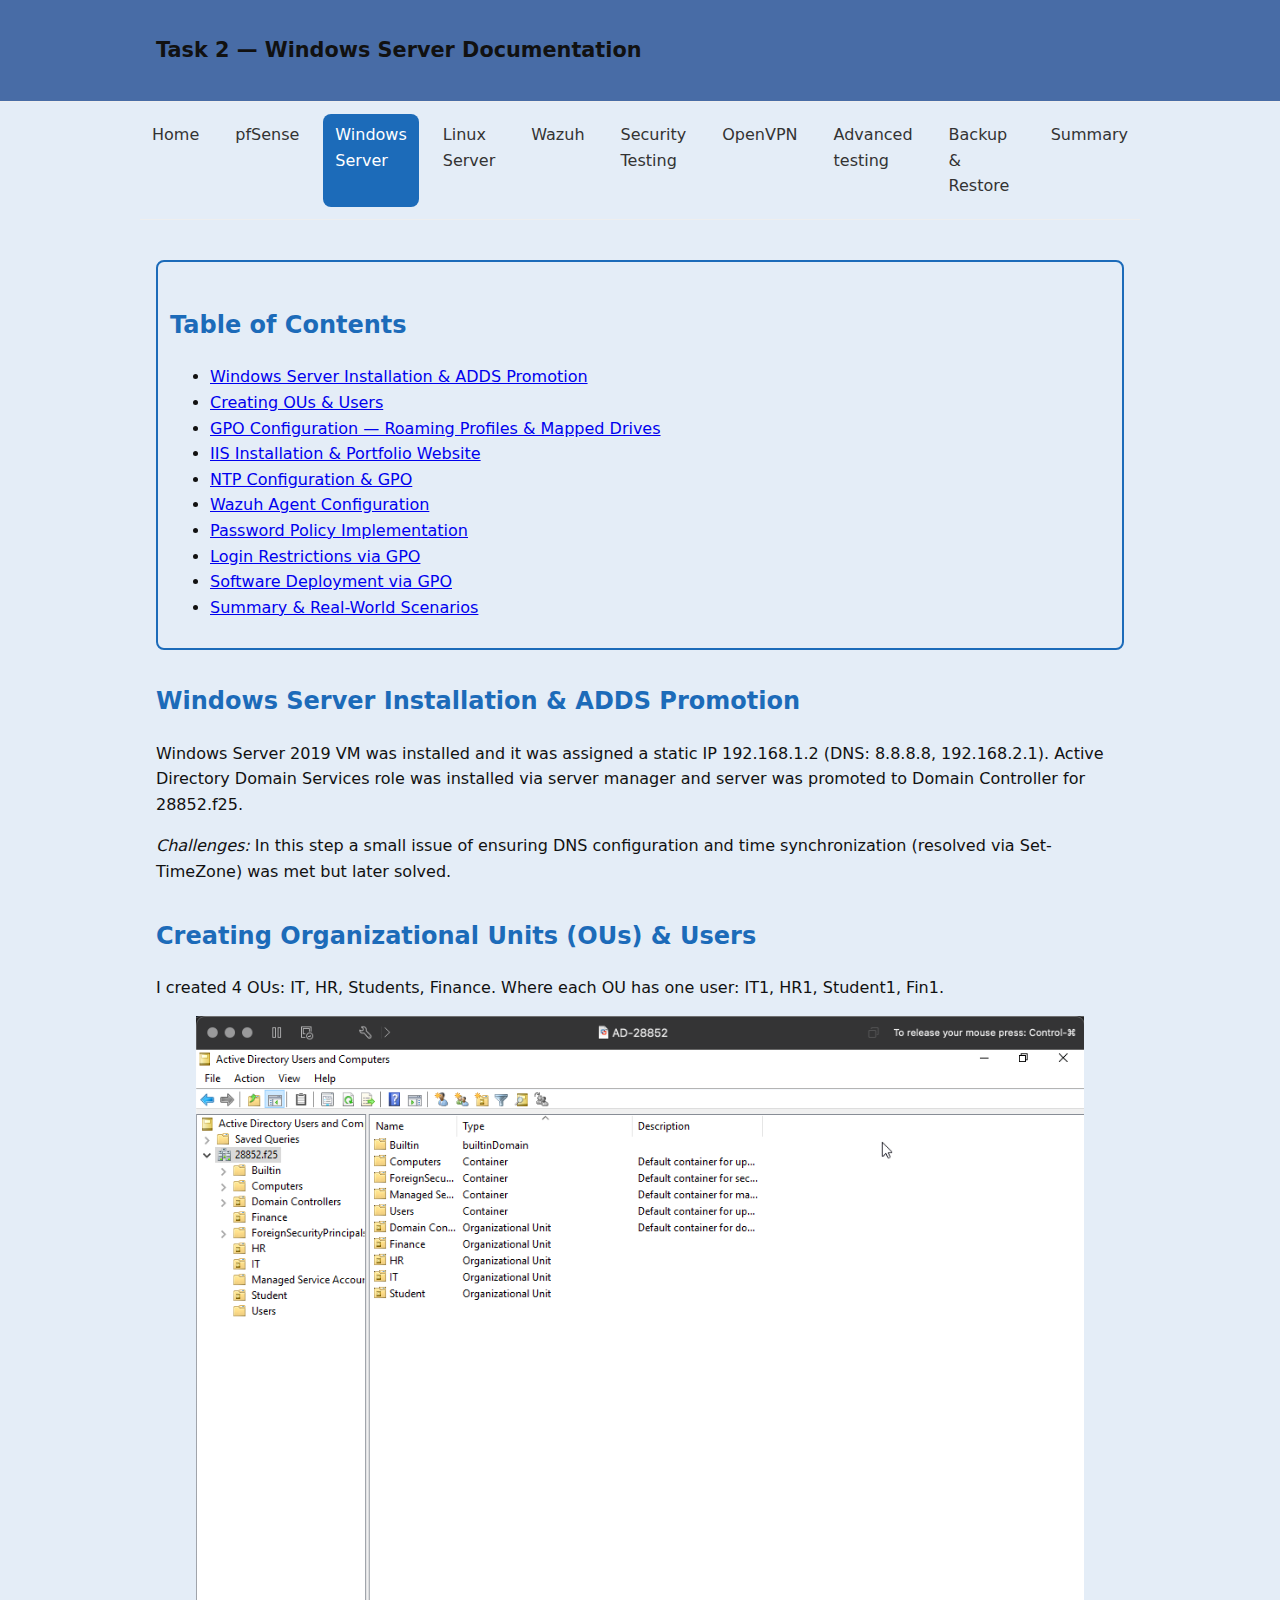
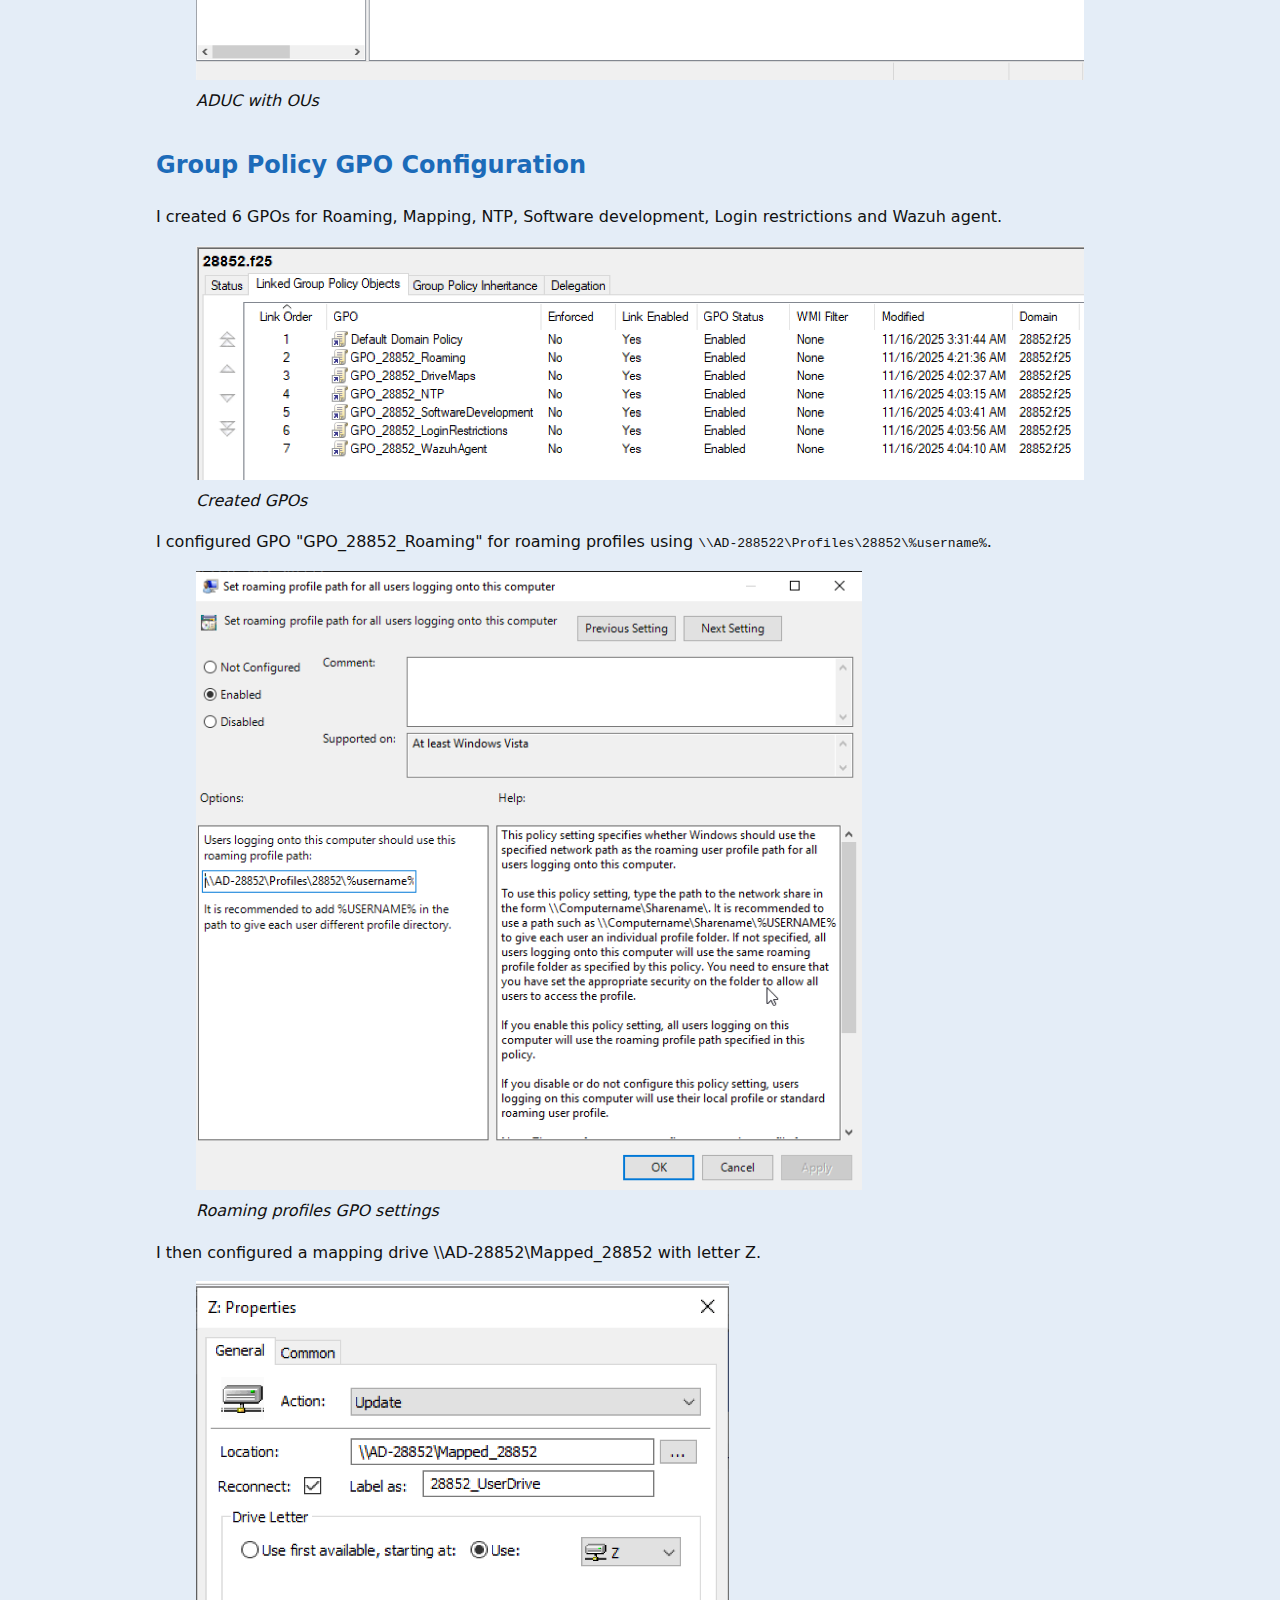
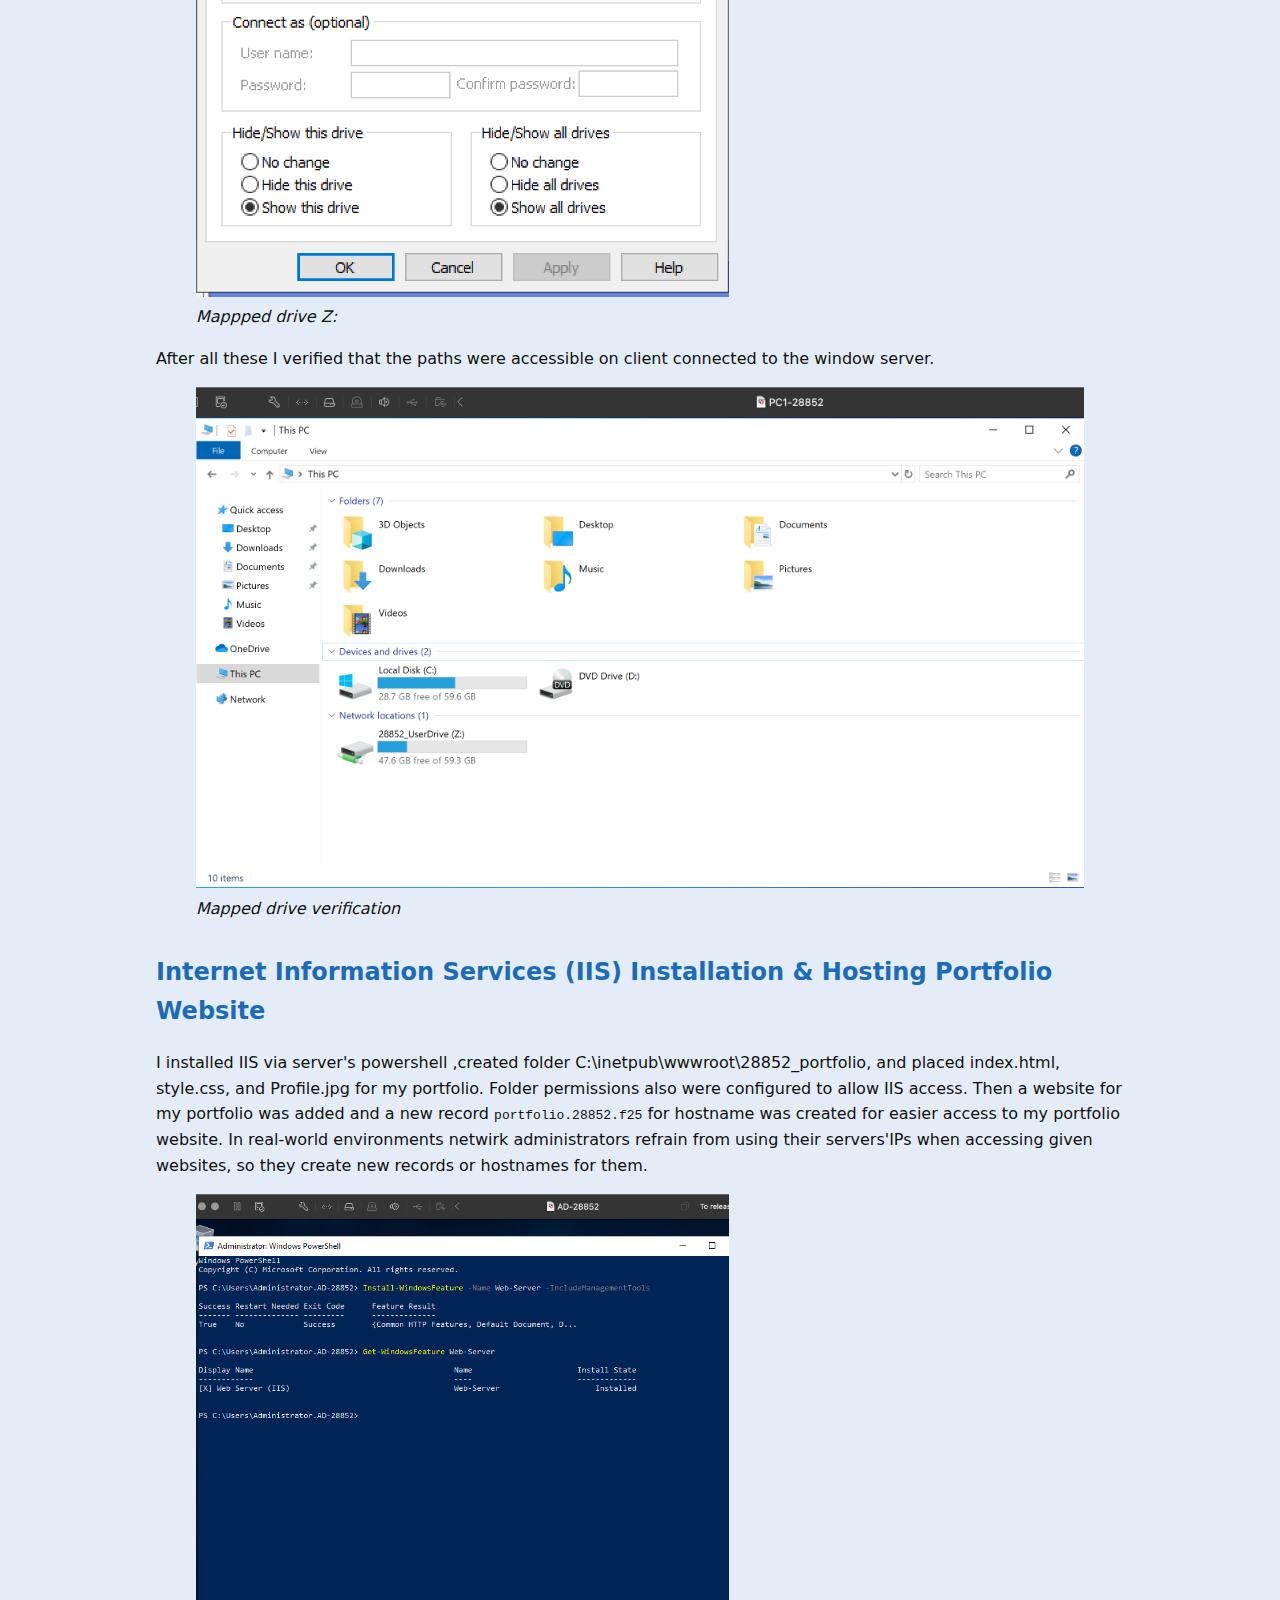
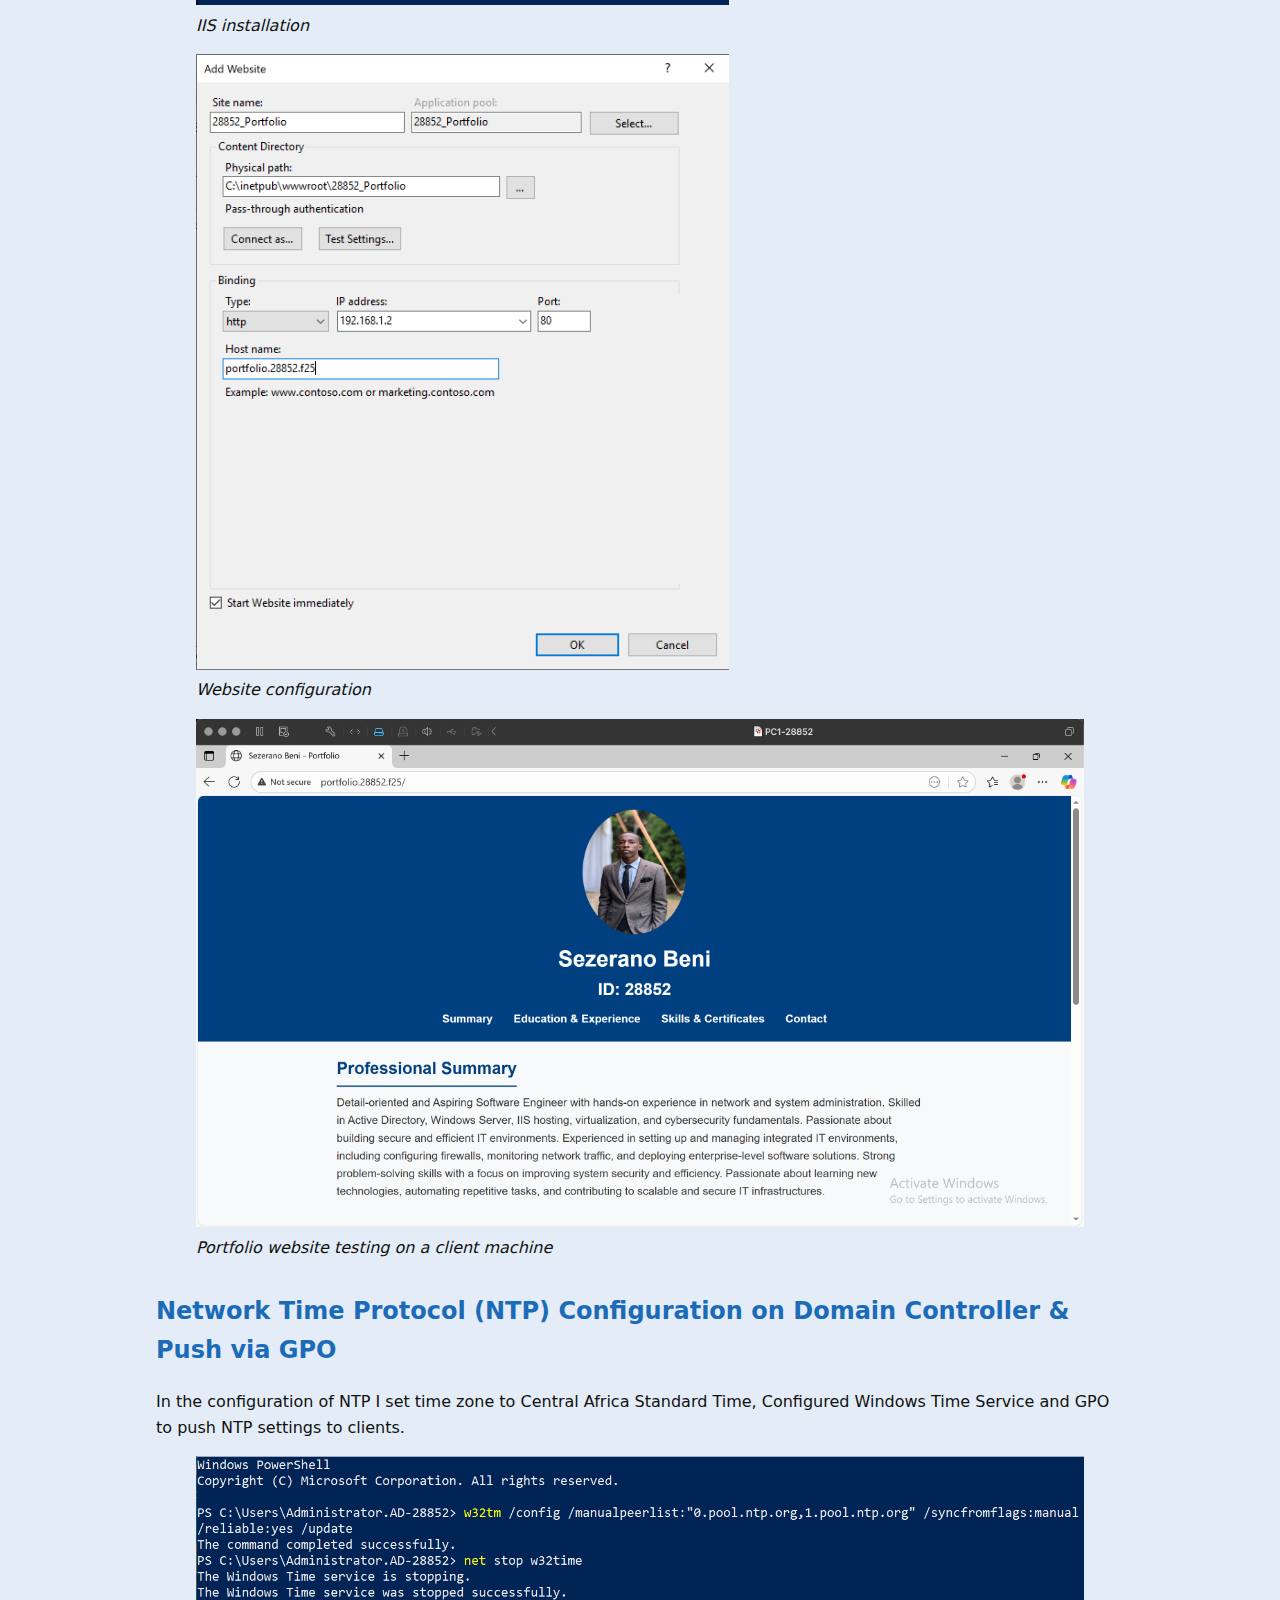
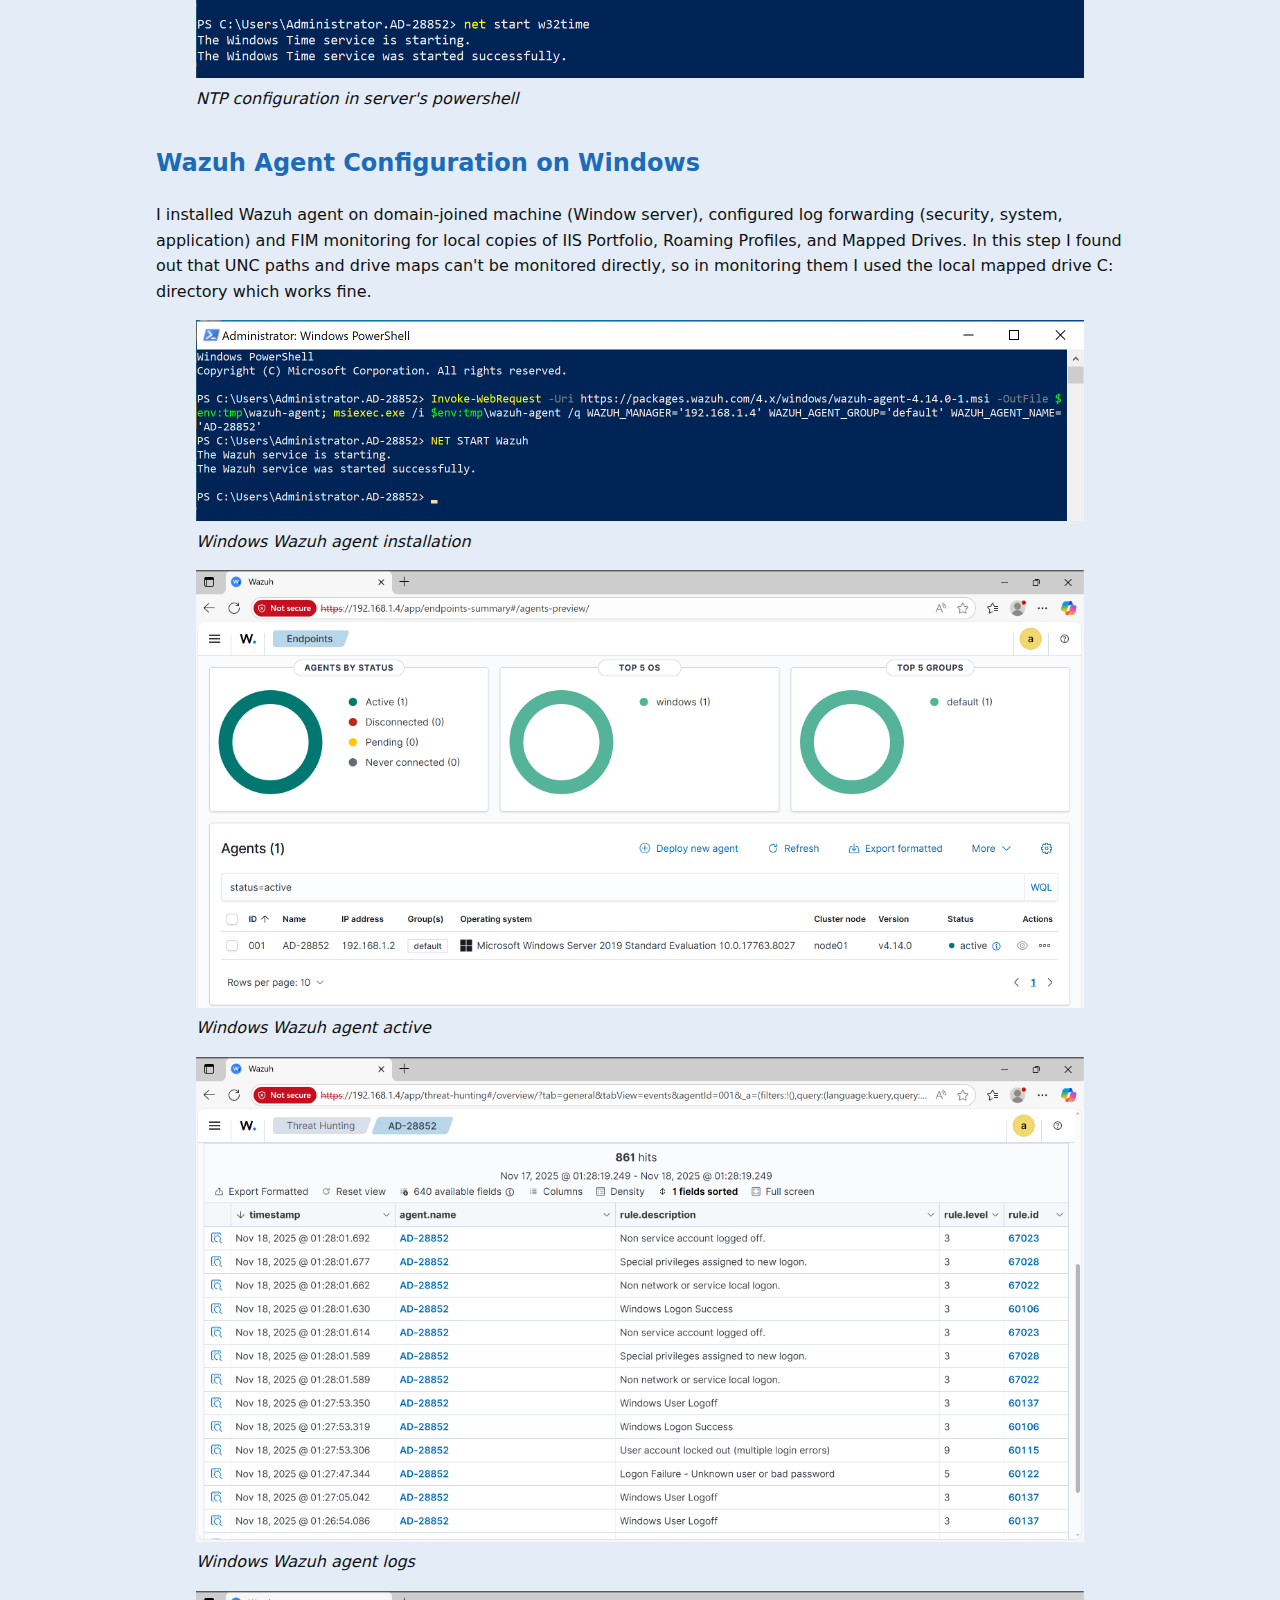
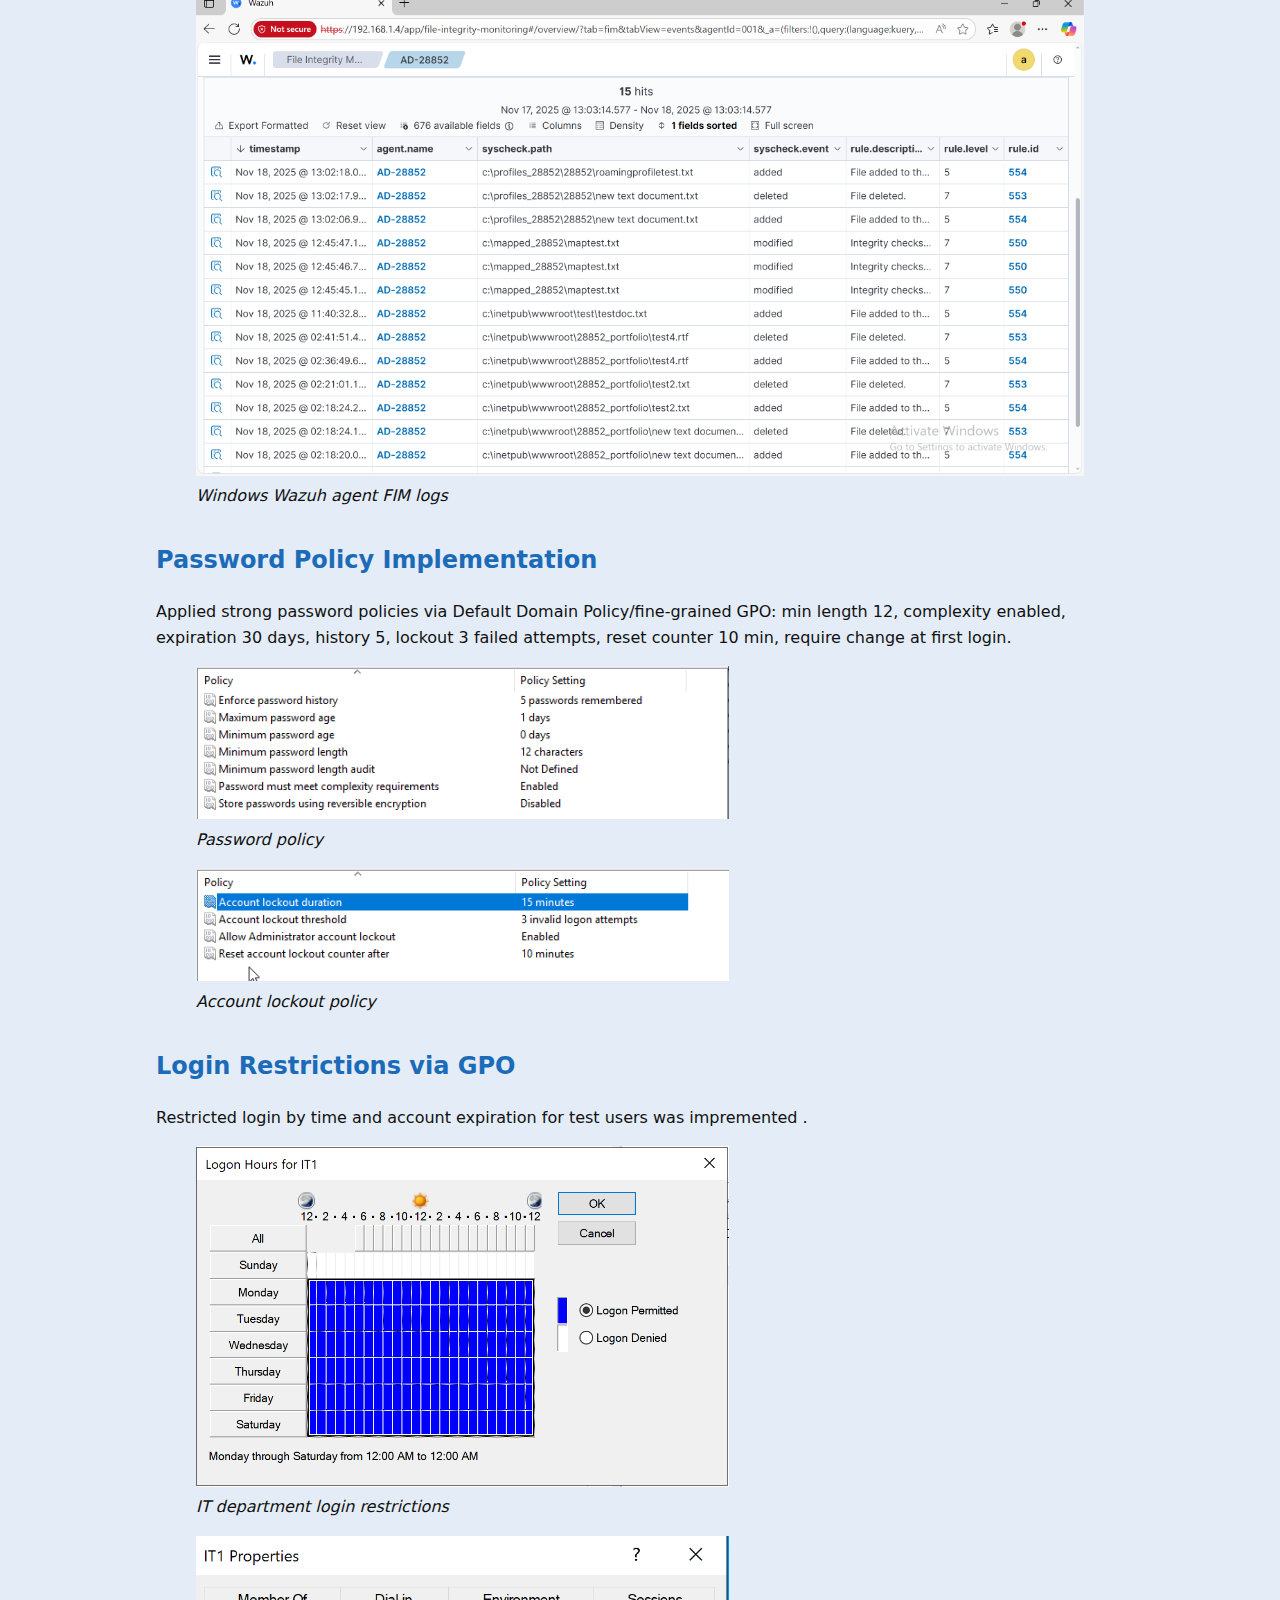
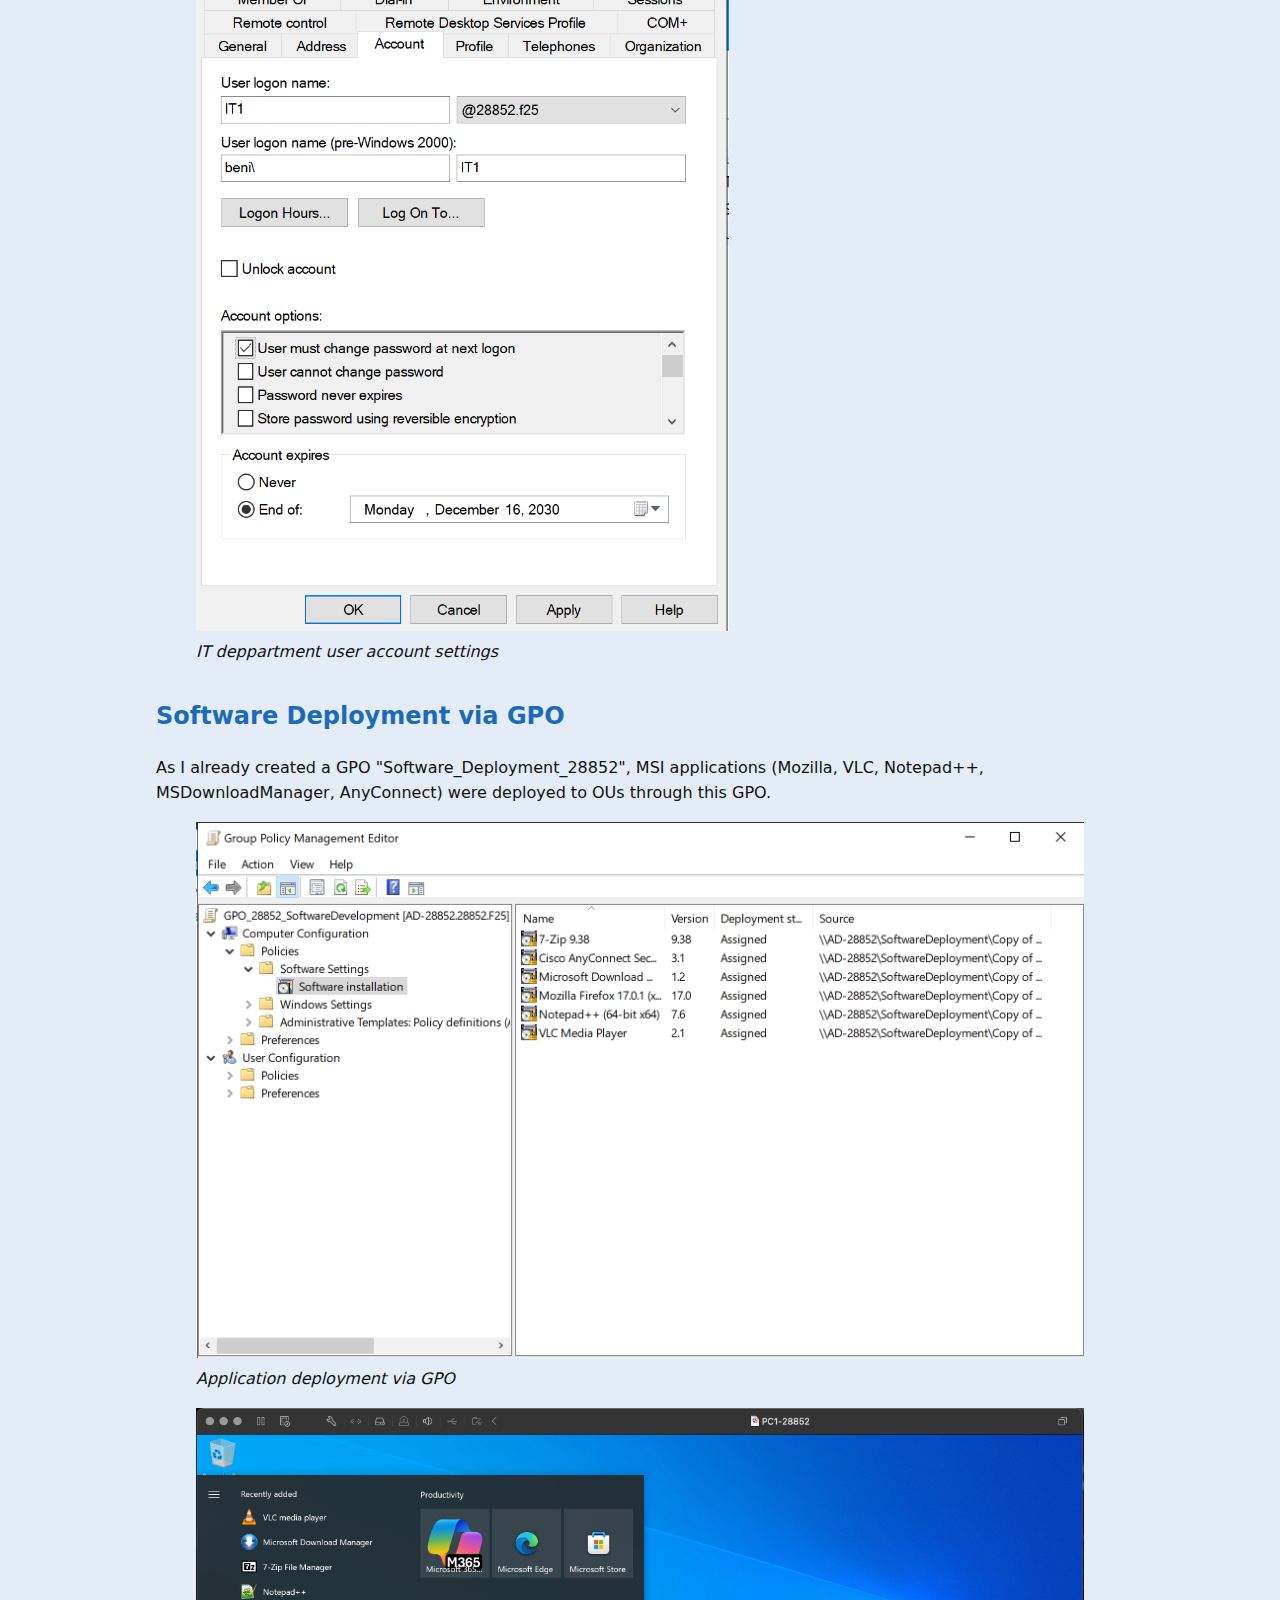
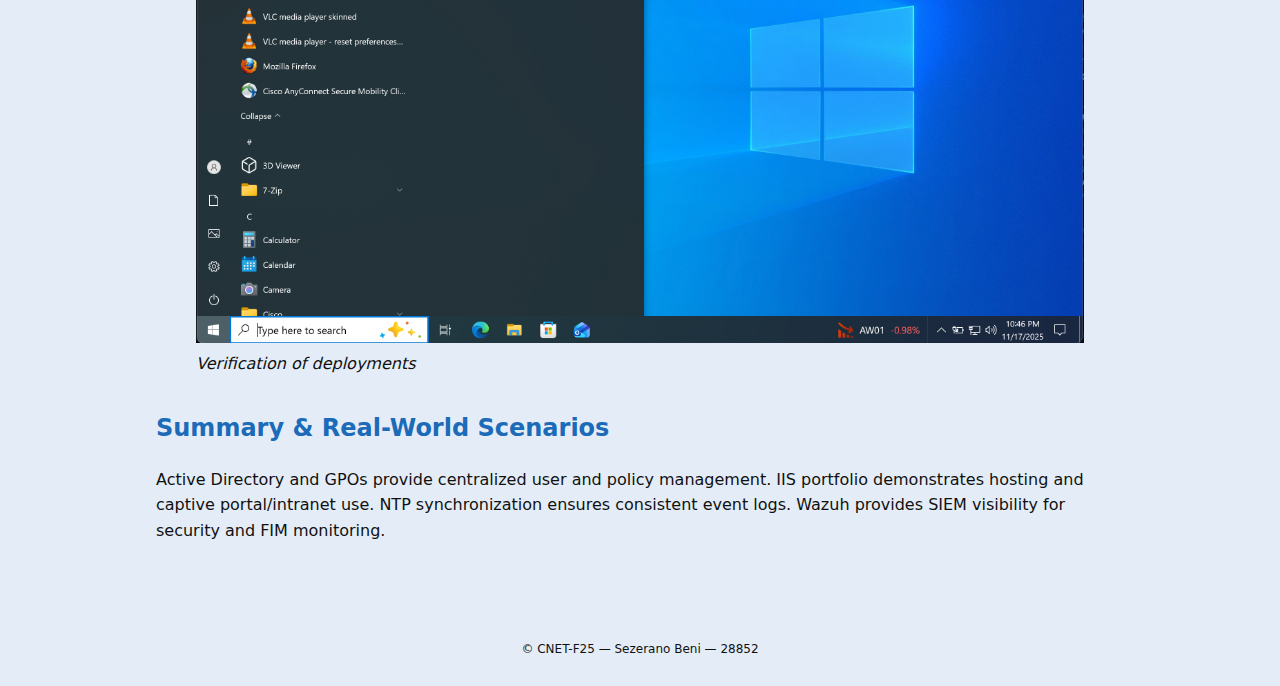
<file: windows.html>
<!doctype html>
<html lang="en">
<head>
<meta charset="utf-8">
<meta name="viewport" content="width=device-width,initial-scale=1">
<title>Windows Server Documentation (28852)</title>
<link rel="stylesheet" href="styles.css">
<style>
/* Extra styling for report-style */
body {
    line-height: 1.6;
}
.main-nav {
    margin-bottom: 24px;
}
.toc {
    border: 2px solid var(--accent);
    padding: 12px;
    margin-bottom: 24px;
    border-radius: 8px;
    background: var(--bg);
}
h2 {
    margin-top: 32px;
    color: var(--accent);
}
p img {
    display: block;
    max-width: 600px;
    margin: 12px 0;
}
</style>
</head>
<body>
<header class="site-header">
    <div class="wrap">
        <h1>Task 2 — Windows Server Documentation</h1>
    </div>
</header>

<nav class="main-nav wrap">
    <a href="index.html">Home</a>
    <a href="pfsense.html">pfSense</a>
    <a href="windows.html" class="active">Windows Server</a>
    <a href="linux.html">Linux Server</a>
    <a href="wazuh.html">Wazuh</a>
    <a href="security.html">Security Testing</a>
    <a href="vpn.html">OpenVPN</a>
    <a href="advanced.html">Advanced testing</a>
    <a href="backups.html">Backup & Restore</a>
    <a href="summary.html">Summary</a>
</nav>

<main class="wrap">

    <!-- Table of Contents -->
    <div class="toc">
        <h2>Table of Contents</h2>
        <ul>
            <li><a href="#install">Windows Server Installation & ADDS Promotion</a></li>
            <li><a href="#ous">Creating OUs & Users</a></li>
            <li><a href="#gpo">GPO Configuration — Roaming Profiles & Mapped Drives</a></li>
            <li><a href="#iis">IIS Installation & Portfolio Website</a></li>
            <li><a href="#ntp">NTP Configuration & GPO</a></li>
            <li><a href="#wazuh">Wazuh Agent Configuration</a></li>
            <li><a href="#password">Password Policy Implementation</a></li>
            <li><a href="#login">Login Restrictions via GPO</a></li>
            <li><a href="#software">Software Deployment via GPO</a></li>
            <li><a href="#summary">Summary & Real-World Scenarios</a></li>
        </ul>
    </div>

    <!-- Report content -->
    <h2 id="install">Windows Server Installation & ADDS Promotion</h2>
    <p>
        Windows Server 2019 VM was installed and it was assigned a static IP 192.168.1.2 (DNS: 8.8.8.8, 192.168.2.1). 
        Active Directory Domain Services role was installed via server manager and server was promoted to Domain Controller for 28852.f25.
    </p>
    <p><em>Challenges:</em> In this step a small issue of ensuring DNS configuration and time synchronization (resolved via Set-TimeZone) was met but later solved.</p>

    <h2 id="ous">Creating Organizational Units (OUs) & Users</h2>
    <p>
        I created 4 OUs: IT, HR, Students, Finance. Where each OU has one user: IT1, HR1, Student1, Fin1.
    </p>
      <figure>
      <img src="Task2/1.OUs.png" width="100%" height="50%">
      <figcaption><em>ADUC with OUs</em></figcaption>
    </figure>

    <h2 id="gpo">Group Policy GPO Configuration</h2>
    <p>
        I created 6 GPOs for Roaming, Mapping, NTP, Software development, Login restrictions and Wazuh agent.
    </p>
      <figure>
      <img src="Task2/6.GPOs.png" width="100%" height="50%">
      <figcaption><em>Created GPOs</em></figcaption>
    </figure>
    <p>
        I configured GPO "GPO_28852_Roaming" for roaming profiles using <code>\\AD-288522\Profiles\28852\%username%</code>.
    </p>
      <figure>
      <img src="Task2/7.Setting roaming profiles.png" width="75%" height="25%">
      <figcaption><em>Roaming profiles GPO settings</em></figcaption>
    </figure>
    <p>
        I then configured a mapping drive \\AD-28852\Mapped_28852 with letter Z.
    </p>
      <figure>
      <img src="Task2/9.Setting Mapped drives.png" width="60%" height="15%">
      <figcaption><em>Mappped drive Z:</em></figcaption>
    </figure>
    <p>After all these I verified that the paths were accessible on client connected to the window server.</p>
      <figure>
      <img src="Task2/10. Mapped drives.png" width="100%" height="50%">
      <figcaption><em>Mapped drive verification</em></figcaption>
    </figure>
    <h2 id="iis">Internet Information Services (IIS) Installation & Hosting Portfolio Website</h2>
    <p>
        I installed IIS via server's powershell ,created folder C:\inetpub\wwwroot\28852_portfolio, and placed index.html, style.css, and Profile.jpg for my portfolio. 
        Folder permissions also were configured to allow IIS access. Then a website for my portfolio was added and a new record <code>portfolio.28852.f25</code> for hostname was created for easier access to my portfolio website. In real-world environments netwirk administrators refrain from using their servers'IPs when accessing given websites, so they create new records or hostnames for them. 
    </p>
      <figure>
      <img src="Task2/14.IIS installation.png" width="60%" height="10%">
      <figcaption><em>IIS installation</em></figcaption>
    </figure>
      <figure>
      <img src="Task2/15.Website configuration.png" width="60%" height="5%">
      <figcaption><em>Website configuration</em></figcaption>
    </figure>
      <figure>
      <img src="Task2/17.Portfolio client.png" width="100%" height="50%">
      <figcaption><em>Portfolio website testing on a client machine</em></figcaption>
    </figure>

    <h2 id="ntp">Network Time Protocol (NTP) Configuration on Domain Controller & Push via GPO</h2>
    <p>
        In the configuration of NTP I set time zone to Central Africa Standard Time, Configured Windows Time Service and GPO to push NTP settings to clients.
    </p>
      <figure>
      <img src="Task2/18.NTP configuration on server.png" width="100%" height="50%">
      <figcaption><em>NTP configuration in server's powershell</em></figcaption>
    </figure>

    <h2 id="wazuh">Wazuh Agent Configuration on Windows</h2>
    <p>
        I installed Wazuh agent on domain-joined machine (Window server), configured log forwarding (security, system, application) and FIM monitoring 
        for local copies of IIS Portfolio, Roaming Profiles, and Mapped Drives. In this step I found out that UNC paths and drive maps can't be monitored directly, so in monitoring them I used the local mapped drive C: directory which works fine.
    </p>
      <figure>
      <img src="Task2/26.Wazuh Agent deployment.png" width="100%" height="50%">
      <figcaption><em>Windows Wazuh agent installation</em></figcaption>
    </figure>
      <figure>
      <img src="Task2/27.Windows Wazuh.png" width="100%" height="50%">
      <figcaption><em>Windows Wazuh agent active</em></figcaption>
    </figure>
      <figure>
      <img src="Task2/28.Windows sending Logs to Wazuh.png" width="100%" height="50%">
      <figcaption><em>Windows Wazuh agent logs</em></figcaption>
    </figure>
      <figure>
      <img src="Task2/29.FIM monitoring.png" width="100%" height="50%">
      <figcaption><em>Windows Wazuh agent FIM logs</em></figcaption>
    </figure>

    <h2 id="password">Password Policy Implementation</h2>
    <p>
        Applied strong password policies via Default Domain Policy/fine-grained GPO: min length 12, complexity enabled, expiration 30 days, 
        history 5, lockout 3 failed attempts, reset counter 10 min, require change at first login.
    </p>
      <figure>
      <img src="Task2/12.Password policy.png" width="60%" height="50%">
      <figcaption><em>Password policy</em></figcaption>
    </figure>
      <figure>
      <img src="Task2/11.Account lockout policies.png" width="60%" height="50%">
      <figcaption><em>Account lockout policy</em></figcaption>
    </figure>
    <h2 id="login">Login Restrictions via GPO</h2>
    <p>
        Restricted login by time and account expiration for test users was impremented .
    </p>
      <figure>
      <img src="Task2/21.Login restrictions for ITs.png" width="60%" height="50%">
      <figcaption><em>IT department login restrictions</em></figcaption>
    </figure>
      <figure>
      <img src="Task2/22.Login restrictions for ITs.png" width="60%" height="25%">
      <figcaption><em>IT deppartment user account settings</em></figcaption>
    </figure>
    <h2 id="software">Software Deployment via GPO</h2>
    <p>
        As I already created a GPO "Software_Deployment_28852", MSI applications (Mozilla, VLC, Notepad++, MSDownloadManager, AnyConnect) were deployed to OUs through this GPO.
    </p>
      <figure>
      <img src="Task2/23.Software deplyment policies.png" width="100%" height="50%">
      <figcaption><em>Application deployment via GPO</em></figcaption>
    </figure>
      <figure>
      <img src="Task2/25.Software deplyment on Clients.png" width="100%" height="50%">
      <figcaption><em>Verification of deployments</em></figcaption>
    </figure>
    <h2 id="summary">Summary & Real-World Scenarios</h2>
    <p>
        Active Directory and GPOs provide centralized user and policy management. IIS portfolio demonstrates hosting 
        and captive portal/intranet use. NTP synchronization ensures consistent event logs. Wazuh provides SIEM visibility 
        for security and FIM monitoring.
    </p>

</main>

<footer class="site-footer">
<div class="wrap">© CNET-F25 — Sezerano Beni — 28852</div>
</footer>
<!-- Return to Top Button -->
<button id="topBtn" title="Go to top">↑ Top</button>

<script>
// Scroll button functionality
let topButton = document.getElementById("topBtn");
window.onscroll = function() {scrollFunction()};
function scrollFunction() {
    if (document.body.scrollTop > 200 || document.documentElement.scrollTop > 200) {
        topButton.style.display = "block";
    } else {
        topButton.style.display = "none";
    }
}
topButton.onclick = function() {
    window.scrollTo({ top: 0, behavior: 'smooth' });
};
</script>
</body>
</html>
</file>
<file: styles.css>
:root{
    --bg:#e4edf7;
    --card:#cadff9;
    --accent:#1c6bb9;
}
*{
    box-sizing:border-box
}
body{
    font-family:Inter,system-ui,Segoe UI,Roboto,Helvetica,Arial;
    background:var(--bg);
    margin:0;
    color:#111
}
.wrap{
    
    max-width:1000px;
    margin:0 auto;
    padding:16px
}
.site-header{
    background:#486ca6;
    padding:18px 0;
    border-bottom:1px solid #eee
}
.site-header h1{
    margin:0;
    font-size:1.3rem
}

.main-nav{
    display:flex;
    gap:12px;padding:12px 0;
    border-bottom:1px solid #eee
}
.main-nav a{
    text-decoration:none;
    padding:8px 12px;
    border-radius:8px;
    color:#333
}
.main-nav a.active{
    background:var(--accent);
    color:#fff
}
.grid{
    display:grid;
    grid-template-columns:2fr 1fr;
    gap:16px
}
.card{
    background:var(--card);
    padding:12px;border-radius:10px;
    box-shadow:0 6px 18px rgba(0,0,0,0.04)
}
.images .thumbs{
    display:flex;gap:8px
}
.images img{
    width:100px;
    height:70px;
    object-fit:cover;
    border-radius:6px
}
.site-footer{padding:12px;
    text-align:center;
    color:var(--muted);
    font-size:12px;
    margin-top:36px
}
.sub-nav{
    display:flex;
    gap:12px;
    margin-bottom:16px;
    background:#fff3;
    padding:8px 12px;
    border-radius:8px;
}

.sub-nav a{
    text-decoration:none;
    padding:6px 10px;
    border-radius:6px;
    color:#1c6bb9;
    font-weight:500;
}

.sub-nav a:hover{
    background:#1c6bb915;
}

.ip-table{
    width:100%;
    border-collapse:collapse;
    margin-top:10px;
}

.ip-table th,
.ip-table td{
    border:1px solid #9993;
    padding:8px;
    text-align:left;
    background:#ffffff40;
}

.ip-table th{
    background:#1c6bb9;
    color:white;
}
.tab-content {
    display: none;
}

.tab-content.visible {
    display: block;
}
.sub-nav a.sub-active {
    background: var(--accent);
    color: white;
}

/* Return to Top Button */
#topBtn {
    display: none; /* Hidden by default */
    position: fixed;
    bottom: 40px;
    right: 40px;
    z-index: 99;
    font-size: 18px;
    border: none;
    outline: none;
    background-color: var(--accent);
    color: white;
    cursor: pointer;
    padding: 12px 16px;
    border-radius: 6px;
    box-shadow: 0 4px 12px rgba(0,0,0,0.2);
    transition: background-color 0.3s;
}

#topBtn:hover {
    transform: translateY(-2px);
    background-color: #0f4c8c; /* Darker shade for hover */
}


/* View xml Button */
.view-btn {
    display: inline-block;
    padding: 10px 20px;
    background-color: var(--accent);
    color: white;
    font-weight: bold;
    font-size: 16px;
    text-decoration: none;
    border-radius: 8px;
    box-shadow: 0 4px 6px rgba(0,0,0,0.2);
    transition: transform 0.2s, box-shadow 0.2s;
}

.view-btn:hover {
    transform: translateY(-2px);
    background-color:#0f4c8c ;  /* Darker shade for hover */
}
</file>
